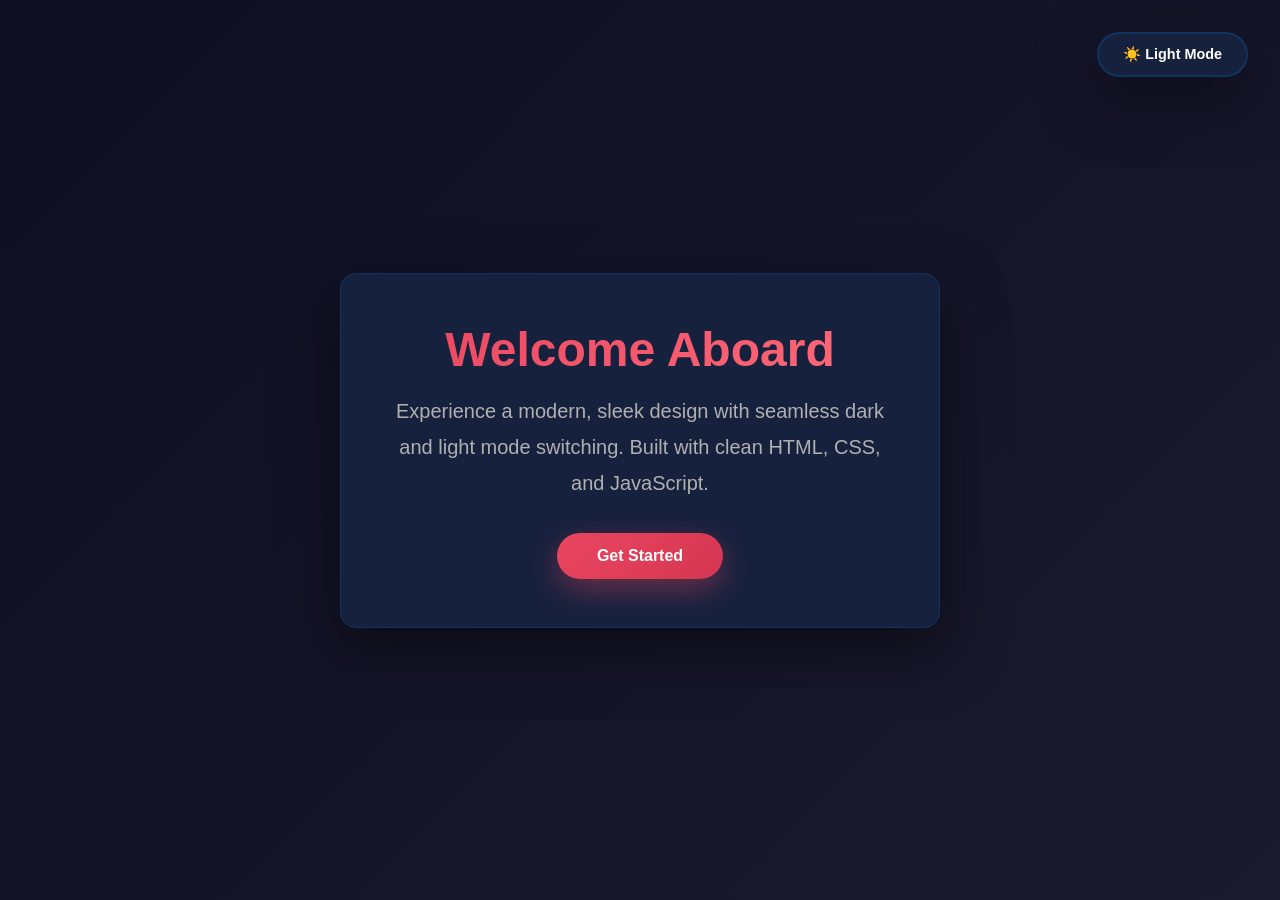
<file: project-01-html-darkmode/index.html>
<!DOCTYPE html>
<html lang="en">
<head>
    <meta charset="UTF-8">
    <meta name="viewport" content="width=device-width, initial-scale=1.0">
    <title>Welcome - Modern Dark Mode</title>
    <link rel="stylesheet" href="styles/style.css">
</head>
<body>
    <button class="theme-toggle" id="themeToggle" aria-label="Toggle theme">☀️ Light Mode</button>
    
    <div class="container">
        <div class="card">
            <h1 class="hero-text">Welcome Aboard</h1>
            <p class="subtitle">Experience a modern, sleek design with seamless dark and light mode switching. Built with clean HTML, CSS, and JavaScript.</p>
            <button class="cta-button" id="ctaButton">Get Started</button>
        </div>
    </div>
    
    <script src="js/main.js"></script>
</body>
</html>
</file>
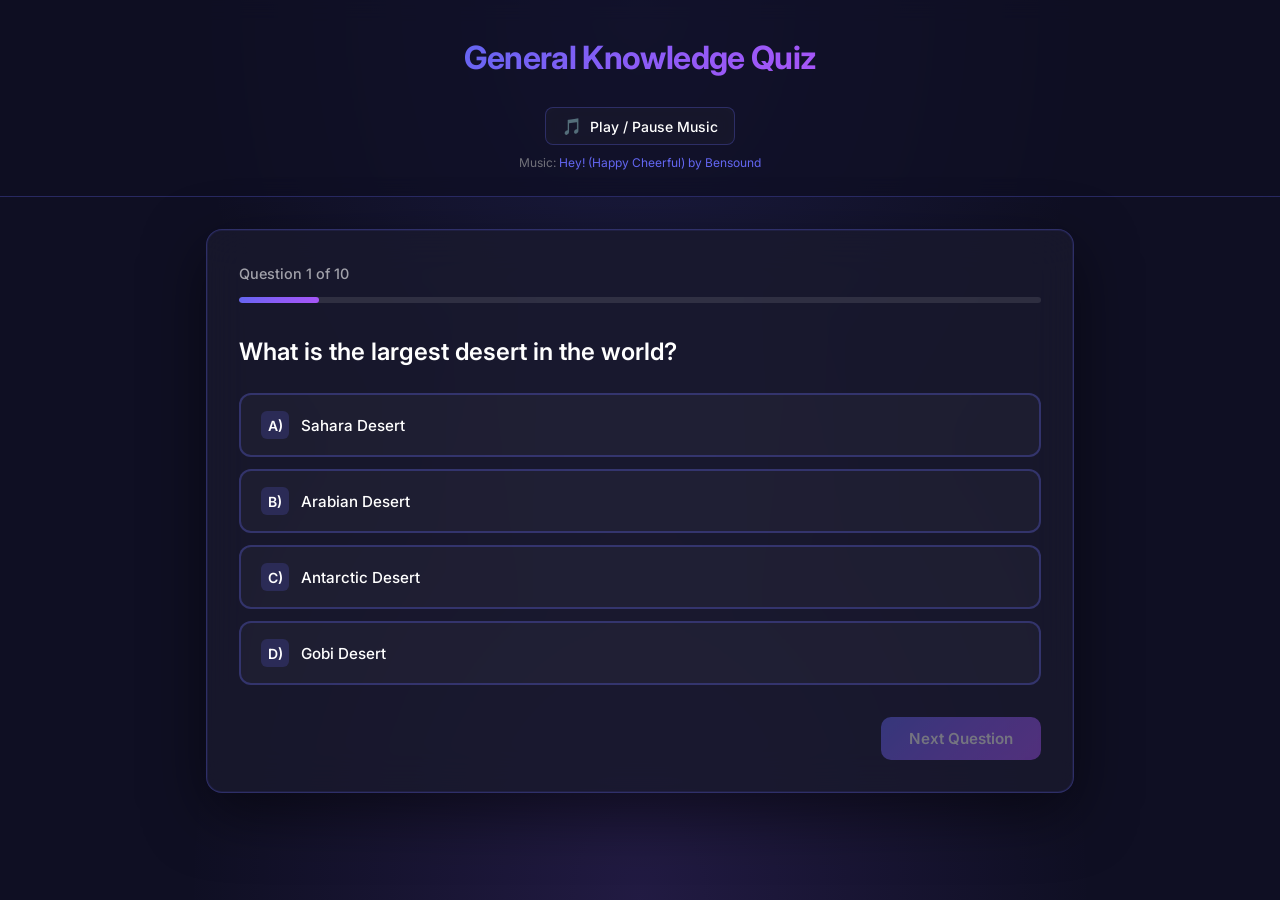
<file: project-02-quiz-app/index.html>
<!DOCTYPE html>
<html lang="en">
<head>
    <meta charset="UTF-8">
    <meta name="viewport" content="width=device-width, initial-scale=1.0">
    <title>Interactive General Knowledge Quiz</title>
    <link rel="preconnect" href="https://fonts.googleapis.com">
    <link rel="preconnect" href="https://fonts.gstatic.com" crossorigin>
    <link href="https://fonts.googleapis.com/css2?family=Inter:wght@400;500;600;700&display=swap" rel="stylesheet">
    <link rel="stylesheet" href="styles/style.css">
</head>
<body>
    <div class="background-gradient"></div>
    
    <header class="app-header">
        <div class="header-content">
            <h1 class="app-title">General Knowledge Quiz</h1>
            <div class="audio-player">
                <button id="audioToggleBtn" class="audio-btn" aria-label="Toggle background music">
                    <span class="audio-icon">🎵</span>
                    <span id="audioStatus">Play / Pause Music</span>
                </button>
                <audio id="backgroundMusic" loop>
                    <source src="assets/bensound-hey.mp3" type="audio/mpeg">
                    Your browser does not support the audio element.
                </audio>
                <p class="audio-credit">Music: <a href="https://www.bensound.com/royalty-free-music/track/hey-happy-cheerful" target="_blank" rel="noopener noreferrer">Hey! (Happy Cheerful) by Bensound</a></p>
            </div>
        </div>
    </header>

    <main class="main-container">
        <!-- Quiz View -->
        <section id="quizView" class="view">
            <div class="quiz-card card">
                <div class="quiz-header">
                    <div class="progress-info">
                        <span class="question-counter">
                            Question <span id="currentQuestionNum">1</span> of <span id="totalQuestions">10</span>
                        </span>
                        <div class="progress-bar-container">
                            <div id="progressBar" class="progress-bar"></div>
                        </div>
                    </div>
                </div>
                
                <div class="quiz-content">
                    <h2 id="questionText" class="question-text"></h2>
                    <div id="optionsContainer" class="options-container">
                        <!-- Options will be dynamically inserted -->
                    </div>
                </div>
                
                <div class="quiz-footer">
                    <button id="nextBtn" class="next-btn" disabled>Next Question</button>
                </div>
            </div>
        </section>

        <!-- Results Dashboard View -->
        <section id="dashboardView" class="view" style="display: none;">
            <div class="dashboard-card card">
                <div class="dashboard-header">
                    <h2 class="dashboard-title">Quiz Results</h2>
                    <div class="accuracy-display">
                        <div class="accuracy-circle">
                            <span id="accuracyPercentage" class="accuracy-percentage">0%</span>
                        </div>
                        <p class="accuracy-label">Accuracy</p>
                    </div>
                </div>
                
                <div class="dashboard-stats">
                    <div class="stat-card correct-stat">
                        <div class="stat-icon">✓</div>
                        <div class="stat-info">
                            <span id="correctCount" class="stat-number">0</span>
                            <span class="stat-label">Correct Answers</span>
                        </div>
                    </div>
                    <div class="stat-card wrong-stat">
                        <div class="stat-icon">✗</div>
                        <div class="stat-info">
                            <span id="wrongCount" class="stat-number">0</span>
                            <span class="stat-label">Wrong Answers</span>
                        </div>
                    </div>
                </div>
                
                <div class="breakdown-section">
                    <h3 class="breakdown-title">Detailed Breakdown</h3>
                    <div id="breakdownContainer" class="breakdown-container">
                        <!-- Breakdown items will be dynamically inserted -->
                    </div>
                </div>
                
                <div class="dashboard-footer">
                    <button id="restartBtn" class="restart-btn">Restart Quiz</button>
                </div>
            </div>
        </section>
    </main>
    
    <script src="js/main.js"></script>
</body>
</html>
</file>
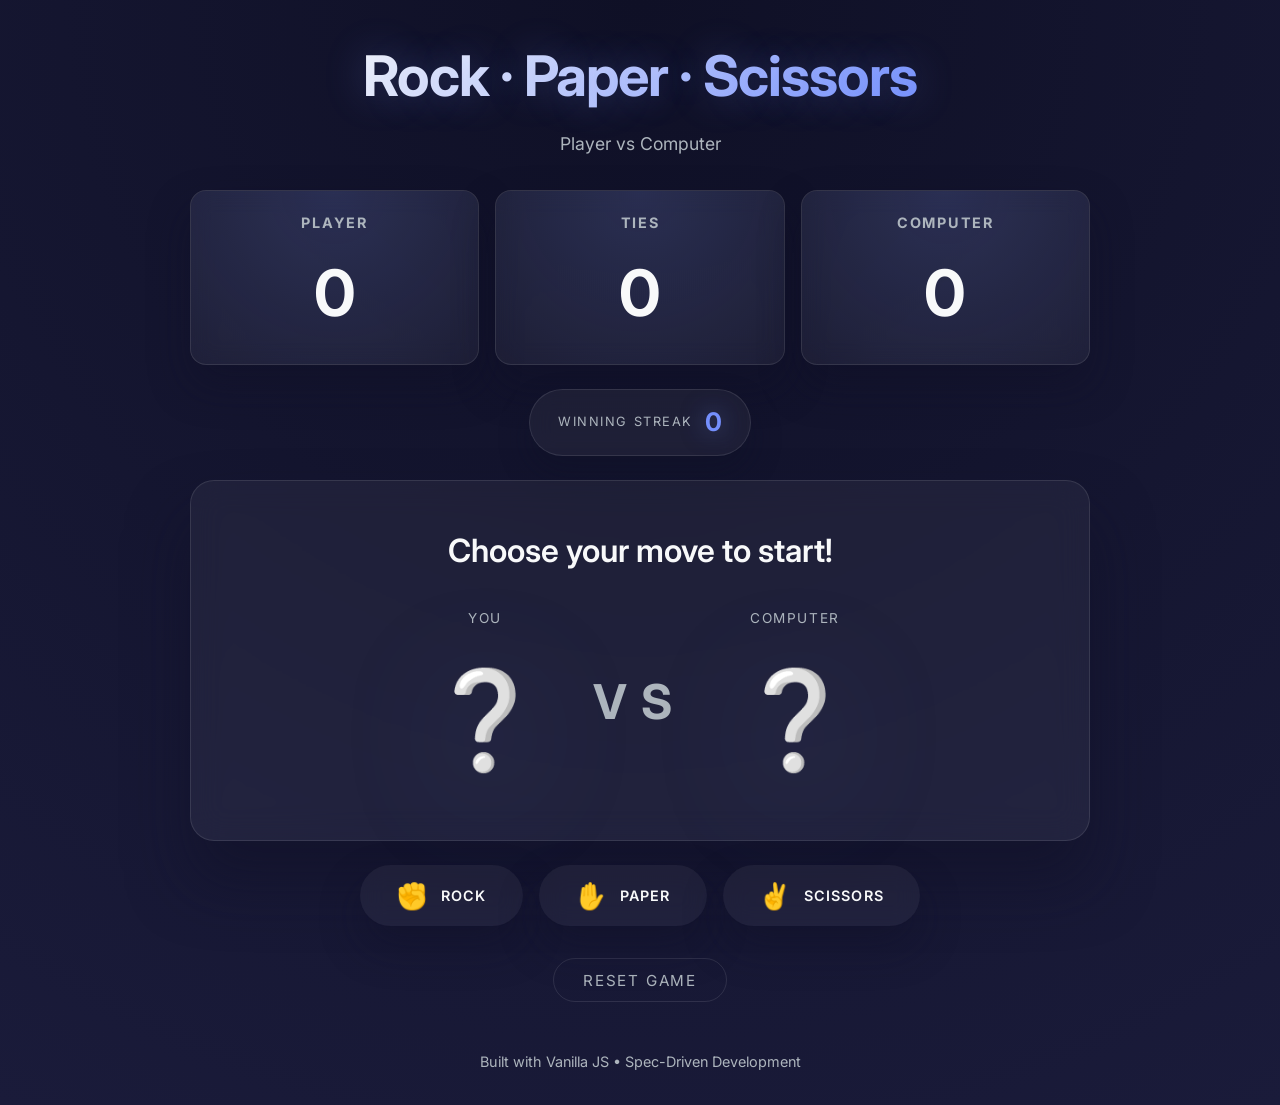
<file: project-03-rock-paper-scissors/index.html>
<!DOCTYPE html>
<html lang="en">
<head>
    <meta charset="UTF-8">
    <meta name="viewport" content="width=device-width, initial-scale=1.0">
    <title>Rock, Paper, Scissors</title>
    <link rel="preconnect" href="https://fonts.googleapis.com">
    <link rel="preconnect" href="https://fonts.gstatic.com" crossorigin>
    <link href="https://fonts.googleapis.com/css2?family=Inter:wght@400;600;700&display=swap" rel="stylesheet">
    <link rel="stylesheet" href="styles/style.css">
</head>
<body>
    <header class="header">
        <h1 class="title">Rock · Paper · Scissors</h1>
        <p class="subtitle">Player vs Computer</p>
    </header>

    <main class="main">
        <section class="scoreboard" aria-label="Scoreboard">
            <article class="score-card">
                <h2 class="score-label">Player</h2>
                <p class="score-value" id="player-score">0</p>
            </article>
            <article class="score-card">
                <h2 class="score-label">Ties</h2>
                <p class="score-value" id="tie-score">0</p>
            </article>
            <article class="score-card">
                <h2 class="score-label">Computer</h2>
                <p class="score-value" id="computer-score">0</p>
            </article>
        </section>

        <section class="streak" aria-label="Winning streak">
            <span class="streak-label">Winning Streak</span>
            <span class="streak-value" id="streak">0</span>
        </section>

        <section class="game-arena" aria-live="polite" aria-label="Game arena">
            <div class="result-display">
                <p class="result-text" id="result-text">Choose your move to start!</p>
            </div>
            <div class="move-display">
                <div class="move-card">
                    <p class="move-label">You</p>
                    <div class="move-emoji" id="player-move">❔</div>
                </div>
                <div class="vs">VS</div>
                <div class="move-card">
                    <p class="move-label">Computer</p>
                    <div class="move-emoji" id="computer-move">❔</div>
                </div>
            </div>
        </section>

        <section class="choices" aria-label="Choose your move">
            <button class="choice-btn" data-choice="rock" aria-label="Rock">
                <span class="choice-emoji">✊</span>
                <span class="choice-label">Rock</span>
            </button>
            <button class="choice-btn" data-choice="paper" aria-label="Paper">
                <span class="choice-emoji">✋</span>
                <span class="choice-label">Paper</span>
            </button>
            <button class="choice-btn" data-choice="scissors" aria-label="Scissors">
                <span class="choice-emoji">✌️</span>
                <span class="choice-label">Scissors</span>
            </button>
        </section>

        <div class="actions">
            <button class="reset-btn" id="reset-btn">Reset Game</button>
        </div>
    </main>

    <footer class="footer">
        <p>Built with Vanilla JS • Spec-Driven Development</p>
    </footer>

    <script src="js/main.js"></script>
</body>
</html>
</file>
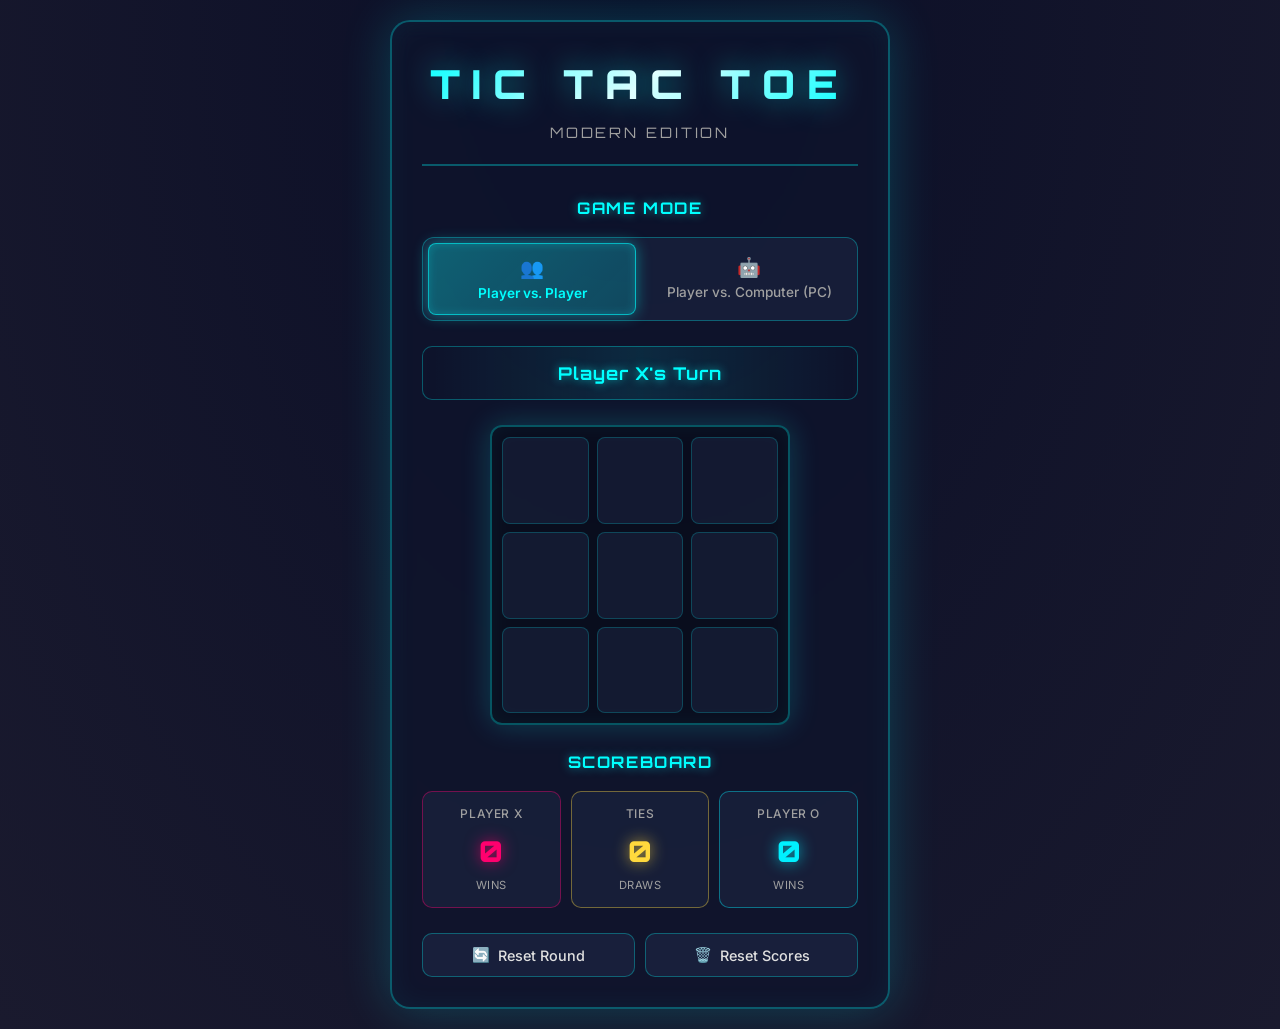
<file: project-04-tic-tac-toe/index.html>
<!DOCTYPE html>
<html lang="en">
<head>
    <meta charset="UTF-8">
    <meta name="viewport" content="width=device-width, initial-scale=1.0">
    <title>Modern Tic Tac Toe - PvP & PvC</title>
    <link rel="preconnect" href="https://fonts.googleapis.com">
    <link rel="preconnect" href="https://fonts.gstatic.com" crossorigin>
    <link href="https://fonts.googleapis.com/css2?family=Orbitron:wght@400;700;900&family=Inter:wght@300;400;500;600&display=swap" rel="stylesheet">
    <link rel="stylesheet" href="styles/style.css">
</head>
<body>
    <div class="container">
        <header class="game-header">
            <h1 class="game-title">TIC TAC TOE</h1>
            <p class="game-subtitle">Modern Edition</p>
        </header>

        <section class="mode-section">
            <h2 class="section-title">Game Mode</h2>
            <div class="mode-switcher">
                <button class="mode-btn active" data-mode="pvp" id="modePvp">
                    <span class="mode-icon">👥</span>
                    <span class="mode-text">Player vs. Player</span>
                </button>
                <button class="mode-btn" data-mode="pvc" id="modePvc">
                    <span class="mode-icon">🤖</span>
                    <span class="mode-text">Player vs. Computer (PC)</span>
                </button>
            </div>
        </section>

        <section class="status-section">
            <div class="status-banner" id="statusBanner">
                <span id="statusText">Player X's Turn</span>
            </div>
        </section>

        <section class="game-board-section">
            <div class="game-board" id="gameBoard">
                <button class="cell" data-cell-index="0" aria-label="Cell 0"></button>
                <button class="cell" data-cell-index="1" aria-label="Cell 1"></button>
                <button class="cell" data-cell-index="2" aria-label="Cell 2"></button>
                <button class="cell" data-cell-index="3" aria-label="Cell 3"></button>
                <button class="cell" data-cell-index="4" aria-label="Cell 4"></button>
                <button class="cell" data-cell-index="5" aria-label="Cell 5"></button>
                <button class="cell" data-cell-index="6" aria-label="Cell 6"></button>
                <button class="cell" data-cell-index="7" aria-label="Cell 7"></button>
                <button class="cell" data-cell-index="8" aria-label="Cell 8"></button>
            </div>
        </section>

        <section class="scoreboard-section">
            <h2 class="section-title">Scoreboard</h2>
            <div class="scoreboard">
                <div class="score-card score-x">
                    <div class="score-label">Player X</div>
                    <div class="score-value" id="scoreX">0</div>
                    <div class="score-type">Wins</div>
                </div>
                <div class="score-card score-tie">
                    <div class="score-label">Ties</div>
                    <div class="score-value" id="scoreTie">0</div>
                    <div class="score-type">Draws</div>
                </div>
                <div class="score-card score-o">
                    <div class="score-label" id="scoreOLabel">Player O</div>
                    <div class="score-value" id="scoreO">0</div>
                    <div class="score-type">Wins</div>
                </div>
            </div>
        </section>

        <section class="controls-section">
            <button class="control-btn reset-round" id="resetRoundBtn">
                <span>🔄</span>
                <span>Reset Round</span>
            </button>
            <button class="control-btn reset-scores" id="resetScoresBtn">
                <span>🗑️</span>
                <span>Reset Scores</span>
            </button>
        </section>
    </div>

    <script src="js/main.js"></script>
</body>
</html>
</file>
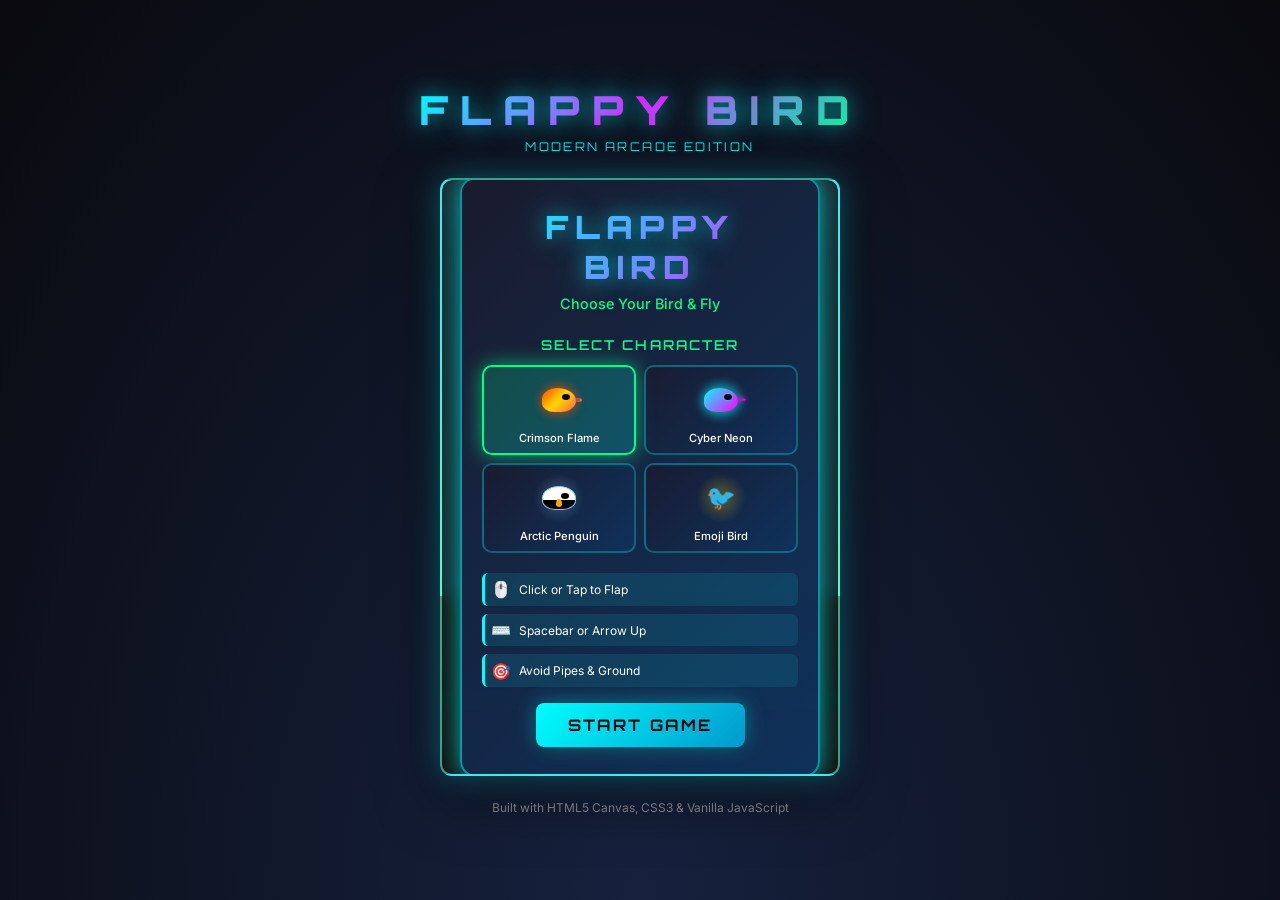
<file: project-05-flappy-bird/index.html>
<!DOCTYPE html>
<html lang="en">
<head>
    <meta charset="UTF-8">
    <meta name="viewport" content="width=device-width, initial-scale=1.0">
    <title>Modern Flappy Bird - Arcade Edition</title>
    <link rel="preconnect" href="https://fonts.googleapis.com">
    <link rel="preconnect" href="https://fonts.gstatic.com" crossorigin>
    <link href="https://fonts.googleapis.com/css2?family=Orbitron:wght@400;700;900&family=Inter:wght@300;400;500;600&display=swap" rel="stylesheet">
    <link rel="stylesheet" href="styles/style.css">
</head>
<body>
    <div class="container">
        <header class="game-header">
            <h1 class="game-title">FLAPPY BIRD</h1>
            <p class="game-subtitle">Modern Arcade Edition</p>
        </header>

        <main class="game-main">
            <div class="canvas-wrapper">
                <canvas id="gameCanvas" width="400" height="600" aria-label="Flappy Bird Game Canvas"></canvas>
                
                <!-- Score Display -->
                <div class="score-hud" id="scoreHud">
                    <div class="score-value" id="currentScore">0</div>
                </div>
                
                <!-- Start Screen Overlay -->
                <div class="overlay start-overlay" id="startOverlay">
                    <div class="overlay-card start-card">
                        <h2 class="overlay-title">FLAPPY BIRD</h2>
                        <p class="overlay-subtitle">Choose Your Bird & Fly</p>
                        
                        <div class="character-selection">
                            <h3 class="selection-title">Select Character</h3>
                            <div class="character-grid">
                                <button class="character-option active" data-character="flame" id="charFlame" aria-label="Crimson Flame Bird">
                                    <div class="character-preview flame-preview">
                                        <div class="bird-sprite flame-sprite"></div>
                                    </div>
                                    <div class="character-name">Crimson Flame</div>
                                </button>
                                <button class="character-option" data-character="cyber" id="charCyber" aria-label="Cyber Neon Bluejay">
                                    <div class="character-preview cyber-preview">
                                        <div class="bird-sprite cyber-sprite"></div>
                                    </div>
                                    <div class="character-name">Cyber Neon</div>
                                </button>
                                <button class="character-option" data-character="penguin" id="charPenguin" aria-label="Arctic Penguin">
                                    <div class="character-preview penguin-preview">
                                        <div class="bird-sprite penguin-sprite"></div>
                                    </div>
                                    <div class="character-name">Arctic Penguin</div>
                                </button>
                                <button class="character-option" data-character="emoji" id="charEmoji" aria-label="Emoji Sprite Bird">
                                    <div class="character-preview emoji-preview">
                                        <div class="bird-sprite emoji-sprite">🐦</div>
                                    </div>
                                    <div class="character-name">Emoji Bird</div>
                                </button>
                            </div>
                        </div>
                        
                        <div class="instructions">
                            <div class="instruction-item">
                                <span class="instruction-icon">🖱️</span>
                                <span>Click or Tap to Flap</span>
                            </div>
                            <div class="instruction-item">
                                <span class="instruction-icon">⌨️</span>
                                <span>Spacebar or Arrow Up</span>
                            </div>
                            <div class="instruction-item">
                                <span class="instruction-icon">🎯</span>
                                <span>Avoid Pipes & Ground</span>
                            </div>
                        </div>
                        <button class="start-btn" id="startBtn">START GAME</button>
                    </div>
                </div>
                
                <!-- Game Over Screen Overlay -->
                <div class="overlay gameover-overlay" id="gameOverOverlay">
                    <div class="overlay-card">
                        <h2 class="overlay-title gameover-title">GAME OVER</h2>
                        <div class="score-summary">
                            <div class="score-row">
                                <span class="score-label">Score</span>
                                <span class="score-number" id="finalScore">0</span>
                            </div>
                            <div class="score-row">
                                <span class="score-label">Best</span>
                                <span class="score-number best-score" id="bestScore">0</span>
                            </div>
                        </div>
                        <button class="restart-btn" id="restartBtn">PLAY AGAIN</button>
                    </div>
                </div>
            </div>
        </main>

        <footer class="game-footer">
            <p class="footer-text">Built with HTML5 Canvas, CSS3 & Vanilla JavaScript</p>
        </footer>
    </div>

    <script src="js/main.js"></script>
</body>
</html>
</file>
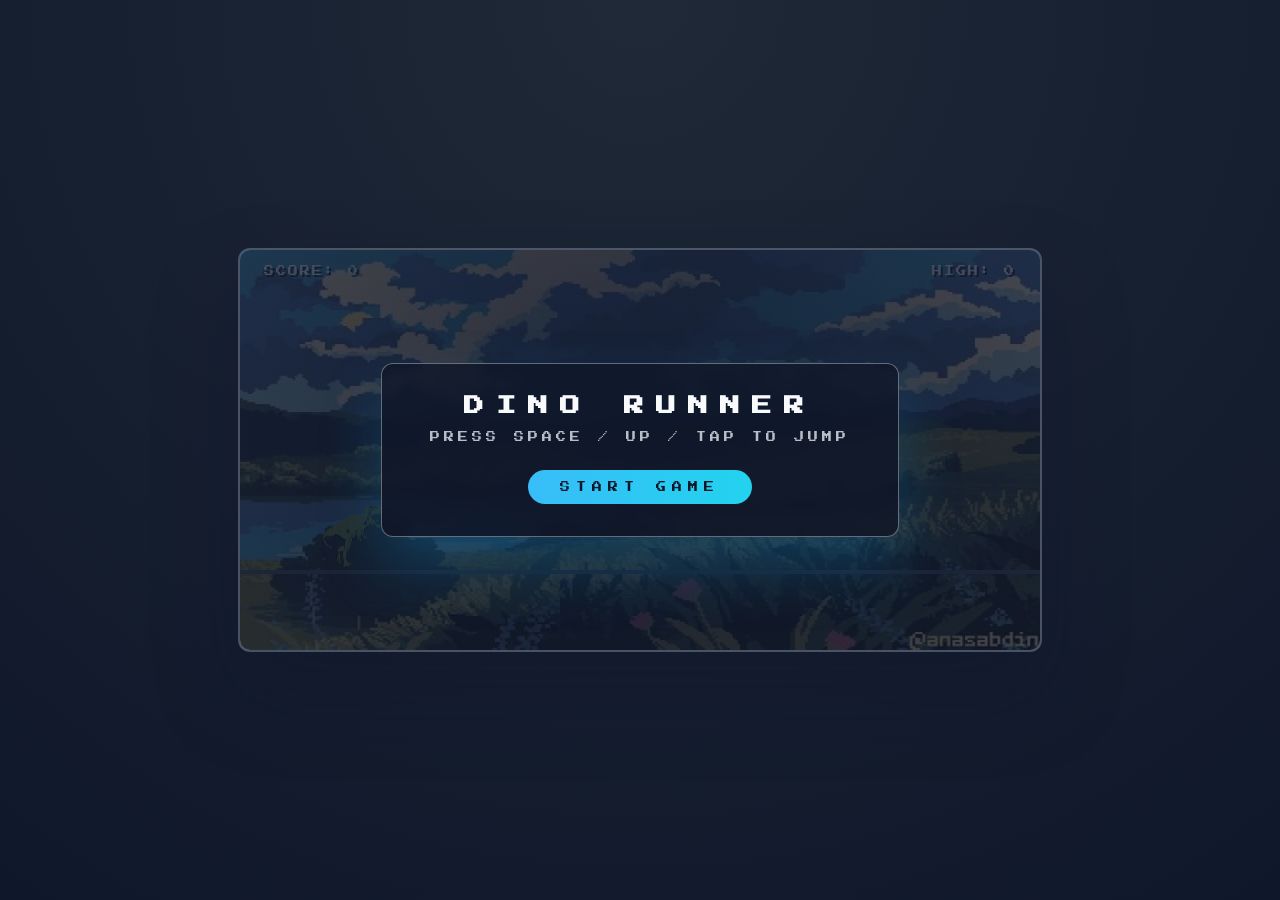
<file: project-06-dino-runner/index.html>
<!DOCTYPE html>
<html lang="en">
<head>
    <meta charset="UTF-8">
    <meta name="viewport" content="width=device-width, initial-scale=1.0">
    <title>Custom Pixel Art Dino Runner</title>
    <link rel="preconnect" href="https://fonts.googleapis.com">
    <link rel="preconnect" href="https://fonts.gstatic.com" crossorigin>
    <link href="https://fonts.googleapis.com/css2?family=Press+Start+2P&display=swap" rel="stylesheet">
    <link rel="stylesheet" href="styles/style.css">
</head>
<body>
    <div class="game-wrapper">
        <div class="hud">
            <div class="score">SCORE: <span id="score">0</span></div>
            <div class="high-score">HIGH: <span id="highScore">0</span></div>
        </div>

        <canvas id="gameCanvas" width="800" height="400" aria-label="Dino Runner Game"></canvas>

        <div id="startScreen" class="overlay">
            <div class="overlay-card">
                <h1>DINO RUNNER</h1>
                <p>Press SPACE / UP / TAP to jump</p>
                <button id="startBtn">START GAME</button>
            </div>
        </div>

        <div id="gameOverScreen" class="overlay hidden">
            <div class="overlay-card">
                <h1>GAME OVER</h1>
                <p>Your Score: <span id="finalScore">0</span></p>
                <p>High Score: <span id="finalHighScore">0</span></p>
                <button id="restartBtn">RESTART</button>
            </div>
        </div>
    </div>

    <script src="js/main.js"></script>
</body>
</html>
</file>
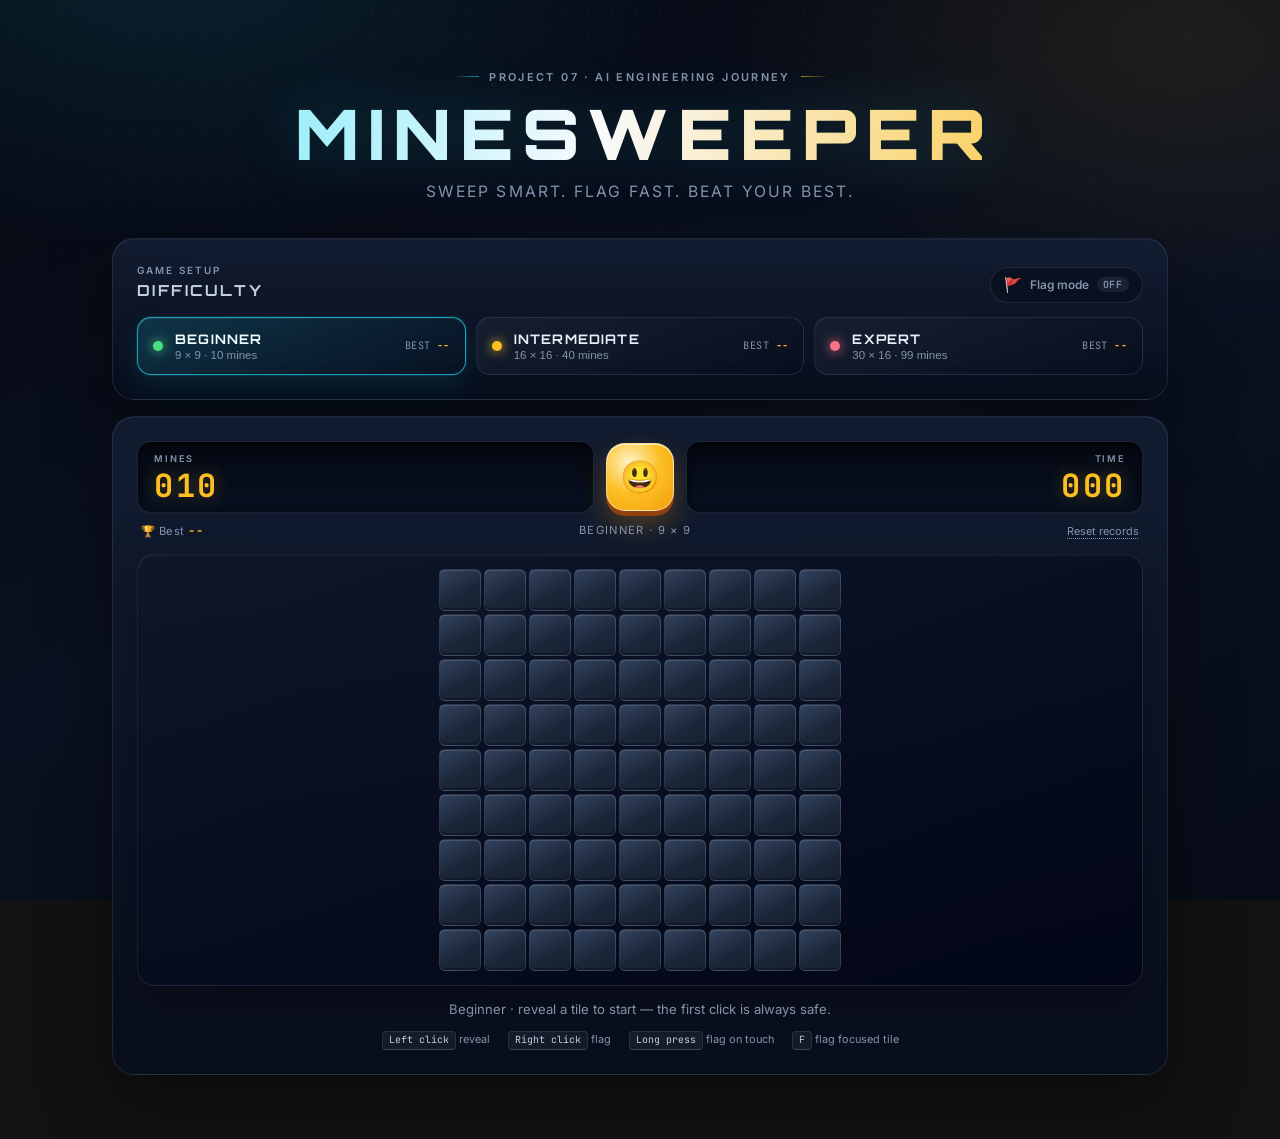
<file: project-07-minesweeper/index.html>
<!DOCTYPE html>
<html lang="en">
<head>
    <meta charset="UTF-8">
    <meta name="viewport" content="width=device-width, initial-scale=1.0">
    <meta name="description" content="A modern, multi-difficulty Minesweeper game built with pure HTML, CSS, and Vanilla JavaScript.">
    <title>Minesweeper — Modern Arcade Edition</title>
    <link rel="preconnect" href="https://fonts.googleapis.com">
    <link rel="preconnect" href="https://fonts.gstatic.com" crossorigin>
    <link href="https://fonts.googleapis.com/css2?family=Inter:wght@400;500;600;700&family=JetBrains+Mono:wght@500;700&family=Orbitron:wght@500;700;900&display=swap" rel="stylesheet">
    <link rel="stylesheet" href="styles/style.css">
</head>
<body>
    <main class="app">
        <header class="hero">
            <p class="eyebrow">Project 07 · AI Engineering Journey</p>
            <h1 class="game-title">MINESWEEPER</h1>
            <p class="game-subtitle">Sweep smart. Flag fast. Beat your best.</p>
        </header>

        <section class="control-panel" aria-labelledby="difficultyHeading">
            <div class="panel-heading">
                <div class="panel-heading-copy">
                    <p class="panel-kicker">Game setup</p>
                    <h2 id="difficultyHeading">Difficulty</h2>
                </div>
                <button id="flagModeBtn" class="flag-toggle" type="button" aria-pressed="false">
                    <span class="flag-toggle-icon" aria-hidden="true">🚩</span>
                    <span>Flag mode</span>
                    <span id="flagModeState" class="toggle-state">Off</span>
                </button>
            </div>

            <div class="difficulty-switcher" role="group" aria-label="Choose a difficulty">
                <button type="button" class="difficulty-btn is-active" data-difficulty="beginner" aria-pressed="true">
                    <span class="difficulty-dot" aria-hidden="true"></span>
                    <span class="difficulty-copy">
                        <span class="difficulty-name">Beginner</span>
                        <span class="difficulty-meta">9 × 9 · 10 mines</span>
                    </span>
                    <span class="difficulty-best">Best <b data-best="beginner">--</b></span>
                </button>

                <button type="button" class="difficulty-btn" data-difficulty="intermediate" aria-pressed="false">
                    <span class="difficulty-dot" aria-hidden="true"></span>
                    <span class="difficulty-copy">
                        <span class="difficulty-name">Intermediate</span>
                        <span class="difficulty-meta">16 × 16 · 40 mines</span>
                    </span>
                    <span class="difficulty-best">Best <b data-best="intermediate">--</b></span>
                </button>

                <button type="button" class="difficulty-btn" data-difficulty="expert" aria-pressed="false">
                    <span class="difficulty-dot" aria-hidden="true"></span>
                    <span class="difficulty-copy">
                        <span class="difficulty-name">Expert</span>
                        <span class="difficulty-meta">30 × 16 · 99 mines</span>
                    </span>
                    <span class="difficulty-best">Best <b data-best="expert">--</b></span>
                </button>
            </div>
        </section>

        <section class="game-panel" aria-labelledby="boardHeading">
            <h2 id="boardHeading" class="sr-only">Minesweeper board</h2>

            <div class="hud">
                <div class="hud-card">
                    <span class="hud-label">Mines</span>
                    <span id="mineCounter" class="hud-value" aria-label="10 mines remaining">010</span>
                </div>

                <button id="faceButton" class="face-button" type="button" aria-label="Start a new game">😃</button>

                <div class="hud-card hud-card--right">
                    <span class="hud-label">Time</span>
                    <span id="timer" class="hud-value" aria-label="Elapsed time in seconds">000</span>
                </div>
            </div>

            <div class="hud-meta">
                <span class="best-time">🏆 Best <strong id="bestTime">--</strong></span>
                <span id="difficultyReadout" class="difficulty-readout">Beginner · 9 × 9</span>
                <button id="resetRecordsBtn" class="text-button" type="button">Reset records</button>
            </div>

            <div class="board-shell">
                <div class="board-scroller" id="boardScroller">
                    <div id="board" class="board" role="group" aria-label="Minesweeper board"></div>
                </div>
            </div>

            <p id="statusMessage" class="status-message" role="status" aria-live="polite">
                Beginner · reveal a tile to start.
            </p>

            <div class="legend" aria-label="Controls">
                <span><kbd>Left click</kbd> reveal</span>
                <span><kbd>Right click</kbd> flag</span>
                <span><kbd>Long press</kbd> flag on touch</span>
                <span><kbd>F</kbd> flag focused tile</span>
            </div>
        </section>
    </main>

    <script src="js/main.js"></script>
</body>
</html>
</file>
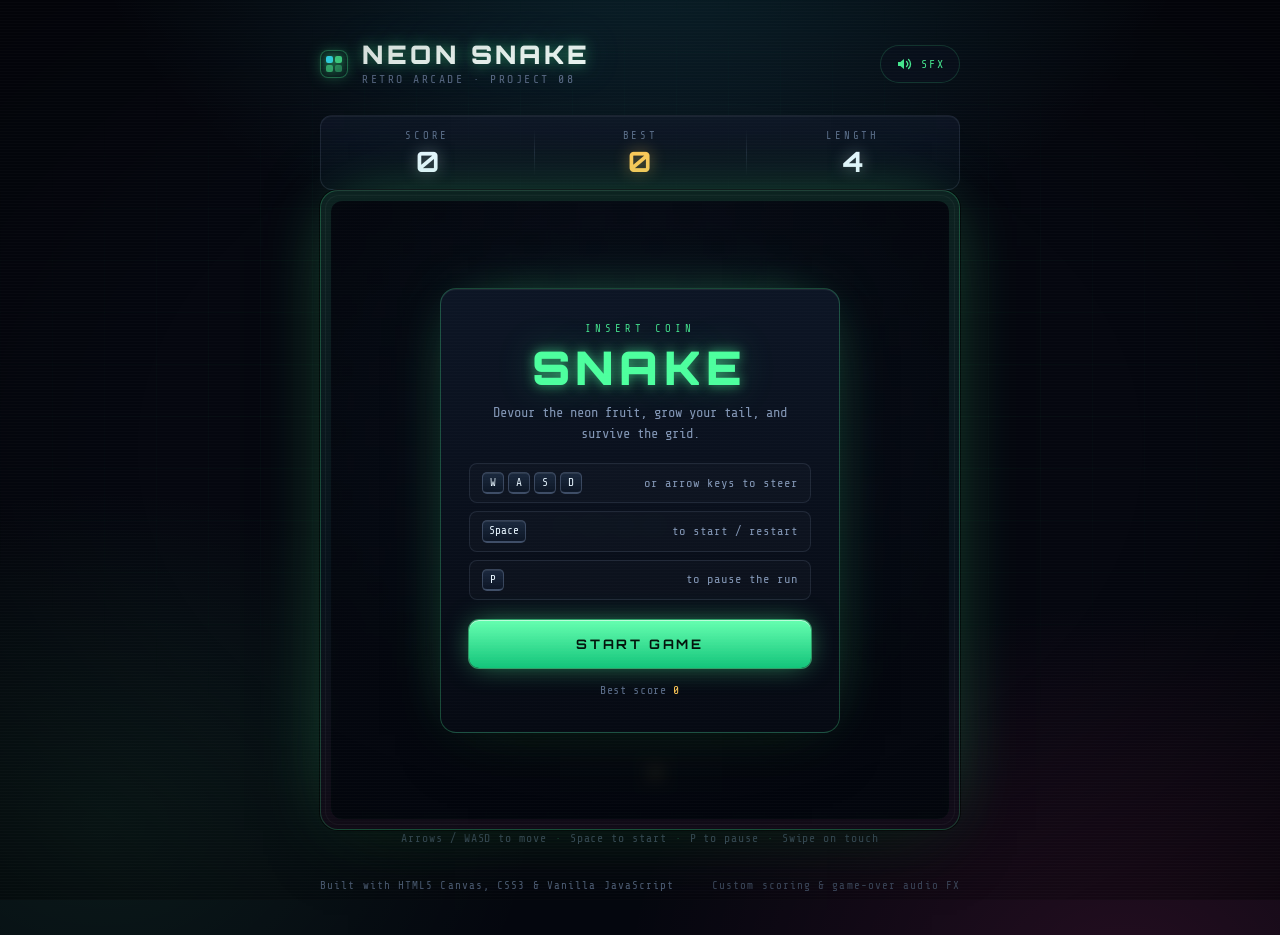
<file: project-08-snake-game/index.html>
<!DOCTYPE html>
<html lang="en">
<head>
    <meta charset="UTF-8">
    <meta name="viewport" content="width=device-width, initial-scale=1.0">
    <meta name="description" content="Neon Snake — a retro arcade Snake game built with HTML5 Canvas, CSS3 and Vanilla JavaScript.">
    <meta name="theme-color" content="#05070f">
    <link rel="icon" href="data:image/svg+xml,%3Csvg xmlns='http://www.w3.org/2000/svg' viewBox='0 0 32 32'%3E%3Crect width='32' height='32' rx='7' fill='%2305070f'/%3E%3Crect x='6' y='6' width='9' height='9' rx='2' fill='%234dff9e'/%3E%3Crect x='15' y='6' width='9' height='9' rx='2' fill='%2335e6ff'/%3E%3Crect x='15' y='15' width='9' height='9' rx='2' fill='%234dff9e'/%3E%3Crect x='24' y='15' width='6' height='6' rx='2' fill='%23ffc857'/%3E%3C/svg%3E">
    <title>Neon Snake — Retro Arcade</title>

    <link rel="preconnect" href="https://fonts.googleapis.com">
    <link rel="preconnect" href="https://fonts.gstatic.com" crossorigin>
    <link href="https://fonts.googleapis.com/css2?family=Orbitron:wght@500;700;900&family=Share+Tech+Mono&display=swap" rel="stylesheet">
    <link rel="stylesheet" href="styles/style.css">
</head>
<body>
    <div class="app">
        <header class="topbar">
            <div class="brand">
                <span class="brand-mark" aria-hidden="true">
                    <span></span><span></span><span></span><span></span>
                </span>
                <div class="brand-text">
                    <h1 class="brand-title">NEON SNAKE</h1>
                    <p class="brand-sub">Retro Arcade &middot; Project 08</p>
                </div>
            </div>

            <button class="sound-btn" id="soundToggle" type="button"
                    aria-pressed="false" aria-label="Mute sound effects" title="Toggle sound effects">
                <svg class="sound-icon" viewBox="0 0 24 24" aria-hidden="true" focusable="false">
                    <path d="M4 9.4h3.1L12 5.4v13.2l-4.9-4H4z" fill="currentColor"></path>
                    <path class="sound-wave" d="M15.4 8.7a4.7 4.7 0 0 1 0 6.6M18.1 6a8.2 8.2 0 0 1 0 12"
                          fill="none" stroke="currentColor" stroke-width="1.8" stroke-linecap="round"></path>
                    <path class="sound-off" d="M15.8 9.4l5.1 5.2m0-5.2l-5.1 5.2"
                          fill="none" stroke="currentColor" stroke-width="1.8" stroke-linecap="round"></path>
                </svg>
                <span class="sound-label" id="soundLabel">SFX</span>
            </button>
        </header>

        <main class="game">
            <section class="hud" aria-label="Game statistics">
                <div class="stat">
                    <span class="stat-label">Score</span>
                    <span class="stat-value" id="scoreValue">0</span>
                </div>
                <div class="stat stat--best">
                    <span class="stat-label">Best</span>
                    <span class="stat-value" id="bestValue">0</span>
                </div>
                <div class="stat">
                    <span class="stat-label">Length</span>
                    <span class="stat-value" id="lengthValue">4</span>
                </div>
            </section>

            <div class="stage" id="stage">
                <canvas id="gameCanvas" width="480" height="480" role="img"
                        aria-label="Snake game board. Use arrow keys or W A S D to steer."></canvas>

                <!-- Start screen -->
                <div class="overlay overlay--start is-active" id="startOverlay">
                    <div class="overlay-card">
                        <p class="eyebrow">Insert coin</p>
                        <h2 class="overlay-title neon-green">SNAKE</h2>
                        <p class="overlay-text">Devour the neon fruit, grow your tail, and survive the grid.</p>

                        <ul class="keys">
                            <li>
                                <span class="key-group">
                                    <kbd>W</kbd><kbd>A</kbd><kbd>S</kbd><kbd>D</kbd>
                                </span>
                                <span class="key-desc">or arrow keys to steer</span>
                            </li>
                            <li>
                                <span class="key-group"><kbd>Space</kbd></span>
                                <span class="key-desc">to start / restart</span>
                            </li>
                            <li>
                                <span class="key-group"><kbd>P</kbd></span>
                                <span class="key-desc">to pause the run</span>
                            </li>
                        </ul>

                        <p class="touch-hint">Swipe on the board to steer</p>

                        <button class="btn btn--primary" id="startBtn" type="button">Start Game</button>
                        <p class="overlay-note">Best score <strong id="startBest">0</strong></p>
                    </div>
                </div>

                <!-- Pause screen -->
                <div class="overlay overlay--pause" id="pauseOverlay" aria-hidden="true">
                    <div class="overlay-card">
                        <p class="eyebrow">System halted</p>
                        <h2 class="overlay-title neon-cyan">PAUSED</h2>
                        <p class="overlay-text">Catch your breath. The grid will wait.</p>
                        <button class="btn btn--primary" id="resumeBtn" type="button">Resume</button>
                        <p class="overlay-note">Press <kbd>P</kbd> or <kbd>Space</kbd> to continue</p>
                    </div>
                </div>

                <!-- Game over screen -->
                <div class="overlay overlay--over" id="gameOverOverlay" aria-hidden="true">
                    <div class="overlay-card">
                        <p class="eyebrow eyebrow--danger">Signal lost</p>
                        <h2 class="overlay-title neon-magenta">GAME OVER</h2>
                        <p class="record-badge" id="newRecordBadge" hidden>&#9733; New high score &#9733;</p>

                        <dl class="summary">
                            <div class="summary-item">
                                <dt>Score</dt>
                                <dd id="finalScore">0</dd>
                            </div>
                            <div class="summary-item">
                                <dt>Best</dt>
                                <dd id="finalBest">0</dd>
                            </div>
                            <div class="summary-item">
                                <dt>Length</dt>
                                <dd id="finalLength">4</dd>
                            </div>
                        </dl>

                        <button class="btn btn--primary" id="restartBtn" type="button">Play Again</button>
                        <p class="overlay-note">Press <kbd>Space</kbd> to retry</p>
                    </div>
                </div>
            </div>

            <p class="stage-hint">
                <span>Arrows / WASD to move</span>
                <span class="dot" aria-hidden="true">&middot;</span>
                <span>Space to start</span>
                <span class="dot" aria-hidden="true">&middot;</span>
                <span>P to pause</span>
                <span class="dot" aria-hidden="true">&middot;</span>
                <span>Swipe on touch</span>
            </p>
        </main>

        <footer class="footer">
            <p>Built with HTML5 Canvas, CSS3 &amp; Vanilla JavaScript</p>
            <p class="footer-muted">Custom scoring &amp; game-over audio FX</p>
        </footer>
    </div>

    <p class="sr-only" id="liveStatus" role="status" aria-live="polite"></p>
    <script src="js/main.js"></script>
</body>
</html>
</file>
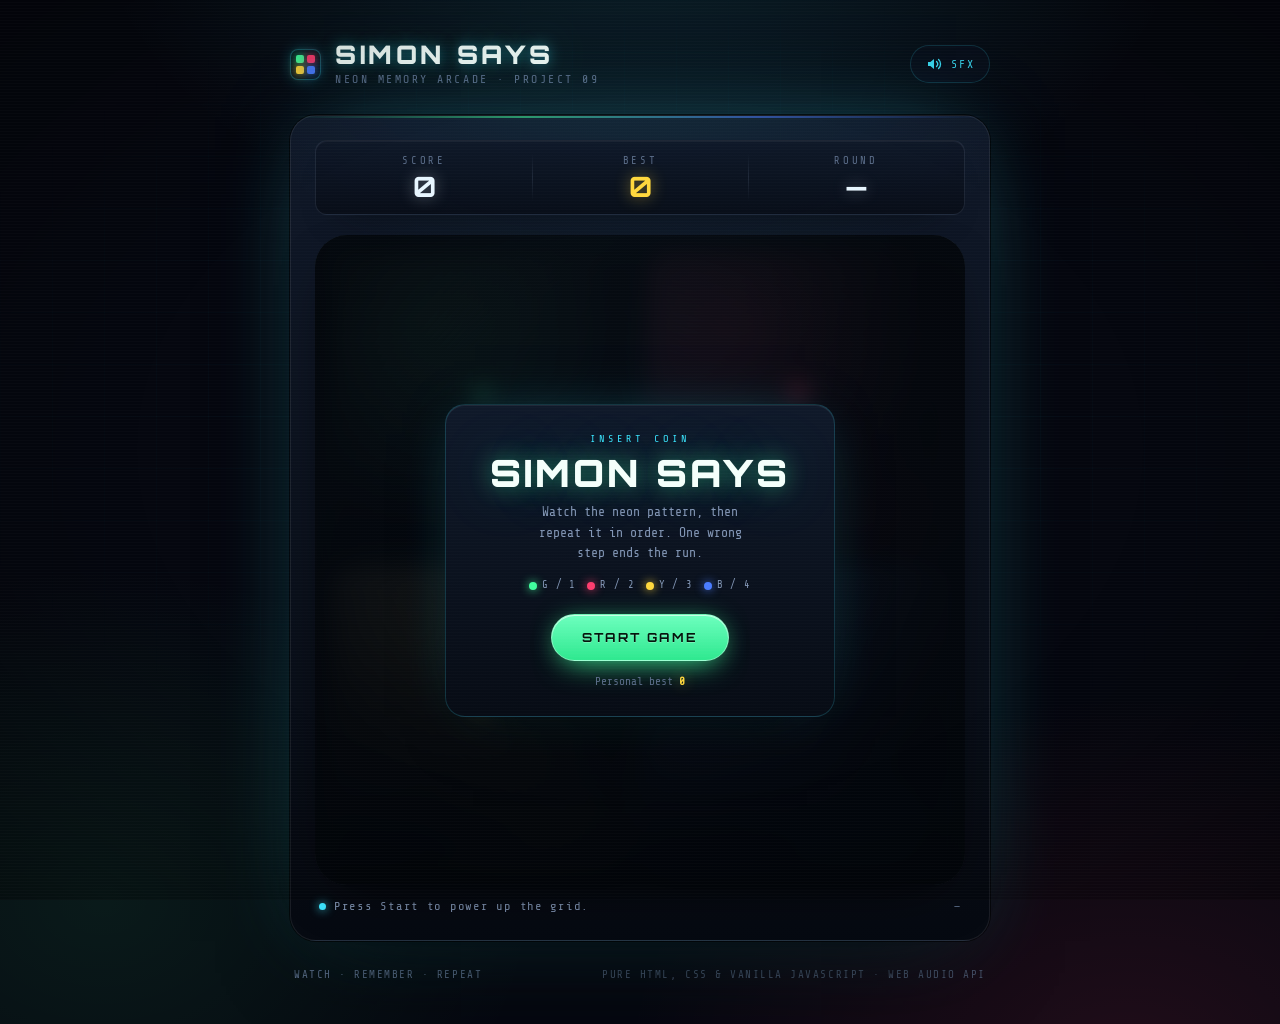
<file: project-09-simon-says/index.html>
<!DOCTYPE html>
<html lang="en">
<head>
    <meta charset="UTF-8">
    <meta name="viewport" content="width=device-width, initial-scale=1.0">
    <meta name="description" content="Simon Says — a neon memory arcade game built with HTML, CSS and Vanilla JavaScript.">
    <meta name="theme-color" content="#05070f">
    <link rel="icon" href="data:image/svg+xml,%3Csvg xmlns='http://www.w3.org/2000/svg' viewBox='0 0 32 32'%3E%3Crect width='32' height='32' rx='7' fill='%2305070f'/%3E%3Crect x='6' y='6' width='9' height='9' rx='2' fill='%2340ff9e'/%3E%3Crect x='17' y='6' width='9' height='9' rx='2' fill='%23ff3d6e'/%3E%3Crect x='6' y='17' width='9' height='9' rx='2' fill='%23ffd83d'/%3E%3Crect x='17' y='17' width='9' height='9' rx='2' fill='%234a7cff'/%3E%3C/svg%3E">
    <title>Simon Says — Neon Memory Arcade</title>

    <link rel="preconnect" href="https://fonts.googleapis.com">
    <link rel="preconnect" href="https://fonts.gstatic.com" crossorigin>
    <link href="https://fonts.googleapis.com/css2?family=Orbitron:wght@500;700;900&family=Share+Tech+Mono&display=swap" rel="stylesheet">
    <link rel="stylesheet" href="styles/style.css">
</head>
<body>
    <div class="app">
        <header class="topbar">
            <div class="brand">
                <span class="brand-mark" aria-hidden="true">
                    <span class="brand-dot brand-dot--green"></span>
                    <span class="brand-dot brand-dot--red"></span>
                    <span class="brand-dot brand-dot--yellow"></span>
                    <span class="brand-dot brand-dot--blue"></span>
                </span>
                <div class="brand-text">
                    <h1 class="brand-title">SIMON SAYS</h1>
                    <p class="brand-sub">Neon Memory Arcade &middot; Project 09</p>
                </div>
            </div>

            <button class="sound-btn" id="soundToggle" type="button"
                    aria-pressed="false" aria-label="Mute sound effects" title="Toggle sound effects">
                <svg class="sound-icon" viewBox="0 0 24 24" aria-hidden="true" focusable="false">
                    <path d="M4 9.4h3.1L12 5.4v13.2l-4.9-4H4z" fill="currentColor"></path>
                    <path class="sound-wave" d="M15.4 8.7a4.7 4.7 0 0 1 0 6.6M18.1 6a8.2 8.2 0 0 1 0 12"
                          fill="none" stroke="currentColor" stroke-width="1.8" stroke-linecap="round"></path>
                    <path class="sound-off" d="M15.8 9.4l5.1 5.2m0-5.2l-5.1 5.2"
                          fill="none" stroke="currentColor" stroke-width="1.8" stroke-linecap="round"></path>
                </svg>
                <span class="sound-label" id="soundLabel">SFX</span>
            </button>
        </header>

        <main class="cabinet">
            <section class="hud" aria-label="Game statistics">
                <div class="stat">
                    <span class="stat-label">Score</span>
                    <span class="stat-value" id="scoreValue">0</span>
                </div>
                <div class="stat stat--best">
                    <span class="stat-label">Best</span>
                    <span class="stat-value" id="bestValue">0</span>
                </div>
                <div class="stat">
                    <span class="stat-label">Round</span>
                    <span class="stat-value" id="roundValue">&mdash;</span>
                </div>
            </section>

            <section class="stage" aria-label="Simon Says play area">
                <div class="board-shell">
                    <div class="board" id="board" data-state="idle" role="group"
                         aria-label="Four colored pads. Green, red, yellow and blue.">
                        <button class="pad pad--green" type="button" data-color="green"
                                aria-label="Green pad" aria-keyshortcuts="G 1">
                            <span class="pad-glyph" aria-hidden="true">&#9650;</span>
                            <span class="pad-name">Green</span>
                        </button>
                        <button class="pad pad--red" type="button" data-color="red"
                                aria-label="Red pad" aria-keyshortcuts="R 2">
                            <span class="pad-glyph" aria-hidden="true">&#9670;</span>
                            <span class="pad-name">Red</span>
                        </button>
                        <button class="pad pad--yellow" type="button" data-color="yellow"
                                aria-label="Yellow pad" aria-keyshortcuts="Y 3">
                            <span class="pad-glyph" aria-hidden="true">&#9632;</span>
                            <span class="pad-name">Yellow</span>
                        </button>
                        <button class="pad pad--blue" type="button" data-color="blue"
                                aria-label="Blue pad" aria-keyshortcuts="B 4">
                            <span class="pad-glyph" aria-hidden="true">&#9679;</span>
                            <span class="pad-name">Blue</span>
                        </button>

                        <!-- Playing overlay: non-blocking central status hub -->
                        <div class="hub" id="playOverlay" data-phase="idle" aria-hidden="true">
                            <span class="hub-brand">SIMON</span>
                            <span class="hub-phase" id="phaseText">READY</span>
                        </div>
                    </div>

                    <!-- Start overlay -->
                    <div class="overlay overlay--start is-active" id="startOverlay">
                        <div class="overlay-card">
                            <p class="eyebrow">Insert coin</p>
                            <h2 class="overlay-title">SIMON SAYS</h2>
                            <p class="overlay-text">Watch the neon pattern, then repeat it in order. One wrong step ends the run.</p>

                            <ul class="legend" aria-label="Keyboard shortcuts">
                                <li><span class="legend-dot legend-dot--green"></span>G / 1</li>
                                <li><span class="legend-dot legend-dot--red"></span>R / 2</li>
                                <li><span class="legend-dot legend-dot--yellow"></span>Y / 3</li>
                                <li><span class="legend-dot legend-dot--blue"></span>B / 4</li>
                            </ul>

                            <button class="btn btn--primary" id="startBtn" type="button">Start Game</button>
                            <p class="overlay-note">Personal best <strong id="startBest">0</strong></p>
                        </div>
                    </div>

                    <!-- Game over overlay -->
                    <div class="overlay overlay--over" id="gameOverOverlay" aria-hidden="true">
                        <div class="overlay-card">
                            <p class="eyebrow eyebrow--danger">Signal lost</p>
                            <h2 class="overlay-title overlay-title--danger">GAME OVER</h2>
                            <p class="record-badge" id="newRecordBadge" hidden>&#9733; New personal best &#9733;</p>

                            <dl class="summary">
                                <div class="summary-item">
                                    <dt>Score</dt>
                                    <dd id="finalScore">0</dd>
                                </div>
                                <div class="summary-item">
                                    <dt>Best</dt>
                                    <dd id="finalBest">0</dd>
                                </div>
                                <div class="summary-item">
                                    <dt>Round</dt>
                                    <dd id="finalRound">1</dd>
                                </div>
                            </dl>

                            <p class="overlay-text overlay-reason" id="gameOverReason">You pressed Blue where Red was next.</p>

                            <button class="btn btn--primary" id="restartBtn" type="button">Play Again</button>
                            <p class="overlay-note">Press <kbd>Space</kbd> to retry</p>
                        </div>
                    </div>
                </div>

                <div class="statusbar">
                    <p class="status-text" id="statusText">Press Start to power up the grid.</p>
                    <span class="status-count" id="statusCount">&mdash;</span>
                </div>

                <ol class="progress" id="progressDots" aria-hidden="true"></ol>
            </section>
        </main>

        <footer class="footer">
            <p>Watch &middot; Remember &middot; Repeat</p>
            <p class="footer-muted">Pure HTML, CSS &amp; Vanilla JavaScript &middot; Web Audio API</p>
        </footer>
    </div>

    <p class="sr-only" id="liveStatus" role="status" aria-live="polite"></p>
    <script src="js/main.js"></script>
</body>
</html>
</file>
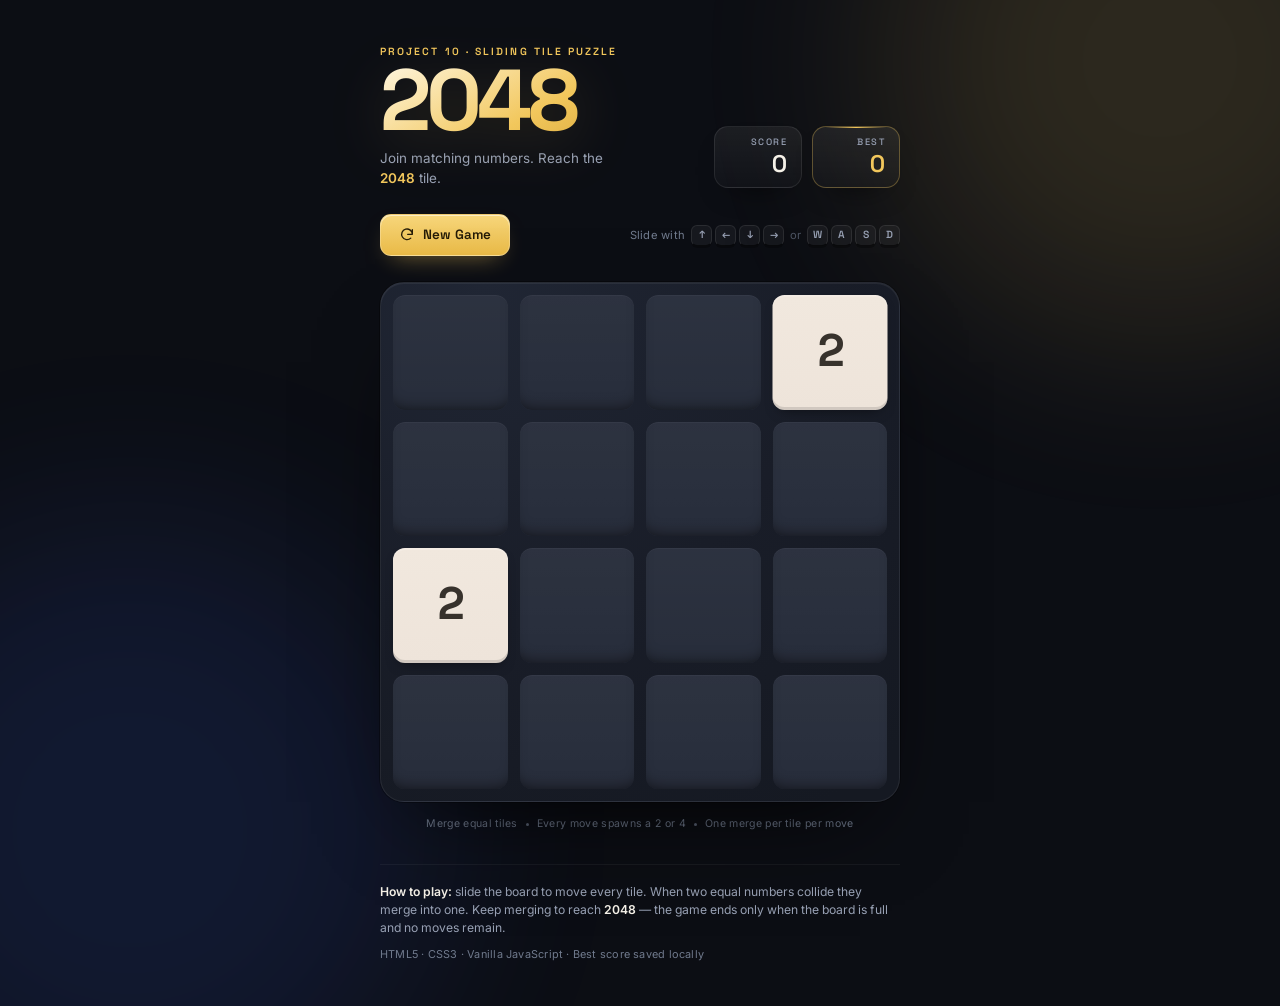
<file: project-10-2048/index.html>
<!DOCTYPE html>
<html lang="en">
<head>
    <meta charset="UTF-8">
    <meta name="viewport" content="width=device-width, initial-scale=1.0">
    <meta name="description" content="2048 — a sleek sliding tile puzzle built with HTML, CSS and Vanilla JavaScript. Merge matching tiles, chase the 2048 tile, and save your best score locally.">
    <meta name="theme-color" content="#0c0e14">
    <link rel="icon" href="data:image/svg+xml,%3Csvg xmlns='http://www.w3.org/2000/svg' viewBox='0 0 32 32'%3E%3Crect width='32' height='32' rx='7' fill='%230c0e14'/%3E%3Crect x='6' y='6' width='9' height='9' rx='2' fill='%23eee4da'/%3E%3Crect x='17' y='6' width='9' height='9' rx='2' fill='%23f2b179'/%3E%3Crect x='6' y='17' width='9' height='9' rx='2' fill='%23f67c5f'/%3E%3Crect x='17' y='17' width='9' height='9' rx='2' fill='%23edc22e'/%3E%3C/svg%3E">
    <title>2048 — Sliding Tile Puzzle</title>

    <link rel="preconnect" href="https://fonts.googleapis.com">
    <link rel="preconnect" href="https://fonts.gstatic.com" crossorigin>
    <link href="https://fonts.googleapis.com/css2?family=Inter:wght@400;500;600&family=Space+Grotesk:wght@500;600;700&display=swap" rel="stylesheet">
    <link rel="stylesheet" href="styles/style.css">
    <script src="js/main.js" defer></script>
</head>
<body>
    <div class="app">
        <header class="hero">
            <div class="hero__row">
                <div class="brand">
                    <p class="brand__eyebrow">Project 10 &middot; Sliding Tile Puzzle</p>
                    <h1 class="brand__title">2048</h1>
                    <p class="brand__tagline">Join matching numbers. Reach the <strong>2048</strong> tile.</p>
                </div>

                <div class="scores" aria-label="Game scores">
                    <div class="score-card" id="scoreCard">
                        <span class="score-card__label">Score</span>
                        <strong class="score-card__value" id="scoreValue">0</strong>
                    </div>
                    <div class="score-card score-card--best" id="bestCard">
                        <span class="score-card__label">Best</span>
                        <strong class="score-card__value" id="bestValue">0</strong>
                    </div>
                </div>
            </div>

            <div class="toolbar">
                <button class="btn btn--primary" id="newGameButton" type="button">
                    <svg viewBox="0 0 24 24" aria-hidden="true" focusable="false">
                        <path d="M20 11a8 8 0 1 0-2.34 5.66M20 4v7h-7" fill="none" stroke="currentColor" stroke-width="2" stroke-linecap="round" stroke-linejoin="round"></path>
                    </svg>
                    <span>New Game</span>
                </button>

                <p class="toolbar__hint">
                    <span class="toolbar__hint-label">Slide with</span>
                    <span class="keys" aria-hidden="true"><kbd>&uarr;</kbd><kbd>&larr;</kbd><kbd>&darr;</kbd><kbd>&rarr;</kbd></span>
                    <span class="toolbar__hint-or">or</span>
                    <span class="keys" aria-hidden="true"><kbd>W</kbd><kbd>A</kbd><kbd>S</kbd><kbd>D</kbd></span>
                </p>
            </div>
        </header>

        <main class="game">
            <div class="board-shell">
                <div class="board" id="board" tabindex="0" role="group"
                     aria-label="2048 game board" aria-describedby="boardHelp boardSummary">
                    <div class="grid" aria-hidden="true">
                        <div class="grid__cell"></div>
                        <div class="grid__cell"></div>
                        <div class="grid__cell"></div>
                        <div class="grid__cell"></div>
                        <div class="grid__cell"></div>
                        <div class="grid__cell"></div>
                        <div class="grid__cell"></div>
                        <div class="grid__cell"></div>
                        <div class="grid__cell"></div>
                        <div class="grid__cell"></div>
                        <div class="grid__cell"></div>
                        <div class="grid__cell"></div>
                        <div class="grid__cell"></div>
                        <div class="grid__cell"></div>
                        <div class="grid__cell"></div>
                        <div class="grid__cell"></div>
                    </div>
                    <div class="tile-layer" id="tileLayer" aria-hidden="true"></div>
                </div>
            </div>

            <p class="game__meta" aria-hidden="true">
                <span>Merge equal tiles</span>
                <span class="dot"></span>
                <span>Every move spawns a 2 or 4</span>
                <span class="dot"></span>
                <span>One merge per tile per move</span>
            </p>

            <p class="sr-only" id="boardHelp">Use the arrow keys or W, A, S, D to slide tiles. On a touch screen, swipe across the board. Merge equal numbers to create larger tiles and reach 2048.</p>
            <p class="sr-only" id="boardSummary">The game board is loading.</p>
            <div class="sr-only" id="announcer" aria-live="polite" aria-atomic="true"></div>
        </main>

        <footer class="footer">
            <p><strong>How to play:</strong> slide the board to move every tile. When two equal numbers collide they merge into one. Keep merging to reach <strong>2048</strong> — the game ends only when the board is full and no moves remain.</p>
            <p class="footer__meta">HTML5 &middot; CSS3 &middot; Vanilla JavaScript &middot; Best score saved locally</p>
        </footer>
    </div>

    <div class="overlay" id="winOverlay" hidden>
        <div class="modal" role="dialog" aria-modal="true" aria-labelledby="winTitle" aria-describedby="winDescription">
            <span class="modal__badge modal__badge--win" aria-hidden="true">2048</span>
            <p class="modal__eyebrow">Milestone unlocked</p>
            <h2 class="modal__title" id="winTitle">You made 2048!</h2>
            <p class="modal__description" id="winDescription">You beat the board. Keep sliding to chase even bigger tiles, or start a fresh run.</p>
            <div class="modal__score"><span>Score</span><strong id="winScore">0</strong></div>
            <div class="modal__actions">
                <button class="btn btn--primary" id="keepPlayingButton" type="button">Keep Playing</button>
                <button class="btn btn--ghost" id="winRestartButton" type="button">New Game</button>
            </div>
        </div>
    </div>

    <div class="overlay" id="gameOverOverlay" hidden>
        <div class="modal" role="dialog" aria-modal="true" aria-labelledby="gameOverTitle" aria-describedby="gameOverDescription">
            <span class="modal__badge modal__badge--over" aria-hidden="true">
                <svg viewBox="0 0 24 24" focusable="false">
                    <rect x="3" y="3" width="7" height="7" rx="1.6" fill="none" stroke="currentColor" stroke-width="1.7"></rect>
                    <rect x="14" y="3" width="7" height="7" rx="1.6" fill="none" stroke="currentColor" stroke-width="1.7"></rect>
                    <rect x="3" y="14" width="7" height="7" rx="1.6" fill="none" stroke="currentColor" stroke-width="1.7"></rect>
                    <path d="M18.5 14.5l4 4m0-4l-4 4" fill="none" stroke="currentColor" stroke-width="1.7" stroke-linecap="round"></path>
                </svg>
            </span>
            <p class="modal__eyebrow">No moves left</p>
            <h2 class="modal__title" id="gameOverTitle">Game over</h2>
            <p class="modal__description" id="gameOverDescription">The board is full and no tiles can merge. Try another run and push for a higher score.</p>
            <div class="modal__stats">
                <div><span>Final score</span><strong id="finalScore">0</strong></div>
                <div><span>Best</span><strong id="finalBest">0</strong></div>
            </div>
            <p class="modal__badge-new" id="newBestBadge" hidden>New personal best</p>
            <div class="modal__actions">
                <button class="btn btn--primary" id="restartButton" type="button">Play Again</button>
            </div>
        </div>
    </div>
</body>
</html>
</file>
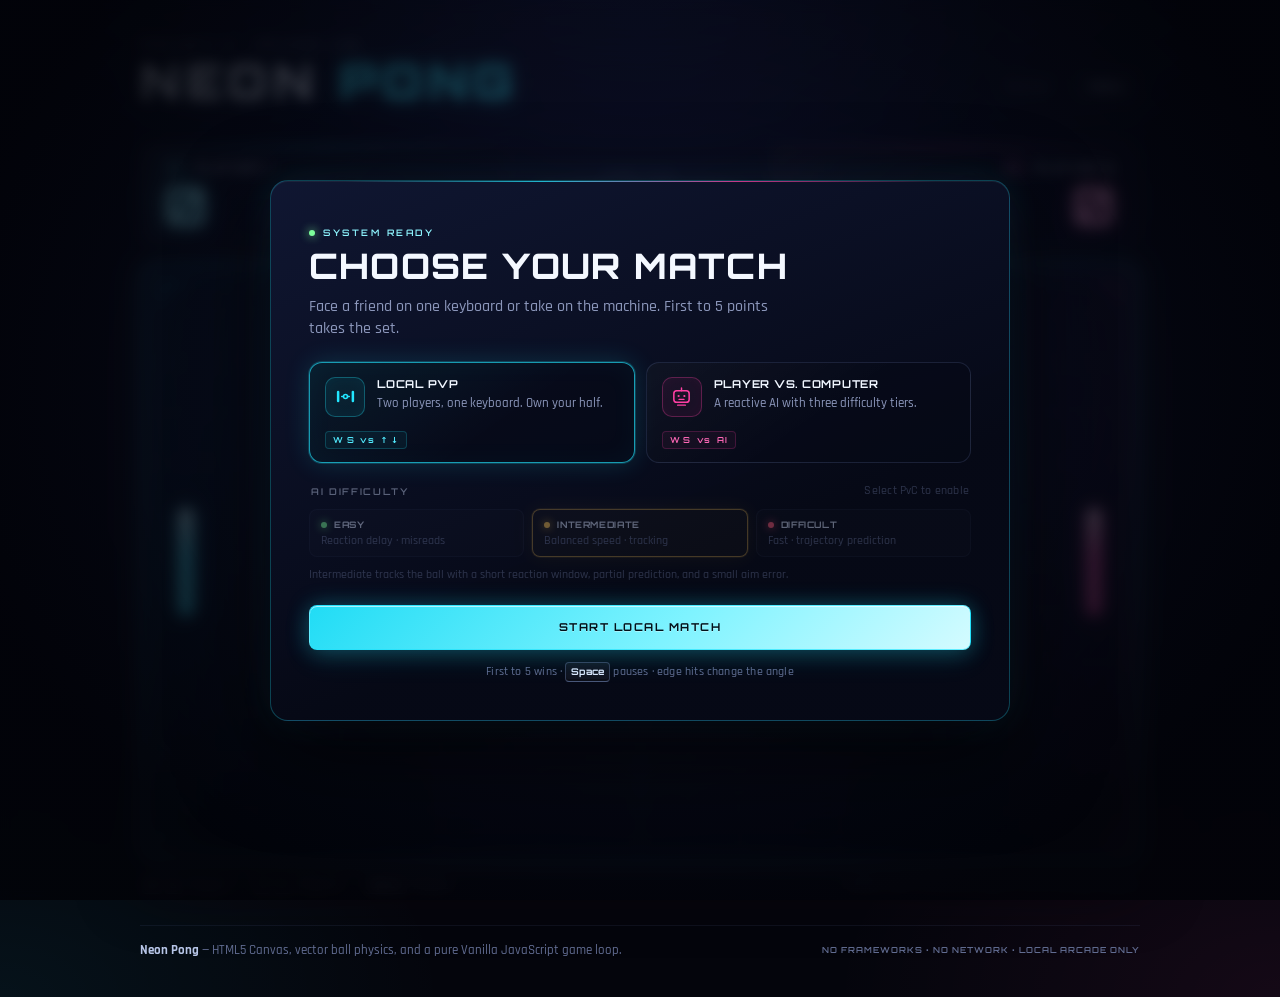
<file: project-11-pong/index.html>
<!DOCTYPE html>
<html lang="en">
<head>
    <meta charset="UTF-8">
    <meta name="viewport" content="width=device-width, initial-scale=1.0">
    <meta name="description" content="Neon Pong — a retro-neon arcade Pong game with local two-player PvP, a three-tier computer opponent, flexible keyboard controls, mobile touch buttons and drag steering, angle-based ball physics, and first-to-5 scoring. Built with HTML5 Canvas and Vanilla JavaScript.">
    <meta name="theme-color" content="#04050c">
    <link rel="icon" href="data:image/svg+xml,%3Csvg xmlns='http://www.w3.org/2000/svg' viewBox='0 0 32 32'%3E%3Crect width='32' height='32' rx='7' fill='%2304050c'/%3E%3Crect x='4' y='9' width='4' height='14' rx='2' fill='%2322e6ff'/%3E%3Crect x='24' y='9' width='4' height='14' rx='2' fill='%23ff3fa4'/%3E%3Ccircle cx='16' cy='16' r='3' fill='%23ffffff'/%3E%3C/svg%3E">
    <title>Neon Pong — Retro Arcade PvP &amp; PvC</title>

    <link rel="preconnect" href="https://fonts.googleapis.com">
    <link rel="preconnect" href="https://fonts.gstatic.com" crossorigin>
    <link href="https://fonts.googleapis.com/css2?family=Orbitron:wght@500;600;700;800;900&family=Rajdhani:wght@400;500;600;700&display=swap" rel="stylesheet">
    <link rel="stylesheet" href="styles/style.css">
    <script src="js/main.js" defer></script>
</head>
<body>
    <div class="app">
        <header class="topbar">
            <div class="brand">
                <p class="brand__eyebrow">Project 11 &middot; Arcade Lab</p>
                <h1 class="brand__title">NEON <span>PONG</span></h1>
            </div>

            <div class="topbar__side">
                <p class="mode-chip" id="modeChip" hidden>
                    <span class="mode-chip__dot" aria-hidden="true"></span>
                    <span id="modeChipText">Local PvP</span>
                </p>
                <div class="topbar__actions">
                    <button class="btn btn--ghost btn--sm" id="pauseButton" type="button" disabled>Pause</button>
                    <button class="btn btn--ghost btn--sm" id="menuButton" type="button" aria-label="Return to the main menu">Menu</button>
                </div>
            </div>
        </header>

        <main class="arena" id="arena">
            <section class="scoreboard" aria-label="Match score">
                <section class="score-panel score-panel--left" id="leftScorePanel" aria-labelledby="leftPlayerName">
                    <div class="score-panel__head">
                        <span class="score-panel__tag" aria-hidden="true">P1</span>
                        <h2 class="score-panel__name" id="leftPlayerName">Player 1</h2>
                    </div>
                    <div class="score-panel__body">
                        <strong class="score-panel__value" id="leftScore">0</strong>
                        <span class="score-panel__meta" id="leftMeta">W / S</span>
                    </div>
                </section>

                <div class="match-hud">
                    <span class="match-hud__eyebrow">First to 5</span>
                    <strong class="match-hud__status" id="matchStatus">Choose your match</strong>
                    <span class="match-hud__detail" id="matchDetail">Local duel or vs. computer</span>
                </div>

                <section class="score-panel score-panel--right" id="rightScorePanel" aria-labelledby="rightPlayerName">
                    <div class="score-panel__head">
                        <h2 class="score-panel__name" id="rightPlayerName">Player 2</h2>
                        <span class="score-panel__tag" aria-hidden="true">P2</span>
                    </div>
                    <div class="score-panel__body">
                        <strong class="score-panel__value" id="rightScore">0</strong>
                        <span class="score-panel__meta" id="rightMeta">&uarr; / &darr;</span>
                    </div>
                </section>
            </section>

            <div class="stage" id="stage">
                <canvas id="gameCanvas" width="1000" height="600" tabindex="0" role="img"
                        aria-labelledby="canvasTitle" aria-describedby="canvasDescription"></canvas>
                <p class="sr-only" id="canvasTitle">Neon Pong arena</p>
                <p class="sr-only" id="canvasDescription">A neon Pong court. Player 1 controls the left paddle with W and S, or with the up and down arrow keys in PvC mode. In local PvP, Player 2 controls the right paddle with the up and down arrow keys. In PvC, the computer controls the right paddle. On touch devices, drag on your half of the court or use the on-screen up and down buttons. First to 5 points wins. Press Space or Escape to pause.</p>

                <div class="scanlines" aria-hidden="true"></div>

                <div class="point-banner" id="pointBanner" aria-hidden="true">
                    <span id="pointBannerText">Point</span>
                </div>

            </div>

            <div class="touch-controls" id="touchControls" role="group" aria-label="Touch paddle controls" hidden>
                <p class="touch-controls__hint">
                    <span class="touch-controls__hint-icon" aria-hidden="true">
                        <svg viewBox="0 0 24 24" focusable="false">
                            <path d="M9 11V6.5a1.5 1.5 0 0 1 3 0V10m0-2.5a1.5 1.5 0 0 1 3 0V10m0-1.5a1.5 1.5 0 0 1 3 0v4.2c0 4.1-2.1 6.8-6 6.8-2.6 0-4.1-1.2-5.4-3.3l-2.2-3.6a1.6 1.6 0 0 1 2.7-1.7L9 13" fill="none" stroke="currentColor" stroke-width="1.6" stroke-linecap="round" stroke-linejoin="round"></path>
                        </svg>
                    </span>
                    Drag the court or hold a button
                </p>

                <div class="touch-controls__pads">
                    <section class="touch-pad touch-pad--left" aria-labelledby="touchLeftLabel">
                        <p class="touch-pad__label" id="touchLeftLabel"><span aria-hidden="true">P1</span> Player 1</p>
                        <div class="touch-pad__buttons">
                            <button class="touch-btn" type="button" data-paddle="left" data-direction="up" aria-label="Move Player 1 up">
                                <svg viewBox="0 0 24 24" aria-hidden="true" focusable="false">
                                    <path d="M12 19V5m0 0l-6 6m6-6l6 6" fill="none" stroke="currentColor" stroke-width="2.2" stroke-linecap="round" stroke-linejoin="round"></path>
                                </svg>
                                <span>Up</span>
                            </button>
                            <button class="touch-btn" type="button" data-paddle="left" data-direction="down" aria-label="Move Player 1 down">
                                <svg viewBox="0 0 24 24" aria-hidden="true" focusable="false">
                                    <path d="M12 5v14m0 0l6-6m-6 6l-6-6" fill="none" stroke="currentColor" stroke-width="2.2" stroke-linecap="round" stroke-linejoin="round"></path>
                                </svg>
                                <span>Down</span>
                            </button>
                        </div>
                    </section>

                    <section class="touch-pad touch-pad--right" id="touchPadRight" aria-labelledby="touchRightLabel">
                        <p class="touch-pad__label" id="touchRightLabel"><span aria-hidden="true">P2</span> Player 2</p>
                        <div class="touch-pad__buttons">
                            <button class="touch-btn" type="button" data-paddle="right" data-direction="up" aria-label="Move Player 2 up">
                                <svg viewBox="0 0 24 24" aria-hidden="true" focusable="false">
                                    <path d="M12 19V5m0 0l-6 6m6-6l6 6" fill="none" stroke="currentColor" stroke-width="2.2" stroke-linecap="round" stroke-linejoin="round"></path>
                                </svg>
                                <span>Up</span>
                            </button>
                            <button class="touch-btn" type="button" data-paddle="right" data-direction="down" aria-label="Move Player 2 down">
                                <svg viewBox="0 0 24 24" aria-hidden="true" focusable="false">
                                    <path d="M12 5v14m0 0l6-6m-6 6l-6-6" fill="none" stroke="currentColor" stroke-width="2.2" stroke-linecap="round" stroke-linejoin="round"></path>
                                </svg>
                                <span>Down</span>
                            </button>
                        </div>
                    </section>
                </div>
            </div>

            <div class="arena__footer">
                <p class="controls" aria-label="Controls">
                    <span class="controls__group" id="controlsLeftGroup">
                        <span class="keys"><kbd>W</kbd><kbd>S</kbd><span class="keys__alt" id="controlsLeftAltKeys" hidden><kbd>&uarr;</kbd><kbd>&darr;</kbd></span></span>
                        <span id="controlsLeftLabel">Player 1</span>
                    </span>
                    <span class="controls__divider" id="controlsDivider" aria-hidden="true"></span>
                    <span class="controls__group" id="controlsRightGroup">
                        <span class="keys"><kbd>&uarr;</kbd><kbd>&darr;</kbd></span>
                        <span id="controlsRightLabel">Player 2</span>
                    </span>
                    <span class="controls__divider" aria-hidden="true"></span>
                    <span class="controls__group"><span class="keys"><kbd>Space</kbd></span><span>Pause</span></span>
                </p>
                <p class="arena__hint">Deflect near the paddle edge to fire a sharper return.</p>
            </div>
        </main>

        <footer class="footer">
            <p><strong>Neon Pong</strong> &mdash; HTML5 Canvas, vector ball physics, and a pure Vanilla JavaScript game loop.</p>
            <p class="footer__meta">No frameworks <span aria-hidden="true">&middot;</span> No network <span aria-hidden="true">&middot;</span> Local arcade only</p>
        </footer>
    </div>

    <!-- Start menu -------------------------------------------------- -->
    <div class="overlay overlay--menu is-open" id="menuOverlay" aria-hidden="false">
        <div class="panel panel--menu" role="dialog" aria-modal="true" aria-labelledby="menuTitle" aria-describedby="menuDescription">
            <div class="panel__header">
                <p class="eyebrow"><span class="status-dot" aria-hidden="true"></span>System ready</p>
                <h2 class="panel__title" id="menuTitle">Choose your match</h2>
                <p class="panel__text" id="menuDescription">Face a friend on one keyboard or take on the machine. First to 5 points takes the set.</p>
            </div>

            <div class="mode-grid" role="group" aria-label="Game mode">
                <button class="mode-card" type="button" data-mode="pvp" aria-pressed="true">
                    <span class="mode-card__icon" aria-hidden="true">
                        <svg viewBox="0 0 24 24" focusable="false">
                            <rect x="3" y="6" width="2.6" height="12" rx="1.3" fill="currentColor"></rect>
                            <rect x="18.4" y="6" width="2.6" height="12" rx="1.3" fill="currentColor"></rect>
                            <circle cx="12" cy="12" r="2.1" fill="none" stroke="currentColor" stroke-width="1.6"></circle>
                            <path d="M8 12h2M14 12h2" fill="none" stroke="currentColor" stroke-width="1.4" stroke-linecap="round"></path>
                        </svg>
                    </span>
                    <span class="mode-card__copy">
                        <span class="mode-card__name">Local PvP</span>
                        <span class="mode-card__desc">Two players, one keyboard. Own your half.</span>
                    </span>
                    <span class="mode-card__key">W&nbsp;S&nbsp;&nbsp;vs&nbsp;&nbsp;&uarr;&nbsp;&darr;</span>
                </button>

                <button class="mode-card" type="button" data-mode="pvc" aria-pressed="false">
                    <span class="mode-card__icon" aria-hidden="true">
                        <svg viewBox="0 0 24 24" focusable="false">
                            <rect x="4" y="6" width="16" height="12" rx="3" fill="none" stroke="currentColor" stroke-width="1.6"></rect>
                            <circle cx="9" cy="11.5" r="1.15" fill="currentColor"></circle>
                            <circle cx="15" cy="11.5" r="1.15" fill="currentColor"></circle>
                            <path d="M9.5 15h5M12 3v3M8 21h8" fill="none" stroke="currentColor" stroke-width="1.5" stroke-linecap="round"></path>
                        </svg>
                    </span>
                    <span class="mode-card__copy">
                        <span class="mode-card__name">Player vs. Computer</span>
                        <span class="mode-card__desc">A reactive AI with three difficulty tiers.</span>
                    </span>
                    <span class="mode-card__key">W&nbsp;S&nbsp;&nbsp;vs&nbsp;&nbsp;AI</span>
                </button>
            </div>

            <fieldset class="difficulty" id="difficultyFieldset" disabled>
                <legend>
                    <span>AI difficulty</span>
                    <span class="difficulty__notice">Select PvC to enable</span>
                </legend>
                <div class="difficulty__options">
                    <button class="difficulty__option" type="button" data-difficulty="easy" aria-pressed="false">
                        <span class="difficulty__top"><span class="difficulty__dot difficulty__dot--easy" aria-hidden="true"></span>Easy</span>
                        <span class="difficulty__desc">Reaction delay &middot; misreads</span>
                    </button>
                    <button class="difficulty__option" type="button" data-difficulty="intermediate" aria-pressed="true">
                        <span class="difficulty__top"><span class="difficulty__dot difficulty__dot--intermediate" aria-hidden="true"></span>Intermediate</span>
                        <span class="difficulty__desc">Balanced speed &middot; tracking</span>
                    </button>
                    <button class="difficulty__option" type="button" data-difficulty="hard" aria-pressed="false">
                        <span class="difficulty__top"><span class="difficulty__dot difficulty__dot--hard" aria-hidden="true"></span>Difficult</span>
                        <span class="difficulty__desc">Fast &middot; trajectory prediction</span>
                    </button>
                </div>
                <p class="difficulty__help" id="difficultyHelp">Intermediate tracks the ball with a short reaction window and a small aim error.</p>
            </fieldset>

            <button class="btn btn--primary btn--block" id="startButton" type="button">Start Local Match</button>
            <p class="menu-note">First to 5 wins <span aria-hidden="true">&middot;</span> <kbd>Space</kbd> pauses <span aria-hidden="true">&middot;</span> edge hits change the angle</p>
        </div>
    </div>

    <!-- Pause overlay ---------------------------------------------- -->
    <div class="overlay" id="pauseOverlay" aria-hidden="true" inert>
        <div class="panel panel--compact" role="dialog" aria-modal="true" aria-labelledby="pauseTitle" aria-describedby="pauseDescription">
            <div class="panel__header">
                <p class="eyebrow">Match paused</p>
                <h2 class="panel__title" id="pauseTitle">Take a breath</h2>
                <p class="panel__text" id="pauseDescription">The rally is frozen in place. Resume when you are ready.</p>
            </div>

            <div class="mini-score" aria-label="Current score">
                <div class="mini-score__side">
                    <span id="pauseLeftName">Player 1</span>
                    <strong id="pauseLeftScore">0</strong>
                </div>
                <span class="mini-score__sep" aria-hidden="true">:</span>
                <div class="mini-score__side mini-score__side--right">
                    <span id="pauseRightName">Player 2</span>
                    <strong id="pauseRightScore">0</strong>
                </div>
            </div>

            <div class="panel__actions">
                <button class="btn btn--primary" id="resumeButton" type="button">Resume</button>
                <button class="btn btn--ghost" id="restartButton" type="button">Restart</button>
                <button class="btn btn--ghost" id="pauseMenuButton" type="button">Main Menu</button>
            </div>
            <p class="panel__hint"><kbd>Space</kbd> or <kbd>Esc</kbd> to resume</p>
        </div>
    </div>

    <!-- Game over overlay ------------------------------------------ -->
    <div class="overlay" id="gameOverOverlay" aria-hidden="true" inert>
        <div class="panel panel--win" role="dialog" aria-modal="true" aria-labelledby="winnerTitle" aria-describedby="winnerDescription">
            <div class="win-badge" aria-hidden="true">
                <svg viewBox="0 0 24 24" focusable="false">
                    <path d="M12 3l2.5 5.3 5.8.8-4.2 4.1 1 5.8L12 16.3 6.9 19l1-5.8-4.2-4.1 5.8-.8L12 3z" fill="currentColor"></path>
                </svg>
            </div>
            <p class="eyebrow" id="winnerEyebrow">Match complete</p>
            <h2 class="panel__title panel__title--win" id="winnerTitle">Player 1 wins!</h2>
            <p class="panel__text" id="winnerDescription">A clean set. Ready for another?</p>

            <div class="final-score" aria-label="Final score">
                <div class="final-score__side final-score__side--left" id="finalLeftSide">
                    <span id="finalLeftName">Player 1</span>
                    <strong id="finalLeftScore">0</strong>
                </div>
                <span class="final-score__sep" aria-hidden="true">:</span>
                <div class="final-score__side final-score__side--right" id="finalRightSide">
                    <span id="finalRightName">Player 2</span>
                    <strong id="finalRightScore">0</strong>
                </div>
            </div>

            <div class="panel__actions">
                <button class="btn btn--primary" id="rematchButton" type="button">Rematch</button>
                <button class="btn btn--ghost" id="gameOverMenuButton" type="button">Change Mode</button>
            </div>
            <p class="panel__hint">Same mode &middot; scores reset &middot; first to 5</p>
        </div>
    </div>

    <div class="sr-only" id="announcer" aria-live="polite" aria-atomic="true"></div>

    <noscript>
        <div class="noscript">Neon Pong needs JavaScript enabled to run. Please turn it on and reload the page.</div>
    </noscript>
</body>
</html>
</file>
<file: project-01-html-darkmode/styles/style.css>
/* CSS Variables for Theme */
:root {
    --bg-gradient-start: #0f0f23;
    --bg-gradient-end: #1a1a2e;
    --card-bg: #16213e;
    --card-border: #0f3460;
    --text-primary: #ffffff;
    --text-secondary: #b0b0b0;
    --button-bg: #e94560;
    --button-bg-hover: #ff6b7a;
    --button-text: #ffffff;
    --shadow: 0 20px 60px rgba(0, 0, 0, 0.5);
}

[data-theme="light"] {
    --bg-gradient-start: #f5f7fa;
    --bg-gradient-end: #c3cfe2;
    --card-bg: #ffffff;
    --card-border: #e0e0e0;
    --text-primary: #1a1a2e;
    --text-secondary: #4a4a4a;
    --button-bg: #e94560;
    --button-bg-hover: #d63651;
    --button-text: #ffffff;
    --shadow: 0 20px 60px rgba(0, 0, 0, 0.15);
}

* {
    margin: 0;
    padding: 0;
    box-sizing: border-box;
}

body {
    background: linear-gradient(135deg, var(--bg-gradient-start) 0%, var(--bg-gradient-end) 100%);
    color: var(--text-primary);
    font-family: -apple-system, BlinkMacSystemFont, 'Segoe UI', Roboto, Oxygen, Ubuntu, Cantarell, sans-serif;
    min-height: 100vh;
    display: flex;
    align-items: center;
    justify-content: center;
    padding: 2rem;
    transition: background 0.3s ease, color 0.3s ease;
    position: relative;
}

.theme-toggle {
    position: absolute;
    top: 2rem;
    right: 2rem;
    background: var(--card-bg);
    border: 2px solid var(--card-border);
    color: var(--text-primary);
    padding: 0.75rem 1.5rem;
    border-radius: 50px;
    cursor: pointer;
    font-size: 0.9rem;
    font-weight: 600;
    transition: all 0.3s ease;
    box-shadow: var(--shadow);
}

.theme-toggle:hover {
    transform: translateY(-2px);
    box-shadow: 0 25px 70px rgba(0, 0, 0, 0.6);
}

.container {
    width: 100%;
    max-width: 600px;
    display: flex;
    justify-content: center;
    align-items: center;
}

.card {
    background: var(--card-bg);
    border: 1px solid var(--card-border);
    border-radius: 16px;
    padding: 3rem 2.5rem;
    text-align: center;
    box-shadow: var(--shadow);
    width: 100%;
    transition: background 0.3s ease, border-color 0.3s ease, box-shadow 0.3s ease;
}

.hero-text {
    font-size: 3rem;
    margin-bottom: 1rem;
    color: var(--text-primary);
    font-weight: 700;
    background: linear-gradient(135deg, #e94560 0%, #ff6b7a 100%);
    -webkit-background-clip: text;
    -webkit-text-fill-color: transparent;
    background-clip: text;
    transition: all 0.3s ease;
}

.subtitle {
    font-size: 1.25rem;
    line-height: 1.8;
    color: var(--text-secondary);
    margin-bottom: 2rem;
    transition: color 0.3s ease;
}

.cta-button {
    background: linear-gradient(135deg, var(--button-bg) 0%, #d63651 100%);
    color: var(--button-text);
    border: none;
    padding: 0.875rem 2.5rem;
    font-size: 1rem;
    font-weight: 600;
    border-radius: 50px;
    cursor: pointer;
    transition: all 0.3s ease;
    box-shadow: 0 10px 30px rgba(233, 69, 96, 0.4);
}

.cta-button:hover {
    background: linear-gradient(135deg, var(--button-bg-hover) 0%, #e94560 100%);
    transform: translateY(-2px);
    box-shadow: 0 15px 40px rgba(233, 69, 96, 0.6);
}

.cta-button:active {
    transform: translateY(0);
}

@media (max-width: 640px) {
    .theme-toggle {
        top: 1rem;
        right: 1rem;
        padding: 0.5rem 1rem;
        font-size: 0.8rem;
    }

    .card {
        padding: 2rem 1.5rem;
    }

    .hero-text {
        font-size: 2.25rem;
    }

    .subtitle {
        font-size: 1.1rem;
    }
}
</file>
<file: project-02-quiz-app/styles/style.css>
/* Reset and Base Styles */
* {
    margin: 0;
    padding: 0;
    box-sizing: border-box;
}

:root {
    --bg-primary: #0f0f23;
    --bg-secondary: #1a1a2e;
    --bg-card: rgba(26, 26, 46, 0.8);
    --bg-card-hover: rgba(40, 40, 70, 0.9);
    --accent-primary: #6366f1;
    --accent-secondary: #8b5cf6;
    --accent-gradient: linear-gradient(135deg, #6366f1 0%, #8b5cf6 50%, #a855f7 100%);
    --text-primary: #ffffff;
    --text-secondary: #a1a1aa;
    --text-muted: #71717a;
    --border-color: rgba(99, 102, 241, 0.3);
    --border-hover: rgba(139, 92, 246, 0.5);
    --success: #10b981;
    --success-bg: rgba(16, 185, 129, 0.1);
    --error: #ef4444;
    --error-bg: rgba(239, 68, 68, 0.1);
    --warning: #f59e0b;
}

body {
    font-family: 'Inter', -apple-system, BlinkMacSystemFont, 'Segoe UI', 'Roboto', 'Oxygen',
        'Ubuntu', 'Cantarell', 'Fira Sans', 'Droid Sans', 'Helvetica Neue',
        sans-serif;
    background: var(--bg-primary);
    color: var(--text-primary);
    min-height: 100vh;
    position: relative;
    overflow-x: hidden;
    line-height: 1.6;
}

/* Background Gradient */
.background-gradient {
    position: fixed;
    top: 0;
    left: 0;
    right: 0;
    bottom: 0;
    background: radial-gradient(ellipse at top, rgba(99, 102, 241, 0.15) 0%, transparent 50%),
                radial-gradient(ellipse at bottom, rgba(139, 92, 246, 0.15) 0%, transparent 50%),
                var(--bg-primary);
    z-index: -1;
    pointer-events: none;
}

/* Header */
.app-header {
    padding: 2rem 1rem 1.5rem;
    border-bottom: 1px solid var(--border-color);
    backdrop-filter: blur(10px);
    background: rgba(15, 15, 35, 0.7);
}

.header-content {
    max-width: 900px;
    margin: 0 auto;
    display: flex;
    flex-direction: column;
    align-items: center;
    gap: 1.5rem;
}

.app-title {
    font-size: 2rem;
    font-weight: 700;
    background: var(--accent-gradient);
    -webkit-background-clip: text;
    -webkit-text-fill-color: transparent;
    background-clip: text;
    text-align: center;
    letter-spacing: -0.02em;
}

/* Audio Player */
.audio-player {
    display: flex;
    flex-direction: column;
    align-items: center;
    gap: 0.5rem;
}

.audio-btn {
    display: flex;
    align-items: center;
    gap: 0.5rem;
    padding: 0.5rem 1rem;
    background: var(--bg-card);
    border: 1px solid var(--border-color);
    border-radius: 8px;
    color: var(--text-primary);
    font-family: 'Inter', sans-serif;
    font-size: 0.875rem;
    font-weight: 500;
    cursor: pointer;
    transition: all 0.2s ease;
    backdrop-filter: blur(10px);
}

.audio-btn:hover {
    background: var(--bg-card-hover);
    border-color: var(--border-hover);
    transform: translateY(-1px);
}

.audio-icon {
    font-size: 1rem;
}

.audio-credit {
    font-size: 0.75rem;
    color: var(--text-muted);
    text-align: center;
}

.audio-credit a {
    color: var(--accent-primary);
    text-decoration: none;
    transition: color 0.2s ease;
}

.audio-credit a:hover {
    color: var(--accent-secondary);
    text-decoration: underline;
}

/* Main Container */
.main-container {
    max-width: 900px;
    margin: 0 auto;
    padding: 2rem 1rem 3rem;
}

/* Card Base */
.card {
    background: var(--bg-card);
    backdrop-filter: blur(20px);
    border: 1px solid var(--border-color);
    border-radius: 16px;
    padding: 2rem;
    box-shadow: 0 20px 60px rgba(0, 0, 0, 0.5),
                0 0 0 1px rgba(99, 102, 241, 0.1) inset;
    transition: box-shadow 0.3s ease;
}

.card:hover {
    box-shadow: 0 25px 70px rgba(0, 0, 0, 0.6),
                0 0 0 1px rgba(139, 92, 246, 0.2) inset;
}

/* Quiz View */
.quiz-header {
    margin-bottom: 2rem;
}

.progress-info {
    display: flex;
    flex-direction: column;
    gap: 0.75rem;
}

.question-counter {
    font-size: 0.9rem;
    color: var(--text-secondary);
    font-weight: 500;
}

.progress-bar-container {
    width: 100%;
    height: 6px;
    background: rgba(255, 255, 255, 0.1);
    border-radius: 3px;
    overflow: hidden;
}

.progress-bar {
    height: 100%;
    background: var(--accent-gradient);
    border-radius: 3px;
    transition: width 0.3s ease;
    width: 10%;
}

.quiz-content {
    margin-bottom: 2rem;
}

.question-text {
    font-size: 1.5rem;
    font-weight: 600;
    margin-bottom: 1.5rem;
    line-height: 1.4;
    color: var(--text-primary);
}

.options-container {
    display: flex;
    flex-direction: column;
    gap: 0.75rem;
}

.option-btn {
    width: 100%;
    text-align: left;
    padding: 1rem 1.25rem;
    background: rgba(255, 255, 255, 0.03);
    border: 2px solid var(--border-color);
    border-radius: 12px;
    color: var(--text-primary);
    font-family: 'Inter', sans-serif;
    font-size: 0.95rem;
    font-weight: 500;
    cursor: pointer;
    transition: all 0.2s ease;
    display: flex;
    align-items: center;
    gap: 0.75rem;
}

.option-btn:hover:not(:disabled) {
    background: rgba(99, 102, 241, 0.1);
    border-color: var(--border-hover);
    transform: translateX(4px);
}

.option-btn:disabled {
    cursor: not-allowed;
    opacity: 0.7;
}

.option-letter {
    display: flex;
    align-items: center;
    justify-content: center;
    width: 28px;
    height: 28px;
    background: rgba(99, 102, 241, 0.2);
    border-radius: 6px;
    font-weight: 600;
    flex-shrink: 0;
    font-size: 0.875rem;
}

.option-btn.selected {
    background: rgba(99, 102, 241, 0.2);
    border-color: var(--accent-primary);
}

.option-btn.correct {
    background: var(--success-bg);
    border-color: var(--success);
    color: var(--text-primary);
}

.option-btn.correct .option-letter {
    background: rgba(16, 185, 129, 0.3);
    color: var(--success);
}

.option-btn.incorrect {
    background: var(--error-bg);
    border-color: var(--error);
    color: var(--text-primary);
}

.option-btn.incorrect .option-letter {
    background: rgba(239, 68, 68, 0.3);
    color: var(--error);
}

.quiz-footer {
    display: flex;
    justify-content: flex-end;
}

.next-btn {
    padding: 0.75rem 1.75rem;
    background: var(--accent-gradient);
    border: none;
    border-radius: 10px;
    color: white;
    font-family: 'Inter', sans-serif;
    font-size: 0.95rem;
    font-weight: 600;
    cursor: pointer;
    transition: all 0.2s ease;
    box-shadow: 0 4px 15px rgba(99, 102, 241, 0.4);
}

.next-btn:hover:not(:disabled) {
    transform: translateY(-2px);
    box-shadow: 0 6px 20px rgba(99, 102, 241, 0.5);
}

.next-btn:active:not(:disabled) {
    transform: translateY(0);
}

.next-btn:disabled {
    opacity: 0.4;
    cursor: not-allowed;
    transform: none;
    box-shadow: none;
}

/* Dashboard View */
.dashboard-header {
    text-align: center;
    margin-bottom: 2rem;
}

.dashboard-title {
    font-size: 1.75rem;
    font-weight: 700;
    margin-bottom: 1.5rem;
    background: var(--accent-gradient);
    -webkit-background-clip: text;
    -webkit-text-fill-color: transparent;
    background-clip: text;
}

.accuracy-display {
    display: flex;
    flex-direction: column;
    align-items: center;
    gap: 0.75rem;
}

.accuracy-circle {
    width: 120px;
    height: 120px;
    border-radius: 50%;
    background: conic-gradient(var(--accent-primary) 0deg, var(--accent-secondary) var(--percentage, 0deg), rgba(255, 255, 255, 0.1) var(--percentage, 0deg));
    display: flex;
    align-items: center;
    justify-content: center;
    position: relative;
    box-shadow: 0 10px 40px rgba(99, 102, 241, 0.3);
}

.accuracy-circle::before {
    content: '';
    position: absolute;
    width: 90px;
    height: 90px;
    border-radius: 50%;
    background: var(--bg-card);
}

.accuracy-percentage {
    position: relative;
    z-index: 1;
    font-size: 1.75rem;
    font-weight: 700;
    background: var(--accent-gradient);
    -webkit-background-clip: text;
    -webkit-text-fill-color: transparent;
    background-clip: text;
}

.accuracy-label {
    font-size: 0.9rem;
    color: var(--text-secondary);
    font-weight: 500;
}

.dashboard-stats {
    display: grid;
    grid-template-columns: 1fr 1fr;
    gap: 1rem;
    margin-bottom: 2rem;
}

.stat-card {
    display: flex;
    align-items: center;
    gap: 1rem;
    padding: 1rem 1.25rem;
    border-radius: 12px;
    border: 1px solid;
}

.correct-stat {
    background: var(--success-bg);
    border-color: rgba(16, 185, 129, 0.3);
}

.wrong-stat {
    background: var(--error-bg);
    border-color: rgba(239, 68, 68, 0.3);
}

.stat-icon {
    font-size: 1.5rem;
    font-weight: bold;
}

.correct-stat .stat-icon {
    color: var(--success);
}

.wrong-stat .stat-icon {
    color: var(--error);
}

.stat-info {
    display: flex;
    flex-direction: column;
}

.stat-number {
    font-size: 1.75rem;
    font-weight: 700;
    line-height: 1;
}

.correct-stat .stat-number {
    color: var(--success);
}

.wrong-stat .stat-number {
    color: var(--error);
}

.stat-label {
    font-size: 0.8rem;
    color: var(--text-secondary);
    margin-top: 0.25rem;
}

.breakdown-section {
    margin-bottom: 2rem;
}

.breakdown-title {
    font-size: 1.25rem;
    font-weight: 600;
    margin-bottom: 1rem;
    color: var(--text-primary);
}

.breakdown-container {
    display: flex;
    flex-direction: column;
    gap: 0.75rem;
    max-height: 400px;
    overflow-y: auto;
    padding-right: 0.5rem;
}

/* Custom Scrollbar */
.breakdown-container::-webkit-scrollbar {
    width: 6px;
}

.breakdown-container::-webkit-scrollbar-track {
    background: rgba(255, 255, 255, 0.05);
    border-radius: 3px;
}

.breakdown-container::-webkit-scrollbar-thumb {
    background: var(--border-color);
    border-radius: 3px;
}

.breakdown-container::-webkit-scrollbar-thumb:hover {
    background: var(--border-hover);
}

.breakdown-item {
    padding: 1rem;
    background: rgba(255, 255, 255, 0.03);
    border-radius: 10px;
    border: 1px solid var(--border-color);
}

.breakdown-item.correct {
    border-left: 3px solid var(--success);
}

.breakdown-item.incorrect {
    border-left: 3px solid var(--error);
}

.breakdown-question {
    font-size: 0.9rem;
    font-weight: 600;
    margin-bottom: 0.5rem;
    color: var(--text-primary);
}

.breakdown-details {
    display: flex;
    flex-direction: column;
    gap: 0.375rem;
    font-size: 0.8rem;
}

.breakdown-detail {
    color: var(--text-secondary);
}

.breakdown-detail strong {
    color: var(--text-primary);
    font-weight: 500;
}

.breakdown-correct {
    color: var(--success) !important;
}

.breakdown-wrong {
    color: var(--error) !important;
}

.dashboard-footer {
    display: flex;
    justify-content: center;
}

.restart-btn {
    padding: 0.875rem 2rem;
    background: var(--accent-gradient);
    border: none;
    border-radius: 10px;
    color: white;
    font-family: 'Inter', sans-serif;
    font-size: 0.95rem;
    font-weight: 600;
    cursor: pointer;
    transition: all 0.2s ease;
    box-shadow: 0 4px 15px rgba(99, 102, 241, 0.4);
}

.restart-btn:hover {
    transform: translateY(-2px);
    box-shadow: 0 6px 20px rgba(99, 102, 241, 0.5);
}

.restart-btn:active {
    transform: translateY(0);
}

/* Responsive Design */
@media (max-width: 640px) {
    .app-title {
        font-size: 1.75rem;
    }
    
    .card {
        padding: 1.5rem;
    }
    
    .question-text {
        font-size: 1.25rem;
    }
    
    .dashboard-stats {
        grid-template-columns: 1fr;
    }
    
    .option-btn {
        padding: 0.875rem 1rem;
        font-size: 0.9rem;
    }
    
    .accuracy-circle {
        width: 100px;
        height: 100px;
    }
    
    .accuracy-circle::before {
        width: 75px;
        height: 75px;
    }
    
    .accuracy-percentage {
        font-size: 1.5rem;
    }
}

/* Animations */
@keyframes fadeIn {
    from {
        opacity: 0;
        transform: translateY(10px);
    }
    to {
        opacity: 1;
        transform: translateY(0);
    }
}

.view {
    animation: fadeIn 0.4s ease-out;
}
</file>
<file: project-03-rock-paper-scissors/styles/style.css>
:root {
    --bg-gradient-start: #0f1026;
    --bg-gradient-end: #1a1b3a;
    --card-bg: rgba(255, 255, 255, 0.05);
    --card-border: rgba(255, 255, 255, 0.1);
    --text-primary: #f8f9fa;
    --text-secondary: #adb5bd;
    --accent-rock: #ff6b6b;
    --accent-paper: #4dabf7;
    --accent-scissors: #51cf66;
    --accent-glow: #748ffc;
    --win: #51cf66;
    --lose: #ff6b6b;
    --tie: #fcc419;
}

* {
    margin: 0;
    padding: 0;
    box-sizing: border-box;
}

body {
    font-family: 'Inter', -apple-system, BlinkMacSystemFont, 'Segoe UI', Roboto, Oxygen, Ubuntu, Cantarell, sans-serif;
    background: radial-gradient(circle at top, var(--bg-gradient-start), var(--bg-gradient-end));
    color: var(--text-primary);
    min-height: 100vh;
    display: flex;
    flex-direction: column;
    align-items: center;
    padding: 2rem 1rem;
    line-height: 1.6;
}

.header {
    text-align: center;
    margin-bottom: 2rem;
}

.title {
    font-size: clamp(2rem, 5vw, 3.5rem);
    font-weight: 700;
    letter-spacing: -0.02em;
    background: linear-gradient(135deg, #f8f9fa 0%, #748ffc 100%);
    -webkit-background-clip: text;
    background-clip: text;
    color: transparent;
    text-shadow: 0 0 40px rgba(116, 143, 252, 0.3);
}

.subtitle {
    margin-top: 0.5rem;
    color: var(--text-secondary);
    font-size: clamp(0.9rem, 2vw, 1.1rem);
}

.main {
    width: min(900px, 100%);
    display: flex;
    flex-direction: column;
    gap: 1.5rem;
    align-items: center;
}

.scoreboard {
    display: grid;
    grid-template-columns: repeat(3, 1fr);
    gap: 1rem;
    width: 100%;
}

.score-card {
    background: var(--card-bg);
    border: 1px solid var(--card-border);
    border-radius: 16px;
    padding: 1.25rem 1rem;
    text-align: center;
    backdrop-filter: blur(12px);
    -webkit-backdrop-filter: blur(12px);
    box-shadow: 0 20px 40px rgba(15, 16, 38, 0.4);
    position: relative;
    overflow: hidden;
}

.score-card::before {
    content: '';
    position: absolute;
    inset: 0;
    background: radial-gradient(circle at top, rgba(116, 143, 252, 0.15), transparent);
    pointer-events: none;
}

.score-label {
    position: relative;
    font-size: 0.9rem;
    text-transform: uppercase;
    letter-spacing: 0.12em;
    color: var(--text-secondary);
    margin-bottom: 0.5rem;
}

.score-value {
    position: relative;
    font-size: clamp(2.5rem, 8vw, 4rem);
    font-weight: 700;
}

.streak {
    display: flex;
    align-items: center;
    gap: 0.75rem;
    padding: 0.75rem 1.75rem;
    background: var(--card-bg);
    border: 1px solid var(--card-border);
    border-radius: 999px;
    backdrop-filter: blur(12px);
    -webkit-backdrop-filter: blur(12px);
    box-shadow: 0 15px 30px rgba(15, 16, 38, 0.35);
}

.streak-label {
    text-transform: uppercase;
    letter-spacing: 0.12em;
    font-size: 0.8rem;
    color: var(--text-secondary);
}

.streak-value {
    font-size: 1.6rem;
    font-weight: 700;
    color: var(--accent-glow);
    text-shadow: 0 0 25px rgba(116, 143, 252, 0.5);
}

.game-arena {
    width: 100%;
    background: var(--card-bg);
    border: 1px solid var(--card-border);
    border-radius: 24px;
    padding: clamp(1.5rem, 4vw, 2.75rem);
    display: flex;
    flex-direction: column;
    gap: 2rem;
    align-items: center;
    backdrop-filter: blur(16px);
    -webkit-backdrop-filter: blur(16px);
    box-shadow: 0 40px 60px rgba(15, 16, 38, 0.5);
    text-align: center;
}

.result-text {
    font-size: clamp(1.2rem, 4vw, 2rem);
    font-weight: 600;
}

.result-text.win {
    color: var(--win);
    text-shadow: 0 0 30px rgba(81, 207, 102, 0.4);
}

.result-text.lose {
    color: var(--lose);
    text-shadow: 0 0 30px rgba(255, 107, 107, 0.4);
}

.result-text.tie {
    color: var(--tie);
    text-shadow: 0 0 30px rgba(252, 196, 25, 0.4);
}

.move-display {
    display: flex;
    align-items: center;
    justify-content: center;
    gap: clamp(1rem, 6vw, 3rem);
    flex-wrap: wrap;
}

.move-card {
    display: flex;
    flex-direction: column;
    align-items: center;
    gap: 0.75rem;
}

.move-label {
    text-transform: uppercase;
    letter-spacing: 0.12em;
    color: var(--text-secondary);
    font-size: 0.85rem;
}

.move-emoji {
    font-size: clamp(4rem, 12vw, 6rem);
    filter: drop-shadow(0 30px 60px rgba(116, 143, 252, 0.25));
    transition: transform 0.3s ease, filter 0.3s ease;
}

.move-emoji.played {
    transform: scale(1.08);
    filter: drop-shadow(0 40px 70px rgba(116, 143, 252, 0.4));
}

.vs {
    font-size: clamp(1.8rem, 6vw, 3rem);
    font-weight: 700;
    color: var(--text-secondary);
    letter-spacing: 0.3em;
}

.choices {
    display: flex;
    flex-wrap: wrap;
    justify-content: center;
    gap: 1rem;
    width: 100%;
}

.choice-btn {
    border: 1px solid transparent;
    background: var(--card-bg);
    color: var(--text-primary);
    border-radius: 999px;
    padding: 0.9rem 2.2rem;
    display: flex;
    align-items: center;
    gap: 0.8rem;
    font-family: inherit;
    font-size: 1rem;
    font-weight: 600;
    cursor: pointer;
    backdrop-filter: blur(12px);
    -webkit-backdrop-filter: blur(12px);
    box-shadow: 0 20px 40px rgba(15, 16, 38, 0.4);
    transition: transform 0.25s ease, box-shadow 0.25s ease, border-color 0.25s ease;
    position: relative;
    overflow: hidden;
}

.choice-btn::after {
    content: '';
    position: absolute;
    inset: 0;
    background: radial-gradient(circle, rgba(255, 255, 255, 0.08), transparent 70%);
    opacity: 0;
    transition: opacity 0.25s ease;
}

.choice-btn:hover {
    transform: translateY(-6px) scale(1.02);
    box-shadow: 0 30px 50px rgba(15, 16, 38, 0.5);
}

.choice-btn:hover::after {
    opacity: 1;
}

.choice-btn:active {
    transform: translateY(-2px) scale(0.99);
}

.choice-btn[data-choice="rock"]:hover {
    border-color: rgba(255, 107, 107, 0.8);
    box-shadow: 0 30px 60px rgba(255, 107, 107, 0.25);
}

.choice-btn[data-choice="paper"]:hover {
    border-color: rgba(77, 171, 247, 0.8);
    box-shadow: 0 30px 60px rgba(77, 171, 247, 0.25);
}

.choice-btn[data-choice="scissors"]:hover {
    border-color: rgba(81, 207, 102, 0.8);
    box-shadow: 0 30px 60px rgba(81, 207, 102, 0.25);
}

.choice-emoji {
    font-size: 1.6rem;
    position: relative;
    z-index: 1;
}

.choice-label {
    position: relative;
    z-index: 1;
    letter-spacing: 0.08em;
    text-transform: uppercase;
    font-size: 0.9rem;
}

.actions {
    margin-top: 0.5rem;
}

.reset-btn {
    border: 1px solid var(--card-border);
    background: transparent;
    color: var(--text-secondary);
    font-family: inherit;
    font-size: 0.95rem;
    padding: 0.7rem 1.8rem;
    border-radius: 999px;
    cursor: pointer;
    text-transform: uppercase;
    letter-spacing: 0.12em;
    transition: color 0.25s ease, border-color 0.25s ease, box-shadow 0.25s ease;
}

.reset-btn:hover {
    color: var(--text-primary);
    border-color: rgba(116, 143, 252, 0.9);
    box-shadow: 0 20px 40px rgba(116, 143, 252, 0.2);
}

.footer {
    margin-top: 3rem;
    text-align: center;
    color: var(--text-secondary);
    font-size: 0.9rem;
}

@media (max-width: 640px) {
    .scoreboard {
        grid-template-columns: 1fr;
    }

    .move-display {
        flex-direction: column;
    }

    .vs {
        letter-spacing: 0.2em;
    }

    .choices {
        flex-direction: column;
        align-items: stretch;
    }

    .choice-btn {
        justify-content: center;
    }
}
</file>
<file: project-04-tic-tac-toe/styles/style.css>
/* Modern Dark Gradient Theme for Tic Tac Toe */
:root {
    --bg-gradient-start: #0a0e27;
    --bg-gradient-end: #1a1a2e;
    --container-bg: rgba(15, 20, 45, 0.7);
    --border-color: rgba(0, 255, 255, 0.3);
    --border-glow: rgba(0, 255, 255, 0.6);
    --text-primary: #e0e0e0;
    --text-secondary: #a0a0a0;
    --text-glow: #00ffff;
    
    /* Player Colors */
    --x-color: #ff006e;
    --x-glow: rgba(255, 0, 110, 0.7);
    --x-bg: rgba(255, 0, 110, 0.1);
    
    --o-color: #00f0ff;
    --o-glow: rgba(0, 240, 255, 0.7);
    --o-bg: rgba(0, 240, 255, 0.1);
    
    --tie-color: #ffd93d;
    --tie-glow: rgba(255, 217, 61, 0.7);
    --tie-bg: rgba(255, 217, 61, 0.1);
    
    /* UI Elements */
    --cell-bg: rgba(30, 40, 70, 0.5);
    --cell-hover-bg: rgba(0, 255, 255, 0.1);
    --btn-bg: rgba(30, 40, 70, 0.6);
    --btn-hover-bg: rgba(0, 255, 255, 0.2);
    --active-btn-bg: linear-gradient(135deg, rgba(0, 255, 255, 0.3), rgba(0, 240, 255, 0.2));
}

* {
    margin: 0;
    padding: 0;
    box-sizing: border-box;
}

body {
    font-family: 'Inter', -apple-system, BlinkMacSystemFont, 'Segoe UI', 'Roboto', 'Oxygen',
        'Ubuntu', 'Cantarell', 'Fira Sans', 'Droid Sans', 'Helvetica Neue',
        sans-serif;
    background: radial-gradient(ellipse at top, var(--bg-gradient-start) 0%, var(--bg-gradient-end) 100%);
    min-height: 100vh;
    padding: 20px;
    display: flex;
    justify-content: center;
    align-items: center;
    color: var(--text-primary);
    line-height: 1.6;
}

.container {
    max-width: 500px;
    width: 100%;
    background: var(--container-bg);
    backdrop-filter: blur(10px);
    border-radius: 20px;
    border: 2px solid var(--border-color);
    box-shadow: 
        0 0 50px rgba(0, 255, 255, 0.2),
        inset 0 0 30px rgba(0, 255, 255, 0.05);
    padding: 30px;
    animation: containerGlow 3s ease-in-out infinite;
}

@keyframes containerGlow {
    0%, 100% {
        box-shadow: 
            0 0 50px rgba(0, 255, 255, 0.2),
            inset 0 0 30px rgba(0, 255, 255, 0.05);
    }
    50% {
        box-shadow: 
            0 0 70px rgba(0, 255, 255, 0.3),
            inset 0 0 40px rgba(0, 255, 255, 0.08);
    }
}

/* Header */
.game-header {
    text-align: center;
    margin-bottom: 30px;
    padding-bottom: 20px;
    border-bottom: 2px solid var(--border-color);
}

.game-title {
    font-family: 'Orbitron', monospace;
    font-size: 2.5rem;
    font-weight: 900;
    letter-spacing: 0.3em;
    background: linear-gradient(135deg, var(--text-glow) 0%, #ffffff 50%, var(--text-glow) 100%);
    -webkit-background-clip: text;
    -webkit-text-fill-color: transparent;
    background-clip: text;
    text-shadow: 0 0 30px rgba(0, 255, 255, 0.5);
    margin-bottom: 5px;
    animation: titlePulse 2s ease-in-out infinite;
}

@keyframes titlePulse {
    0%, 100% {
        filter: brightness(1);
    }
    50% {
        filter: brightness(1.2);
    }
}

.game-subtitle {
    font-family: 'Orbitron', monospace;
    font-size: 0.9rem;
    color: var(--text-secondary);
    letter-spacing: 0.2em;
    text-transform: uppercase;
}

/* Sections */
.section-title {
    font-family: 'Orbitron', monospace;
    font-size: 1rem;
    font-weight: 700;
    color: var(--text-glow);
    text-align: center;
    margin-bottom: 15px;
    letter-spacing: 0.1em;
    text-transform: uppercase;
    text-shadow: 0 0 10px rgba(0, 255, 255, 0.5);
}

/* Mode Section */
.mode-section {
    margin-bottom: 25px;
}

.mode-switcher {
    display: flex;
    gap: 10px;
    background: var(--cell-bg);
    padding: 5px;
    border-radius: 12px;
    border: 1px solid var(--border-color);
}

.mode-btn {
    flex: 1;
    background: transparent;
    border: none;
    color: var(--text-secondary);
    padding: 12px 10px;
    border-radius: 8px;
    cursor: pointer;
    font-family: 'Inter', sans-serif;
    font-size: 0.85rem;
    font-weight: 500;
    display: flex;
    flex-direction: column;
    align-items: center;
    gap: 5px;
    transition: all 0.3s ease;
    outline: none;
}

.mode-btn:hover:not(.active) {
    background: var(--btn-hover-bg);
    color: var(--text-primary);
    box-shadow: 0 0 10px rgba(0, 255, 255, 0.3);
}

.mode-btn.active {
    background: var(--active-btn-bg);
    color: var(--text-glow);
    font-weight: 600;
    box-shadow: 
        0 0 15px rgba(0, 255, 255, 0.4),
        inset 0 0 10px rgba(0, 255, 255, 0.2);
    border: 1px solid var(--border-glow);
}

.mode-icon {
    font-size: 1.2rem;
}

.mode-text {
    text-align: center;
    line-height: 1.3;
}

/* Status Section */
.status-section {
    margin-bottom: 25px;
}

.status-banner {
    background: linear-gradient(90deg, transparent, rgba(0, 255, 255, 0.1), transparent);
    border: 1px solid var(--border-color);
    border-radius: 10px;
    padding: 12px 20px;
    text-align: center;
    font-family: 'Orbitron', monospace;
    font-size: 1.1rem;
    font-weight: 700;
    color: var(--text-glow);
    text-shadow: 0 0 10px rgba(0, 255, 255, 0.6);
    letter-spacing: 0.05em;
    min-height: 50px;
    display: flex;
    align-items: center;
    justify-content: center;
    transition: all 0.3s ease;
}

.status-banner.winner-x {
    color: var(--x-color);
    text-shadow: 0 0 15px var(--x-glow);
    border-color: var(--x-color);
    background: linear-gradient(90deg, transparent, var(--x-bg), transparent);
}

.status-banner.winner-o {
    color: var(--o-color);
    text-shadow: 0 0 15px var(--o-glow);
    border-color: var(--o-color);
    background: linear-gradient(90deg, transparent, var(--o-bg), transparent);
}

.status-banner.tie {
    color: var(--tie-color);
    text-shadow: 0 0 15px var(--tie-glow);
    border-color: var(--tie-color);
    background: linear-gradient(90deg, transparent, var(--tie-bg), transparent);
}

/* Game Board */
.game-board-section {
    margin-bottom: 25px;
    display: flex;
    justify-content: center;
}

.game-board {
    display: grid;
    grid-template-columns: repeat(3, 1fr);
    grid-template-rows: repeat(3, 1fr);
    gap: 8px;
    width: 300px;
    height: 300px;
    padding: 10px;
    background: rgba(0, 0, 0, 0.3);
    border-radius: 12px;
    border: 2px solid var(--border-color);
    box-shadow: 
        0 0 30px rgba(0, 255, 255, 0.2),
        inset 0 0 20px rgba(0, 255, 255, 0.05);
}

.cell {
    background: var(--cell-bg);
    border: 1px solid rgba(0, 255, 255, 0.2);
    border-radius: 8px;
    cursor: pointer;
    font-family: 'Orbitron', monospace;
    font-size: 2.5rem;
    font-weight: 900;
    display: flex;
    align-items: center;
    justify-content: center;
    transition: all 0.2s ease;
    position: relative;
    overflow: hidden;
    outline: none;
}

.cell:hover:not(:disabled):not(.x):not(.o) {
    background: var(--cell-hover-bg);
    border-color: var(--border-glow);
    box-shadow: 
        0 0 15px rgba(0, 255, 255, 0.4),
        inset 0 0 10px rgba(0, 255, 255, 0.1);
    transform: scale(1.05);
}

.cell:active:not(:disabled):not(.x):not(.o) {
    transform: scale(0.98);
}

.cell:disabled {
    cursor: not-allowed;
}

.cell.x {
    color: var(--x-color);
    text-shadow: 
        0 0 20px var(--x-glow),
        0 0 40px var(--x-glow);
    background: var(--x-bg);
    border-color: var(--x-color);
    animation: cellPop 0.3s ease;
}

.cell.o {
    color: var(--o-color);
    text-shadow: 
        0 0 20px var(--o-glow),
        0 0 40px var(--o-glow);
    background: var(--o-bg);
    border-color: var(--o-color);
    animation: cellPop 0.3s ease;
}

@keyframes cellPop {
    0% {
        transform: scale(0.8);
        opacity: 0;
    }
    50% {
        transform: scale(1.1);
    }
    100% {
        transform: scale(1);
        opacity: 1;
    }
}

.cell.winning {
    animation: winningGlow 1s ease-in-out infinite;
}

.cell.winning.x {
    background: linear-gradient(135deg, var(--x-bg), rgba(255, 0, 110, 0.3));
    box-shadow: 0 0 30px var(--x-glow);
}

.cell.winning.o {
    background: linear-gradient(135deg, var(--o-bg), rgba(0, 240, 255, 0.3));
    box-shadow: 0 0 30px var(--o-glow);
}

@keyframes winningGlow {
    0%, 100% {
        box-shadow: 0 0 20px currentColor;
    }
    50% {
        box-shadow: 0 0 40px currentColor;
    }
}

/* Scoreboard */
.scoreboard-section {
    margin-bottom: 25px;
}

.scoreboard {
    display: flex;
    gap: 10px;
    justify-content: space-between;
}

.score-card {
    flex: 1;
    background: var(--cell-bg);
    border: 1px solid var(--border-color);
    border-radius: 10px;
    padding: 12px 8px;
    text-align: center;
    transition: all 0.3s ease;
}

.score-card.score-x {
    border-color: rgba(255, 0, 110, 0.4);
}

.score-card.score-x:hover {
    box-shadow: 0 0 15px rgba(255, 0, 110, 0.3);
}

.score-card.score-o {
    border-color: rgba(0, 240, 255, 0.4);
}

.score-card.score-o:hover {
    box-shadow: 0 0 15px rgba(0, 240, 255, 0.3);
}

.score-card.score-tie {
    border-color: rgba(255, 217, 61, 0.4);
}

.score-card.score-tie:hover {
    box-shadow: 0 0 15px rgba(255, 217, 61, 0.3);
}

.score-label {
    font-size: 0.75rem;
    color: var(--text-secondary);
    margin-bottom: 5px;
    text-transform: uppercase;
    letter-spacing: 0.05em;
    font-weight: 500;
}

.score-value {
    font-family: 'Orbitron', monospace;
    font-size: 1.8rem;
    font-weight: 900;
    margin-bottom: 3px;
}

.score-card.score-x .score-value {
    color: var(--x-color);
    text-shadow: 0 0 15px var(--x-glow);
}

.score-card.score-o .score-value {
    color: var(--o-color);
    text-shadow: 0 0 15px var(--o-glow);
}

.score-card.score-tie .score-value {
    color: var(--tie-color);
    text-shadow: 0 0 15px var(--tie-glow);
}

.score-type {
    font-size: 0.7rem;
    color: var(--text-secondary);
    text-transform: uppercase;
    letter-spacing: 0.05em;
}

/* Controls */
.controls-section {
    display: flex;
    gap: 10px;
}

.control-btn {
    flex: 1;
    background: var(--btn-bg);
    border: 1px solid var(--border-color);
    color: var(--text-primary);
    padding: 12px 15px;
    border-radius: 10px;
    cursor: pointer;
    font-family: 'Inter', sans-serif;
    font-size: 0.9rem;
    font-weight: 500;
    display: flex;
    align-items: center;
    justify-content: center;
    gap: 8px;
    transition: all 0.3s ease;
    outline: none;
}

.control-btn:hover {
    background: var(--btn-hover-bg);
    border-color: var(--border-glow);
    color: var(--text-glow);
    box-shadow: 0 0 15px rgba(0, 255, 255, 0.3);
    transform: translateY(-2px);
}

.control-btn:active {
    transform: translateY(0);
}

.reset-round:hover {
    border-color: rgba(0, 240, 255, 0.6);
}

.reset-scores:hover {
    border-color: rgba(255, 0, 110, 0.6);
}

/* Responsive Design */
@media (max-width: 480px) {
    body {
        padding: 10px;
    }
    
    .container {
        padding: 20px 15px;
        border-radius: 15px;
    }
    
    .game-title {
        font-size: 2rem;
        letter-spacing: 0.2em;
    }
    
    .game-subtitle {
        font-size: 0.8rem;
    }
    
    .mode-switcher {
        flex-direction: column;
    }
    
    .mode-btn {
        flex-direction: row;
        justify-content: center;
    }
    
    .game-board {
        width: 260px;
        height: 260px;
    }
    
    .cell {
        font-size: 2rem;
    }
    
    .scoreboard {
        flex-direction: column;
        gap: 8px;
    }
    
    .controls-section {
        flex-direction: column;
    }
}
</file>
<file: project-05-flappy-bird/styles/style.css>
/* Reset and Base Styles */
* {
    margin: 0;
    padding: 0;
    box-sizing: border-box;
}

:root {
    --bg-primary: #0a0a0f;
    --bg-secondary: #1a1a2e;
    --bg-gradient-start: #16213e;
    --bg-gradient-end: #0f3460;
    --neon-cyan: #00ffff;
    --neon-pink: #ff00ff;
    --neon-green: #00ff88;
    --neon-orange: #ff6b35;
    --neon-yellow: #ffff00;
    --text-primary: #ffffff;
    --text-secondary: #a0a0a0;
    --border-color: rgba(0, 255, 255, 0.5);
    --shadow-neon-cyan: 0 0 20px rgba(0, 255, 255, 0.5), 0 0 40px rgba(0, 255, 255, 0.3);
    --shadow-neon-pink: 0 0 20px rgba(255, 0, 255, 0.5), 0 0 40px rgba(255, 0, 255, 0.3);
    --shadow-neon-green: 0 0 20px rgba(0, 255, 136, 0.5), 0 0 40px rgba(0, 255, 136, 0.3);
}

html {
    font-size: 16px;
}

body {
    font-family: 'Inter', -apple-system, BlinkMacSystemFont, 'Segoe UI', 'Roboto', 'Oxygen',
        'Ubuntu', 'Cantarell', 'Fira Sans', 'Droid Sans', 'Helvetica Neue',
        sans-serif;
    background: radial-gradient(ellipse at bottom, var(--bg-gradient-start) 0%, var(--bg-primary) 100%);
    min-height: 100vh;
    display: flex;
    align-items: center;
    justify-content: center;
    padding: 1rem;
    color: var(--text-primary);
    overflow-x: hidden;
}

.container {
    width: 100%;
    max-width: 500px;
    display: flex;
    flex-direction: column;
    gap: 1.5rem;
    align-items: center;
}

/* Header */
.game-header {
    text-align: center;
    animation: fadeInDown 0.8s ease-out;
}

.game-title {
    font-family: 'Orbitron', monospace;
    font-size: 2.5rem;
    font-weight: 900;
    letter-spacing: 0.3em;
    background: linear-gradient(135deg, var(--neon-cyan) 0%, var(--neon-pink) 50%, var(--neon-green) 100%);
    -webkit-background-clip: text;
    -webkit-text-fill-color: transparent;
    background-clip: text;
    text-shadow: var(--shadow-neon-cyan);
    margin-bottom: 0.25rem;
}

.game-subtitle {
    font-family: 'Orbitron', monospace;
    font-size: 0.75rem;
    color: var(--neon-cyan);
    letter-spacing: 0.2em;
    text-transform: uppercase;
    opacity: 0.9;
}

/* Game Main */
.game-main {
    width: 100%;
    animation: fadeInUp 0.8s ease-out 0.2s backwards;
}

.canvas-wrapper {
    position: relative;
    width: 100%;
    max-width: 400px;
    margin: 0 auto;
    border-radius: 12px;
    overflow: hidden;
    box-shadow: 
        0 0 30px rgba(0, 255, 255, 0.3),
        0 20px 60px rgba(0, 0, 0, 0.5),
        inset 0 0 20px rgba(0, 255, 255, 0.1);
    border: 2px solid var(--border-color);
    background: linear-gradient(180deg, #87CEEB 0%, #98FB98 70%, #8B4513 70%, #654321 100%);
}

#gameCanvas {
    display: block;
    width: 100%;
    height: auto;
    max-height: 600px;
    background: transparent;
    cursor: pointer;
}

/* Score HUD */
.score-hud {
    position: absolute;
    top: 1rem;
    left: 50%;
    transform: translateX(-50%);
    z-index: 5;
    pointer-events: none;
    animation: fadeIn 0.5s ease-out;
}

.score-value {
    font-family: 'Orbitron', monospace;
    font-size: 3rem;
    font-weight: 900;
    color: white;
    text-shadow: 
        2px 2px 4px rgba(0, 0, 0, 0.8),
        0 0 10px rgba(255, 255, 255, 0.5),
        0 0 20px var(--neon-cyan);
    letter-spacing: 0.1em;
}

/* Overlays */
.overlay {
    position: absolute;
    top: 0;
    left: 0;
    width: 100%;
    height: 100%;
    background: rgba(10, 10, 15, 0.85);
    backdrop-filter: blur(8px);
    display: flex;
    align-items: center;
    justify-content: center;
    z-index: 10;
    transition: opacity 0.5s ease, visibility 0.5s ease;
    animation: fadeIn 0.5s ease-out;
}

.overlay.hidden {
    opacity: 0;
    visibility: hidden;
    pointer-events: none;
}

.overlay-card {
    background: linear-gradient(135deg, rgba(26, 26, 46, 0.95) 0%, rgba(15, 52, 96, 0.95) 100%);
    border: 2px solid var(--border-color);
    border-radius: 16px;
    padding: 2rem 1.5rem;
    max-width: 340px;
    width: 92%;
    text-align: center;
    box-shadow: 
        var(--shadow-neon-cyan),
        0 20px 60px rgba(0, 0, 0, 0.7);
    animation: scaleIn 0.4s ease-out;
    max-height: 95vh;
    overflow-y: auto;
}

.start-card {
    max-width: 360px;
    padding: 1.75rem 1.25rem;
}

.overlay-title {
    font-family: 'Orbitron', monospace;
    font-size: 2rem;
    font-weight: 900;
    letter-spacing: 0.2em;
    background: linear-gradient(135deg, var(--neon-cyan) 0%, var(--neon-pink) 100%);
    -webkit-background-clip: text;
    -webkit-text-fill-color: transparent;
    background-clip: text;
    margin-bottom: 0.5rem;
    text-shadow: var(--shadow-neon-cyan);
}

.overlay-subtitle {
    color: var(--neon-green);
    font-size: 0.9rem;
    margin-bottom: 1.5rem;
    font-weight: 500;
}

.gameover-title {
    background: linear-gradient(135deg, var(--neon-orange) 0%, var(--neon-pink) 100%);
    -webkit-background-clip: text;
    -webkit-text-fill-color: transparent;
    background-clip: text;
    text-shadow: 0 0 20px rgba(255, 107, 53, 0.5);
}

/* Character Selection */
.character-selection {
    margin-bottom: 1.25rem;
}

.selection-title {
    font-family: 'Orbitron', monospace;
    font-size: 0.85rem;
    color: var(--neon-green);
    letter-spacing: 0.15em;
    text-transform: uppercase;
    margin-bottom: 0.75rem;
    font-weight: 600;
}

.character-grid {
    display: grid;
    grid-template-columns: 1fr 1fr;
    gap: 0.5rem;
}

.character-option {
    background: linear-gradient(135deg, rgba(26, 26, 46, 0.8) 0%, rgba(15, 52, 96, 0.8) 100%);
    border: 2px solid rgba(0, 255, 255, 0.3);
    border-radius: 10px;
    padding: 0.5rem;
    cursor: pointer;
    transition: all 0.3s ease;
    color: var(--text-primary);
    font-family: 'Inter', sans-serif;
}

.character-option:hover {
    border-color: var(--neon-cyan);
    box-shadow: 0 0 15px rgba(0, 255, 255, 0.4);
    transform: scale(1.05);
}

.character-option.active {
    border-color: var(--neon-green);
    box-shadow: 0 0 20px rgba(0, 255, 136, 0.6);
    background: linear-gradient(135deg, rgba(0, 255, 136, 0.2) 0%, rgba(0, 255, 255, 0.2) 100%);
}

.character-preview {
    width: 50px;
    height: 50px;
    margin: 0 auto 0.375rem;
    display: flex;
    align-items: center;
    justify-content: center;
    border-radius: 50%;
    background: radial-gradient(circle, rgba(255, 255, 255, 0.1) 0%, transparent 70%);
}

.bird-sprite {
    width: 34px;
    height: 24px;
    position: relative;
}

/* Crimson Flame Bird */
.flame-preview {
    background: radial-gradient(circle, rgba(255, 69, 0, 0.3) 0%, transparent 70%);
}

.flame-sprite {
    background: linear-gradient(135deg, #FF4500 0%, #FFD700 50%, #FF6347 100%);
    border-radius: 50% 60% 50% 40%;
    position: relative;
    box-shadow: 0 0 10px rgba(255, 69, 0, 0.6);
}

.flame-sprite::before {
    content: '';
    position: absolute;
    width: 8px;
    height: 6px;
    background: #000;
    border-radius: 50%;
    top: 6px;
    right: 6px;
}

.flame-sprite::after {
    content: '';
    position: absolute;
    width: 10px;
    height: 4px;
    background: linear-gradient(90deg, transparent 0%, #FF6347 100%);
    top: 10px;
    right: -6px;
    border-radius: 0 50% 50% 0;
}

/* Cyber Neon Bluejay */
.cyber-preview {
    background: radial-gradient(circle, rgba(0, 255, 255, 0.3) 0%, transparent 70%);
}

.cyber-sprite {
    background: linear-gradient(135deg, #00FFFF 0%, #FF00FF 100%);
    border-radius: 50% 60% 50% 40%;
    position: relative;
    box-shadow: 0 0 12px rgba(0, 255, 255, 0.7);
}

.cyber-sprite::before {
    content: '';
    position: absolute;
    width: 8px;
    height: 6px;
    background: #000;
    border-radius: 50%;
    top: 6px;
    right: 6px;
    box-shadow: 0 0 3px #00FFFF;
}

.cyber-sprite::after {
    content: '';
    position: absolute;
    width: 12px;
    height: 3px;
    background: linear-gradient(90deg, transparent 0%, #FF00FF 100%);
    top: 10px;
    right: -8px;
    border-radius: 0 50% 50% 0;
    box-shadow: 0 0 5px #FF00FF;
}

/* Arctic Penguin */
.penguin-preview {
    background: radial-gradient(circle, rgba(135, 206, 250, 0.3) 0%, transparent 70%);
}

.penguin-sprite {
    background: linear-gradient(180deg, #FFFFFF 0%, #FFFFFF 60%, #000000 60%, #000000 100%);
    border-radius: 50% 50% 40% 40%;
    position: relative;
    border: 1px solid #87CEEB;
}

.penguin-sprite::before {
    content: '';
    position: absolute;
    width: 8px;
    height: 6px;
    background: #000;
    border-radius: 50%;
    top: 6px;
    right: 6px;
}

.penguin-sprite::after {
    content: '';
    position: absolute;
    width: 6px;
    height: 8px;
    background: #FFA500;
    top: 12px;
    left: 50%;
    transform: translateX(-50%);
    border-radius: 50% 50% 50% 50% / 60% 60% 40% 40%;
}

/* Emoji Sprite Bird */
.emoji-preview {
    background: radial-gradient(circle, rgba(255, 215, 0, 0.3) 0%, transparent 70%);
}

.emoji-sprite {
    font-size: 24px;
    width: auto;
    height: auto;
    background: none;
    box-shadow: none;
    line-height: 1;
}

.emoji-sprite::before,
.emoji-sprite::after {
    display: none;
}

.character-name {
    font-size: 0.7rem;
    color: var(--text-primary);
    font-weight: 500;
}

/* Instructions */
.instructions {
    display: flex;
    flex-direction: column;
    gap: 0.5rem;
    margin-bottom: 1rem;
    text-align: left;
}

.instruction-item {
    display: flex;
    align-items: center;
    gap: 0.5rem;
    padding: 0.4rem;
    background: rgba(0, 255, 255, 0.1);
    border-radius: 6px;
    border-left: 3px solid var(--neon-cyan);
    font-size: 0.75rem;
    color: var(--text-primary);
}

.instruction-icon {
    font-size: 1rem;
    flex-shrink: 0;
}

/* Score Summary */
.score-summary {
    display: flex;
    flex-direction: column;
    gap: 0.75rem;
    margin-bottom: 1.5rem;
}

.score-row {
    display: flex;
    justify-content: space-between;
    align-items: center;
    padding: 0.75rem 1rem;
    background: rgba(0, 255, 255, 0.1);
    border-radius: 8px;
    border: 1px solid rgba(0, 255, 255, 0.3);
}

.score-label {
    color: var(--text-secondary);
    font-size: 0.9rem;
    font-weight: 500;
}

.score-number {
    font-family: 'Orbitron', monospace;
    font-size: 1.5rem;
    font-weight: 700;
    color: var(--neon-cyan);
    text-shadow: 0 0 10px rgba(0, 255, 255, 0.5);
}

.best-score {
    color: var(--neon-yellow);
    text-shadow: 0 0 10px rgba(255, 255, 0, 0.5);
}

/* Buttons */
.start-btn,
.restart-btn {
    font-family: 'Orbitron', monospace;
    font-size: 1rem;
    font-weight: 700;
    letter-spacing: 0.15em;
    padding: 0.75rem 2rem;
    background: linear-gradient(135deg, var(--neon-cyan) 0%, #0099cc 100%);
    color: var(--bg-primary);
    border: none;
    border-radius: 8px;
    cursor: pointer;
    transition: all 0.3s ease;
    box-shadow: 
        0 0 20px rgba(0, 255, 255, 0.4),
        0 4px 15px rgba(0, 0, 0, 0.3);
    text-transform: uppercase;
}

.start-btn:hover,
.restart-btn:hover {
    transform: translateY(-2px) scale(1.05);
    box-shadow: 
        0 0 30px rgba(0, 255, 255, 0.6),
        0 6px 20px rgba(0, 0, 0, 0.4);
    background: linear-gradient(135deg, var(--neon-green) 0%, var(--neon-cyan) 100%);
}

.start-btn:active,
.restart-btn:active {
    transform: translateY(0) scale(0.98);
}

.restart-btn {
    background: linear-gradient(135deg, var(--neon-orange) 0%, #cc5500 100%);
    box-shadow: 
        0 0 20px rgba(255, 107, 53, 0.4),
        0 4px 15px rgba(0, 0, 0, 0.3);
}

.restart-btn:hover {
    background: linear-gradient(135deg, var(--neon-pink) 0%, var(--neon-orange) 100%);
    box-shadow: 
        0 0 30px rgba(255, 0, 255, 0.6),
        0 6px 20px rgba(0, 0, 0, 0.4);
}

/* Footer */
.game-footer {
    text-align: center;
    animation: fadeInUp 0.8s ease-out 0.4s backwards;
}

.footer-text {
    color: var(--text-secondary);
    font-size: 0.75rem;
    opacity: 0.7;
}

/* Animations */
@keyframes fadeIn {
    from {
        opacity: 0;
    }
    to {
        opacity: 1;
    }
}

@keyframes fadeInDown {
    from {
        opacity: 0;
        transform: translateY(-30px);
    }
    to {
        opacity: 1;
        transform: translateY(0);
    }
}

@keyframes fadeInUp {
    from {
        opacity: 0;
        transform: translateY(30px);
    }
    to {
        opacity: 1;
        transform: translateY(0);
    }
}

@keyframes scaleIn {
    from {
        opacity: 0;
        transform: scale(0.8);
    }
    to {
        opacity: 1;
        transform: scale(1);
    }
}

/* Responsive Design */
@media (max-width: 480px) {
    body {
        padding: 0.5rem;
    }
    
    .container {
        gap: 1rem;
    }
    
    .game-title {
        font-size: 2rem;
        letter-spacing: 0.2em;
    }
    
    .game-subtitle {
        font-size: 0.65rem;
    }
    
    .overlay-card {
        padding: 1.5rem 1rem;
    }
    
    .overlay-title {
        font-size: 1.75rem;
    }
    
    .score-value {
        font-size: 2.5rem;
    }
    
    .instruction-item {
        font-size: 0.8rem;
    }
}
</file>
<file: project-06-dino-runner/styles/style.css>
* {
    margin: 0;
    padding: 0;
    box-sizing: border-box;
    font-family: 'Press Start 2P', system-ui, -apple-system, BlinkMacSystemFont, sans-serif;
}

body {
    background: radial-gradient(circle at top, #1f2937, #0f172a);
    color: #f8fafc;
    display: flex;
    align-items: center;
    justify-content: center;
    min-height: 100vh;
    padding: 16px;
}

.game-wrapper {
    position: relative;
    box-shadow: 0 40px 80px rgba(15, 23, 42, 0.45);
    border-radius: 12px;
    overflow: hidden;
    border: 2px solid rgba(148, 163, 184, 0.4);
}

.hud {
    position: absolute;
    top: 0;
    left: 0;
    width: 100%;
    display: flex;
    justify-content: space-between;
    padding: 16px 24px;
    text-transform: uppercase;
    font-size: 10px;
    letter-spacing: 2px;
    pointer-events: none;
    z-index: 2;
    text-shadow: 2px 2px 0 rgba(15, 23, 42, 0.8);
}

#gameCanvas {
    display: block;
    background: linear-gradient(#38bdf8 0%, #e2e8f0 100%);
    width: 800px;
    height: 400px;
    image-rendering: pixelated;
    image-rendering: crisp-edges;
}

.overlay {
    position: absolute;
    inset: 0;
    display: flex;
    align-items: center;
    justify-content: center;
    background: radial-gradient(circle, rgba(15, 23, 42, 0.9) 0%, rgba(15, 23, 42, 0.75) 100%);
    transition: opacity 0.4s ease, visibility 0.4s ease;
    z-index: 3;
}

.overlay.hidden {
    opacity: 0;
    visibility: hidden;
    pointer-events: none;
}

.overlay-card {
    text-align: center;
    display: flex;
    flex-direction: column;
    gap: 16px;
    padding: 32px 48px;
    background: rgba(15, 23, 42, 0.8);
    border: 1px solid rgba(226, 232, 240, 0.4);
    border-radius: 12px;
    box-shadow: 0 30px 60px rgba(14, 165, 233, 0.25);
    backdrop-filter: blur(4px);
}

.overlay-card h1 {
    font-size: 20px;
    letter-spacing: 12px;
    text-transform: uppercase;
}

.overlay-card p {
    font-size: 10px;
    letter-spacing: 4px;
    text-transform: uppercase;
    color: rgba(226, 232, 240, 0.8);
}

.overlay-card button {
    margin-top: 12px;
    align-self: center;
    background: linear-gradient(90deg, #38bdf8, #22d3ee);
    color: #0f172a;
    border: none;
    padding: 12px 32px;
    font-size: 10px;
    letter-spacing: 6px;
    text-transform: uppercase;
    cursor: pointer;
    border-radius: 999px;
    transition: transform 0.2s ease, box-shadow 0.2s ease;
}

.overlay-card button:hover {
    transform: translateY(-4px);
    box-shadow: 0 20px 40px rgba(34, 211, 238, 0.35);
}

.overlay-card button:active {
    transform: translateY(-1px);
}

@media (max-width: 840px) {
    #gameCanvas {
        width: 640px;
        height: 320px;
    }

    .overlay-card h1 {
        letter-spacing: 8px;
    }
}

@media (max-width: 680px) {
    #gameCanvas {
        width: 480px;
        height: 240px;
    }

    .overlay-card {
        padding: 24px 32px;
    }

    .overlay-card h1 {
        font-size: 16px;
        letter-spacing: 6px;
    }
}
</file>
<file: project-07-minesweeper/styles/style.css>
/* ==========================================================================
   Minesweeper — Modern Arcade Edition
   Project 07 · AI Engineering Journey
   ========================================================================== */

:root {
    /* Palette */
    --bg-0: #050811;
    --bg-1: #0a1120;
    --bg-2: #0e1830;
    --surface: rgba(15, 23, 42, 0.84);
    --surface-soft: rgba(30, 41, 59, 0.55);
    --line: rgba(148, 163, 184, 0.16);
    --line-strong: rgba(148, 163, 184, 0.3);
    --text: #e8eef9;
    --text-soft: #c3cfe2;
    --muted: #8494ad;
    --cyan: #22d3ee;
    --cyan-soft: rgba(34, 211, 238, 0.16);
    --amber: #fbbf24;
    --amber-soft: rgba(251, 191, 36, 0.15);
    --danger: #fb7185;
    --danger-soft: rgba(251, 113, 133, 0.14);
    --success: #4ade80;

    /* Type */
    --font-display: 'Orbitron', 'Segoe UI', monospace;
    --font-body: 'Inter', -apple-system, BlinkMacSystemFont, 'Segoe UI', sans-serif;
    --font-mono: 'JetBrains Mono', 'Consolas', monospace;

    /* Board */
    --cell-size: 36px;
    --cell-gap: 3px;

    /* Shape */
    --radius-lg: 22px;
    --radius-md: 14px;
    --radius-sm: 6px;
}

* {
    margin: 0;
    padding: 0;
    box-sizing: border-box;
}

html {
    color-scheme: dark;
}

body {
    min-height: 100vh;
    font-family: var(--font-body);
    color: var(--text);
    line-height: 1.5;
    background:
        radial-gradient(900px 520px at 12% -8%, rgba(34, 211, 238, 0.13), transparent 62%),
        radial-gradient(760px 460px at 92% 4%, rgba(251, 191, 36, 0.09), transparent 60%),
        radial-gradient(700px 500px at 50% 110%, rgba(59, 130, 246, 0.08), transparent 65%),
        linear-gradient(160deg, var(--bg-0) 0%, var(--bg-1) 52%, #070c18 100%);
    background-attachment: fixed;
    overflow-x: hidden;
}

body::before {
    content: '';
    position: fixed;
    inset: 0;
    z-index: 0;
    pointer-events: none;
    background-image: radial-gradient(rgba(148, 163, 184, 0.13) 1px, transparent 1px);
    background-size: 24px 24px;
    opacity: 0.5;
    mask-image: linear-gradient(to bottom, #000 0%, transparent 78%);
    -webkit-mask-image: linear-gradient(to bottom, #000 0%, transparent 78%);
}

.sr-only {
    position: absolute;
    width: 1px;
    height: 1px;
    padding: 0;
    margin: -1px;
    overflow: hidden;
    clip: rect(0, 0, 0, 0);
    white-space: nowrap;
    border: 0;
}

/* ==========================================================================
   Layout
   ========================================================================== */

.app {
    position: relative;
    z-index: 1;
    width: min(1120px, 100%);
    margin: 0 auto;
    padding: clamp(24px, 4vw, 52px) clamp(14px, 3vw, 32px) 64px;
}

.hero {
    text-align: center;
    padding: 8px 0 clamp(22px, 3vw, 34px);
}

.eyebrow {
    display: inline-flex;
    align-items: center;
    gap: 10px;
    margin-bottom: 14px;
    font-size: 0.68rem;
    font-weight: 600;
    letter-spacing: 0.22em;
    text-transform: uppercase;
    color: var(--muted);
}

.eyebrow::before,
.eyebrow::after {
    content: '';
    width: 28px;
    height: 1px;
    background: linear-gradient(90deg, transparent, rgba(34, 211, 238, 0.65));
}

.eyebrow::after {
    background: linear-gradient(90deg, rgba(251, 191, 36, 0.65), transparent);
}

.game-title {
    font-family: var(--font-display);
    font-size: clamp(2.35rem, 7.4vw, 4.35rem);
    font-weight: 900;
    line-height: 1;
    letter-spacing: 0.13em;
    padding-left: 0.13em;
    background: linear-gradient(100deg, #67e8f9 0%, #f8fafc 46%, #fbbf24 100%);
    -webkit-background-clip: text;
    background-clip: text;
    color: transparent;
    filter: drop-shadow(0 0 28px rgba(34, 211, 238, 0.18));
}

.game-subtitle {
    margin-top: 12px;
    font-size: clamp(0.82rem, 2vw, 0.98rem);
    letter-spacing: 0.14em;
    text-transform: uppercase;
    color: var(--muted);
}

/* ==========================================================================
   Shared panels
   ========================================================================== */

.control-panel,
.game-panel {
    background:
        linear-gradient(180deg, rgba(20, 31, 53, 0.82), rgba(8, 14, 28, 0.92));
    border: 1px solid var(--line);
    border-radius: var(--radius-lg);
    box-shadow:
        0 26px 70px rgba(0, 0, 0, 0.38),
        inset 0 1px 0 rgba(255, 255, 255, 0.045);
    backdrop-filter: blur(18px);
    -webkit-backdrop-filter: blur(18px);
}

.control-panel {
    padding: clamp(16px, 2.4vw, 24px);
}

.game-panel {
    margin-top: 16px;
    padding: clamp(14px, 2.4vw, 24px);
}

.panel-heading {
    display: flex;
    align-items: flex-end;
    justify-content: space-between;
    gap: 14px;
    flex-wrap: wrap;
    margin-bottom: 14px;
}

.panel-kicker {
    font-size: 0.62rem;
    font-weight: 600;
    letter-spacing: 0.2em;
    text-transform: uppercase;
    color: var(--muted);
}

.panel-heading h2 {
    margin-top: 2px;
    font-family: var(--font-display);
    font-size: 0.95rem;
    font-weight: 700;
    letter-spacing: 0.16em;
    text-transform: uppercase;
    color: var(--text-soft);
}

/* ==========================================================================
   Flag mode toggle
   ========================================================================== */

.flag-toggle {
    display: inline-flex;
    align-items: center;
    gap: 8px;
    padding: 8px 13px;
    border: 1px solid var(--line);
    border-radius: 999px;
    background: rgba(8, 14, 28, 0.65);
    color: var(--muted);
    font-family: var(--font-body);
    font-size: 0.74rem;
    font-weight: 600;
    cursor: pointer;
    transition: color 0.18s ease, border-color 0.18s ease, background 0.18s ease,
        box-shadow 0.18s ease, transform 0.18s ease;
}

.flag-toggle:hover {
    color: var(--text);
    border-color: rgba(34, 211, 238, 0.4);
    transform: translateY(-1px);
}

.flag-toggle.is-active {
    color: var(--amber);
    border-color: rgba(251, 191, 36, 0.52);
    background: var(--amber-soft);
    box-shadow: 0 0 20px rgba(251, 191, 36, 0.14);
}

.flag-toggle-icon {
    font-size: 0.9rem;
    filter: saturate(0.75);
    transition: filter 0.18s ease;
}

.flag-toggle.is-active .flag-toggle-icon {
    filter: saturate(1.2) drop-shadow(0 0 6px rgba(251, 191, 36, 0.45));
}

.toggle-state {
    padding: 1px 6px;
    border-radius: 999px;
    background: rgba(148, 163, 184, 0.12);
    font-family: var(--font-mono);
    font-size: 0.62rem;
    letter-spacing: 0.08em;
    text-transform: uppercase;
}

.flag-toggle.is-active .toggle-state {
    background: rgba(251, 191, 36, 0.18);
}

/* ==========================================================================
   Difficulty selector
   ========================================================================== */

.difficulty-switcher {
    display: grid;
    grid-template-columns: repeat(auto-fit, minmax(220px, 1fr));
    gap: 10px;
}

.difficulty-btn {
    display: flex;
    align-items: center;
    gap: 12px;
    width: 100%;
    padding: 13px 15px;
    border: 1px solid var(--line);
    border-radius: var(--radius-md);
    background: linear-gradient(150deg, rgba(30, 41, 59, 0.55), rgba(9, 15, 29, 0.65));
    color: var(--text);
    text-align: left;
    cursor: pointer;
    transition: transform 0.18s ease, border-color 0.18s ease, background 0.18s ease,
        box-shadow 0.18s ease;
}

.difficulty-btn:hover {
    transform: translateY(-2px);
    border-color: rgba(34, 211, 238, 0.4);
    background: linear-gradient(150deg, rgba(36, 51, 74, 0.7), rgba(11, 19, 36, 0.75));
    box-shadow: 0 10px 24px rgba(0, 0, 0, 0.22);
}

.difficulty-btn:active {
    transform: translateY(0);
}

.difficulty-btn:focus-visible {
    outline: 2px solid var(--cyan);
    outline-offset: 3px;
}

.difficulty-btn.is-active {
    border-color: rgba(34, 211, 238, 0.7);
    background: linear-gradient(150deg, rgba(34, 211, 238, 0.17), rgba(8, 20, 38, 0.8));
    box-shadow:
        0 0 0 1px rgba(34, 211, 238, 0.14),
        0 12px 30px rgba(34, 211, 238, 0.1),
        inset 0 1px 0 rgba(255, 255, 255, 0.08);
}

.difficulty-dot {
    flex: 0 0 auto;
    width: 10px;
    height: 10px;
    border-radius: 50%;
    background: currentColor;
    box-shadow: 0 0 12px currentColor;
}

.difficulty-btn[data-difficulty="beginner"] .difficulty-dot {
    color: #4ade80;
}

.difficulty-btn[data-difficulty="intermediate"] .difficulty-dot {
    color: #fbbf24;
}

.difficulty-btn[data-difficulty="expert"] .difficulty-dot {
    color: #fb7185;
}

.difficulty-copy {
    display: flex;
    flex: 1 1 auto;
    min-width: 0;
    flex-direction: column;
    gap: 2px;
}

.difficulty-name {
    font-family: var(--font-display);
    font-size: 0.82rem;
    font-weight: 700;
    letter-spacing: 0.09em;
    text-transform: uppercase;
}

.difficulty-meta {
    font-size: 0.72rem;
    color: var(--muted);
    white-space: nowrap;
}

.difficulty-best {
    flex: 0 0 auto;
    font-family: var(--font-mono);
    font-size: 0.64rem;
    letter-spacing: 0.04em;
    text-transform: uppercase;
    color: var(--muted);
}

.difficulty-best b {
    color: var(--amber);
    font-weight: 700;
}

.difficulty-btn.is-active .difficulty-name {
    color: #f0fdff;
}

.difficulty-btn.is-active .difficulty-best b {
    text-shadow: 0 0 10px rgba(251, 191, 36, 0.4);
}

/* ==========================================================================
   HUD / dashboard
   ========================================================================== */

.hud {
    display: grid;
    grid-template-columns: minmax(0, 1fr) auto minmax(0, 1fr);
    align-items: stretch;
    gap: 12px;
    margin-bottom: 9px;
}

.hud-card {
    display: flex;
    flex-direction: column;
    justify-content: center;
    gap: 4px;
    min-height: 70px;
    padding: 10px 16px;
    border: 1px solid rgba(148, 163, 184, 0.16);
    border-radius: var(--radius-md);
    background: linear-gradient(180deg, #040812, #071020);
    box-shadow:
        inset 0 2px 10px rgba(0, 0, 0, 0.7),
        0 1px 0 rgba(255, 255, 255, 0.03);
}

.hud-card--right {
    align-items: flex-end;
    text-align: right;
}

.hud-label {
    font-size: 0.58rem;
    font-weight: 600;
    letter-spacing: 0.2em;
    text-transform: uppercase;
    color: var(--muted);
}

.hud-value {
    font-family: var(--font-mono);
    font-size: clamp(1.45rem, 3.4vw, 2rem);
    font-weight: 700;
    line-height: 1;
    letter-spacing: 0.08em;
    color: var(--amber);
    text-shadow: 0 0 18px rgba(251, 191, 36, 0.32);
    font-variant-numeric: tabular-nums;
    transition: color 0.18s ease, text-shadow 0.18s ease;
}

.hud-value.is-negative {
    color: var(--danger);
    text-shadow: 0 0 18px rgba(251, 113, 133, 0.4);
}

.face-button {
    align-self: center;
    display: grid;
    place-items: center;
    width: 68px;
    height: 68px;
    border: 1px solid rgba(255, 255, 255, 0.55);
    border-radius: 19px;
    background: radial-gradient(circle at 34% 28%, #fef3c7 0%, #fbbf24 48%, #f59e0b 100%);
    box-shadow:
        0 5px 0 #92400e,
        0 14px 28px rgba(245, 158, 11, 0.28),
        inset 0 1px 0 rgba(255, 255, 255, 0.65);
    font-size: 2rem;
    line-height: 1;
    cursor: pointer;
    user-select: none;
    -webkit-user-select: none;
    transition: transform 0.12s ease, box-shadow 0.12s ease, filter 0.12s ease;
}

.face-button:hover {
    transform: translateY(-2px);
    filter: brightness(1.06);
    box-shadow:
        0 7px 0 #92400e,
        0 18px 34px rgba(245, 158, 11, 0.34),
        inset 0 1px 0 rgba(255, 255, 255, 0.7);
}

.face-button:active {
    transform: translateY(4px);
    box-shadow:
        0 1px 0 #92400e,
        0 6px 14px rgba(245, 158, 11, 0.25),
        inset 0 1px 0 rgba(255, 255, 255, 0.5);
}

.face-button:focus-visible {
    outline: 2px solid var(--cyan);
    outline-offset: 4px;
}

.hud-meta {
    display: flex;
    align-items: center;
    justify-content: space-between;
    gap: 8px 16px;
    flex-wrap: wrap;
    margin: 0 4px 14px;
    font-size: 0.7rem;
    color: var(--muted);
}

.best-time {
    letter-spacing: 0.04em;
}

.best-time strong {
    font-family: var(--font-mono);
    color: var(--amber);
    font-size: 0.76rem;
    letter-spacing: 0.05em;
}

.difficulty-readout {
    letter-spacing: 0.12em;
    text-transform: uppercase;
}

.text-button {
    padding: 0;
    border: 0;
    background: none;
    color: var(--muted);
    font-family: var(--font-body);
    font-size: 0.68rem;
    text-decoration: underline dotted;
    text-underline-offset: 3px;
    cursor: pointer;
    transition: color 0.16s ease;
}

.text-button:hover {
    color: var(--cyan);
}

.text-button:focus-visible {
    outline: 1px solid var(--cyan);
    outline-offset: 3px;
    border-radius: 2px;
}

/* ==========================================================================
   Board
   ========================================================================== */

.board-shell {
    padding: 10px;
    border: 1px solid rgba(148, 163, 184, 0.14);
    border-radius: 17px;
    background: linear-gradient(160deg, rgba(15, 23, 42, 0.7), rgba(2, 6, 23, 0.92));
    box-shadow:
        inset 0 1px 0 rgba(255, 255, 255, 0.04),
        0 18px 44px rgba(0, 0, 0, 0.28);
}

.board-scroller {
    overflow-x: auto;
    overflow-y: hidden;
    padding: 4px;
    scrollbar-width: thin;
    scrollbar-color: rgba(34, 211, 238, 0.35) transparent;
}

.board-scroller::-webkit-scrollbar {
    height: 8px;
}

.board-scroller::-webkit-scrollbar-track {
    background: transparent;
}

.board-scroller::-webkit-scrollbar-thumb {
    border-radius: 999px;
    background: rgba(34, 211, 238, 0.28);
}

.board-scroller::-webkit-scrollbar-thumb:hover {
    background: rgba(34, 211, 238, 0.45);
}

.board {
    display: grid;
    grid-template-columns: repeat(var(--cols, 9), var(--cell-size));
    grid-auto-rows: var(--cell-size);
    gap: var(--cell-gap);
    width: max-content;
    margin: 0 auto;
    transition: filter 0.2s ease;
}

.board.is-won {
    filter: drop-shadow(0 0 26px rgba(74, 222, 128, 0.16));
}

.board.is-lost {
    animation: boardShake 0.38s ease;
}

.board.is-flag-mode .cell--hidden {
    cursor: crosshair;
}

/* ==========================================================================
   Cells
   ========================================================================== */

.cell {
    position: relative;
    display: grid;
    place-items: center;
    width: var(--cell-size);
    height: var(--cell-size);
    padding: 0;
    border: 1px solid rgba(148, 163, 184, 0.16);
    border-radius: var(--radius-sm);
    background: linear-gradient(150deg, #33435e 0%, #1b2639 58%, #162033 100%);
    color: var(--text-soft);
    font-family: var(--font-display);
    font-size: calc(var(--cell-size) * 0.5);
    font-weight: 700;
    line-height: 1;
    cursor: pointer;
    user-select: none;
    -webkit-user-select: none;
    -webkit-touch-callout: none;
    touch-action: manipulation;
    box-shadow:
        inset 0 1px 0 rgba(255, 255, 255, 0.13),
        inset 0 -2px 0 rgba(0, 0, 0, 0.28);
    transition:
        background 0.13s ease,
        border-color 0.13s ease,
        transform 0.13s ease,
        box-shadow 0.13s ease;
}

.cell:hover:not(.cell--revealed) {
    background: linear-gradient(150deg, #435776 0%, #25344c 58%, #1c2a41 100%);
    border-color: rgba(34, 211, 238, 0.45);
    transform: translateY(-1px);
    box-shadow:
        0 0 14px rgba(34, 211, 238, 0.18),
        inset 0 1px 0 rgba(255, 255, 255, 0.18);
}

.cell:active:not(.cell--revealed) {
    transform: translateY(1px) scale(0.97);
}

.cell:focus-visible {
    outline: 2px solid var(--cyan);
    outline-offset: 2px;
    z-index: 2;
}

.cell--revealed {
    border-color: rgba(148, 163, 184, 0.07);
    background: rgba(2, 6, 23, 0.58);
    box-shadow: inset 0 1px 3px rgba(0, 0, 0, 0.52);
    cursor: default;
    animation: revealPop 0.16s ease-out;
}

.cell--revealed:hover {
    transform: none;
    border-color: rgba(148, 163, 184, 0.07);
    box-shadow: inset 0 1px 3px rgba(0, 0, 0, 0.52);
}

.cell--flagged {
    border-color: rgba(251, 191, 36, 0.42);
    background: linear-gradient(150deg, rgba(251, 191, 36, 0.2), rgba(120, 53, 15, 0.28));
    box-shadow:
        inset 0 1px 0 rgba(255, 255, 255, 0.12),
        0 0 12px rgba(251, 191, 36, 0.1);
    animation: flagPop 0.2s ease;
}

.cell--flagged,
.cell--mine,
.cell--wrong {
    font-family: 'Apple Color Emoji', 'Segoe UI Emoji', 'Noto Color Emoji', sans-serif;
}

.cell--mine {
    border-color: rgba(251, 113, 133, 0.28);
    background: rgba(127, 29, 29, 0.32);
    color: #fecdd3;
    text-shadow: 0 0 10px rgba(251, 113, 133, 0.35);
}

.cell--wrong {
    border-color: rgba(251, 113, 133, 0.42);
    background: rgba(127, 29, 29, 0.34);
    color: #fecdd3;
}

.cell--exploded {
    border-color: rgba(254, 202, 202, 0.8);
    background: linear-gradient(150deg, #ef4444 0%, #b91c1c 55%, #7f1d1d 100%);
    color: #fff;
    box-shadow:
        0 0 24px rgba(239, 68, 68, 0.6),
        inset 0 1px 0 rgba(255, 255, 255, 0.3);
    animation: boom 0.5s ease;
    z-index: 1;
}

/* Number palette */
.cell--n1 { color: #60a5fa; text-shadow: 0 0 10px rgba(96, 165, 250, 0.35); }
.cell--n2 { color: #4ade80; text-shadow: 0 0 10px rgba(74, 222, 128, 0.32); }
.cell--n3 { color: #fb7185; text-shadow: 0 0 10px rgba(251, 113, 133, 0.35); }
.cell--n4 { color: #c084fc; text-shadow: 0 0 10px rgba(192, 132, 252, 0.35); }
.cell--n5 { color: #fbbf24; text-shadow: 0 0 10px rgba(251, 191, 36, 0.35); }
.cell--n6 { color: #2dd4bf; text-shadow: 0 0 10px rgba(45, 212, 191, 0.35); }
.cell--n7 { color: #e2e8f0; text-shadow: 0 0 10px rgba(226, 232, 240, 0.28); }
.cell--n8 { color: #94a3b8; text-shadow: 0 0 10px rgba(148, 163, 184, 0.28); }

/* ==========================================================================
   Status, legend, animations
   ========================================================================== */

.status-message {
    min-height: 1.5em;
    margin: 14px 4px 0;
    text-align: center;
    font-size: 0.82rem;
    color: var(--muted);
    transition: color 0.2s ease, text-shadow 0.2s ease;
}

.status-message.is-win {
    color: var(--success);
    text-shadow: 0 0 18px rgba(74, 222, 128, 0.32);
}

.status-message.is-loss {
    color: var(--danger);
    text-shadow: 0 0 18px rgba(251, 113, 133, 0.32);
}

.legend {
    display: flex;
    align-items: center;
    justify-content: center;
    gap: 10px 18px;
    flex-wrap: wrap;
    margin-top: 12px;
    font-size: 0.68rem;
    color: var(--muted);
}

kbd {
    display: inline-block;
    padding: 2px 6px;
    border: 1px solid var(--line);
    border-bottom-color: var(--line-strong);
    border-radius: 4px;
    background: rgba(148, 163, 184, 0.09);
    color: var(--text-soft);
    font-family: var(--font-mono);
    font-size: 0.62rem;
    line-height: 1.3;
}

@keyframes revealPop {
    from {
        transform: scale(0.9);
        opacity: 0.55;
    }
    to {
        transform: scale(1);
        opacity: 1;
    }
}

@keyframes flagPop {
    0% { transform: scale(0.55) rotate(-14deg); }
    70% { transform: scale(1.12) rotate(5deg); }
    100% { transform: scale(1) rotate(0); }
}

@keyframes boom {
    0% { transform: scale(1); }
    35% { transform: scale(1.18); }
    100% { transform: scale(1); }
}

@keyframes boardShake {
    0%, 100% { transform: translateX(0); }
    20% { transform: translateX(-6px); }
    40% { transform: translateX(5px); }
    60% { transform: translateX(-3px); }
    80% { transform: translateX(2px); }
}

/* ==========================================================================
   Responsive
   ========================================================================== */

@media (max-width: 640px) {
    .app {
        padding-top: 24px;
        padding-bottom: 40px;
    }

    .hero {
        padding-bottom: 20px;
    }

    .game-title {
        letter-spacing: 0.08em;
        padding-left: 0.08em;
    }

    .hud {
        gap: 8px;
    }

    .hud-card {
        min-height: 60px;
        padding: 8px 11px;
    }

    .face-button {
        width: 56px;
        height: 56px;
        border-radius: 15px;
        font-size: 1.65rem;
    }

    .hud-meta {
        justify-content: center;
        text-align: center;
    }

    .difficulty-switcher {
        grid-template-columns: 1fr;
    }

    .panel-heading {
        align-items: flex-start;
    }

    .legend {
        gap: 8px 12px;
    }
}

@media (max-width: 390px) {
    .game-title {
        font-size: clamp(1.7rem, 8vw, 2.1rem);
        letter-spacing: 0.05em;
        padding-left: 0.05em;
    }

    .difficulty-best {
        font-size: 0.58rem;
    }

    .difficulty-meta {
        font-size: 0.67rem;
    }

    .hud-label {
        letter-spacing: 0.14em;
    }

    .legend {
        font-size: 0.62rem;
    }
}

@media (prefers-reduced-motion: reduce) {
    *,
    *::before,
    *::after {
        animation-duration: 0.01ms !important;
        animation-iteration-count: 1 !important;
        transition-duration: 0.01ms !important;
        scroll-behavior: auto !important;
    }
}
</file>
<file: project-08-snake-game/styles/style.css>
/* ==========================================================================
   NEON SNAKE — Retro Arcade
   Project 08 · HTML5 Canvas + CSS3 + Vanilla JS
   ========================================================================== */

/* --------------------------------------------------------------------------
   1. Design tokens
   -------------------------------------------------------------------------- */
:root {
    --bg: #05070f;
    --bg-deep: #03050b;
    --panel: rgba(11, 18, 32, 0.92);
    --panel-soft: rgba(15, 24, 40, 0.7);

    --green: #4dff9e;
    --green-deep: #12c47a;
    --cyan: #35e6ff;
    --magenta: #ff3d9a;
    --amber: #ffc857;

    --text: #e8f6ff;
    --muted: #8296b5;
    --muted-dim: #5b6d89;

    --line: rgba(77, 255, 158, 0.18);
    --line-soft: rgba(130, 150, 181, 0.16);

    --font-display: "Orbitron", "Segoe UI", system-ui, sans-serif;
    --font-mono: "Share Tech Mono", ui-monospace, "Cascadia Mono", Consolas, monospace;

    --radius-lg: 18px;
    --radius-md: 12px;
    --radius-sm: 8px;

    --shadow-stage:
        0 0 0 1px rgba(0, 0, 0, 0.6),
        0 28px 70px -28px rgba(0, 0, 0, 0.95),
        0 0 70px -24px rgba(77, 255, 158, 0.55);

    --ease-out: cubic-bezier(0.22, 1, 0.36, 1);
}

/* --------------------------------------------------------------------------
   2. Reset & base
   -------------------------------------------------------------------------- */
*,
*::before,
*::after {
    box-sizing: border-box;
}

html {
    -webkit-text-size-adjust: 100%;
}

body {
    margin: 0;
    min-height: 100vh;
    min-height: 100svh;
    padding: clamp(16px, 4vw, 40px) clamp(12px, 4vw, 24px);
    display: flex;
    justify-content: center;
    align-items: flex-start;
    font-family: var(--font-mono);
    font-size: 16px;
    line-height: 1.55;
    color: var(--text);
    background:
        radial-gradient(900px 620px at 50% -12%, rgba(53, 230, 255, 0.16), transparent 62%),
        radial-gradient(760px 560px at 88% 104%, rgba(255, 61, 154, 0.12), transparent 66%),
        radial-gradient(620px 480px at 8% 88%, rgba(77, 255, 158, 0.08), transparent 70%),
        var(--bg);
    overflow-x: hidden;
}

/* Perspective-ish grid floor */
body::before {
    content: "";
    position: fixed;
    inset: 0;
    z-index: 0;
    pointer-events: none;
    background-image:
        linear-gradient(rgba(77, 255, 158, 0.055) 1px, transparent 1px),
        linear-gradient(90deg, rgba(77, 255, 158, 0.055) 1px, transparent 1px);
    background-size: 52px 52px;
    -webkit-mask-image: radial-gradient(ellipse 80% 62% at 50% 42%, #000 12%, transparent 78%);
    mask-image: radial-gradient(ellipse 80% 62% at 50% 42%, #000 12%, transparent 78%);
    opacity: 0.75;
}

/* Scanlines + vignette */
body::after {
    content: "";
    position: fixed;
    inset: 0;
    z-index: 6;
    pointer-events: none;
    background:
        repeating-linear-gradient(
            0deg,
            rgba(255, 255, 255, 0.028) 0 1px,
            transparent 1px 3px
        ),
        radial-gradient(ellipse at 50% 50%, transparent 55%, rgba(0, 0, 0, 0.55) 100%);
    opacity: 0.7;
}

h1, h2, h3, p, ul, dl, dd {
    margin: 0;
}

ul {
    padding: 0;
    list-style: none;
}

button {
    font: inherit;
    color: inherit;
    border: 0;
    background: none;
    cursor: pointer;
}

:focus-visible {
    outline: 2px solid var(--cyan);
    outline-offset: 3px;
}

/* --------------------------------------------------------------------------
   3. Layout shell
   -------------------------------------------------------------------------- */
.app {
    position: relative;
    z-index: 1;
    width: min(100%, 640px);
    display: flex;
    flex-direction: column;
    gap: clamp(16px, 3vw, 26px);
}

/* --------------------------------------------------------------------------
   4. Header
   -------------------------------------------------------------------------- */
.topbar {
    display: flex;
    align-items: center;
    justify-content: space-between;
    gap: 16px;
}

.brand {
    display: flex;
    align-items: center;
    gap: 14px;
    min-width: 0;
}

/* Little pixel snake mark */
.brand-mark {
    --px: 7px;
    display: grid;
    grid-template-columns: repeat(2, var(--px));
    grid-template-rows: repeat(2, var(--px));
    gap: 2px;
    padding: 5px;
    border: 1px solid rgba(77, 255, 158, 0.35);
    border-radius: var(--radius-sm);
    background: rgba(77, 255, 158, 0.06);
    box-shadow: 0 0 18px -6px rgba(77, 255, 158, 0.8);
    flex: 0 0 auto;
}

.brand-mark span {
    display: block;
    width: var(--px);
    height: var(--px);
    border-radius: 2px;
    background: var(--green);
    box-shadow: 0 0 8px rgba(77, 255, 158, 0.85);
}

.brand-mark span:nth-child(1) { background: var(--cyan); }
.brand-mark span:nth-child(2) { opacity: 0.85; }
.brand-mark span:nth-child(3) { opacity: 0.65; }
.brand-mark span:nth-child(4) { opacity: 0.45; }

.brand-text {
    min-width: 0;
}

.brand-title {
    font-family: var(--font-display);
    font-size: clamp(1.25rem, 4.4vw, 1.6rem);
    font-weight: 900;
    letter-spacing: 0.14em;
    line-height: 1.1;
    color: #f4fffb;
    text-shadow:
        0 0 14px rgba(77, 255, 158, 0.5),
        0 0 42px rgba(53, 230, 255, 0.25);
    animation: titlePulse 6s ease-in-out infinite;
}

.brand-sub {
    margin-top: 3px;
    font-size: 0.72rem;
    letter-spacing: 0.22em;
    text-transform: uppercase;
    color: var(--muted-dim);
}

/* Sound toggle */
.sound-btn {
    display: inline-flex;
    align-items: center;
    gap: 8px;
    padding: 9px 14px;
    border: 1px solid var(--line);
    border-radius: 999px;
    background: rgba(11, 18, 32, 0.7);
    color: var(--green);
    font-size: 0.72rem;
    letter-spacing: 0.18em;
    text-transform: uppercase;
    transition: border-color 0.2s ease, color 0.2s ease, background 0.2s ease, box-shadow 0.2s ease;
}

.sound-btn:hover {
    border-color: rgba(77, 255, 158, 0.55);
    background: rgba(77, 255, 158, 0.08);
    box-shadow: 0 0 22px -8px rgba(77, 255, 158, 0.8);
}

.sound-icon {
    width: 18px;
    height: 18px;
    flex: 0 0 auto;
}

.sound-btn .sound-off {
    display: none;
}

.sound-btn.is-muted {
    color: var(--muted);
    border-color: var(--line-soft);
}

.sound-btn.is-muted .sound-wave {
    display: none;
}

.sound-btn.is-muted .sound-off {
    display: block;
}

.sound-label {
    font-family: var(--font-mono);
    line-height: 1;
}

/* --------------------------------------------------------------------------
   5. HUD
   -------------------------------------------------------------------------- */
.hud {
    display: grid;
    grid-template-columns: repeat(3, 1fr);
    border: 1px solid var(--line-soft);
    border-radius: var(--radius-md);
    background: linear-gradient(180deg, rgba(15, 24, 40, 0.86), rgba(7, 12, 22, 0.86));
    box-shadow: inset 0 1px 0 rgba(255, 255, 255, 0.05), 0 18px 40px -30px #000;
    overflow: hidden;
}

.stat {
    position: relative;
    display: flex;
    flex-direction: column;
    align-items: center;
    gap: 4px;
    padding: 12px 8px 13px;
}

.stat + .stat::before {
    content: "";
    position: absolute;
    left: 0;
    top: 18%;
    bottom: 18%;
    width: 1px;
    background: linear-gradient(180deg, transparent, var(--line-soft), transparent);
}

.stat-label {
    font-size: 0.66rem;
    letter-spacing: 0.26em;
    text-transform: uppercase;
    color: var(--muted-dim);
}

.stat-value {
    font-family: var(--font-display);
    font-weight: 700;
    font-size: clamp(1.3rem, 5.5vw, 1.75rem);
    line-height: 1;
    font-variant-numeric: tabular-nums;
    color: var(--text);
    text-shadow: 0 0 16px rgba(232, 246, 255, 0.35);
}

.stat--best .stat-value {
    color: var(--amber);
    text-shadow: 0 0 16px rgba(255, 200, 87, 0.45);
}

.stat-value.is-popping {
    animation: scorePop 0.4s var(--ease-out);
}

/* --------------------------------------------------------------------------
   6. Stage & canvas
   -------------------------------------------------------------------------- */
.stage {
    position: relative;
    padding: 10px;
    border-radius: var(--radius-lg);
    border: 1px solid rgba(77, 255, 158, 0.22);
    background:
        linear-gradient(180deg, rgba(77, 255, 158, 0.10), rgba(53, 230, 255, 0.035) 60%, rgba(255, 61, 154, 0.05)),
        rgba(6, 10, 19, 0.9);
    box-shadow: var(--shadow-stage);
    isolation: isolate;
}

.stage::after {
    /* soft neon rim */
    content: "";
    position: absolute;
    inset: 4px;
    border-radius: calc(var(--radius-lg) - 4px);
    pointer-events: none;
    box-shadow: inset 0 0 0 1px rgba(255, 255, 255, 0.04);
}

#gameCanvas {
    display: block;
    width: 100%;
    height: auto;
    aspect-ratio: 1 / 1;
    border-radius: var(--radius-md);
    background: #060a13;
    box-shadow: inset 0 0 70px rgba(0, 0, 0, 0.9);
    touch-action: none;
    -webkit-user-select: none;
    user-select: none;
}

.stage-hint {
    display: flex;
    flex-wrap: wrap;
    align-items: center;
    justify-content: center;
    gap: 8px;
    font-size: 0.72rem;
    letter-spacing: 0.08em;
    color: var(--muted-dim);
    text-align: center;
}

.stage-hint .dot {
    color: rgba(77, 255, 158, 0.45);
}

/* --------------------------------------------------------------------------
   7. Overlays
   -------------------------------------------------------------------------- */
.overlay {
    position: absolute;
    inset: 10px;
    z-index: 3;
    display: grid;
    place-items: center;
    padding: clamp(10px, 3vw, 26px);
    border-radius: var(--radius-md);
    background:
        radial-gradient(circle at 50% 38%, rgba(10, 18, 32, 0.72), rgba(4, 7, 14, 0.94) 72%);
    -webkit-backdrop-filter: blur(7px);
    backdrop-filter: blur(7px);
    opacity: 0;
    visibility: hidden;
    pointer-events: none;
    transition: opacity 0.28s ease, visibility 0.28s ease;
}

.overlay.is-active {
    opacity: 1;
    visibility: visible;
    pointer-events: auto;
}

.overlay-card {
    width: min(100%, 400px);
    max-height: 100%;
    overflow-y: auto;
    padding: clamp(18px, 4.4vw, 32px) clamp(16px, 4vw, 28px);
    text-align: center;
    border: 1px solid rgba(77, 255, 158, 0.26);
    border-radius: 16px;
    background: linear-gradient(180deg, rgba(13, 22, 38, 0.97), rgba(6, 10, 19, 0.98));
    box-shadow:
        0 30px 60px -28px rgba(0, 0, 0, 0.95),
        inset 0 1px 0 rgba(255, 255, 255, 0.07),
        0 0 60px -30px rgba(77, 255, 158, 0.7);
    scrollbar-width: thin;
    scrollbar-color: rgba(77, 255, 158, 0.35) transparent;
}

/* Replay the entrance animation every time an overlay opens. */
.overlay.is-active .overlay-card {
    animation: cardIn 0.4s var(--ease-out) both;
}

.overlay--over .overlay-card {
    border-color: rgba(255, 61, 154, 0.32);
    box-shadow:
        0 30px 60px -28px rgba(0, 0, 0, 0.95),
        inset 0 1px 0 rgba(255, 255, 255, 0.07),
        0 0 60px -30px rgba(255, 61, 154, 0.75);
}

.overlay--pause .overlay-card {
    border-color: rgba(53, 230, 255, 0.32);
    box-shadow:
        0 30px 60px -28px rgba(0, 0, 0, 0.95),
        inset 0 1px 0 rgba(255, 255, 255, 0.07),
        0 0 60px -30px rgba(53, 230, 255, 0.7);
}

.eyebrow {
    font-size: 0.66rem;
    letter-spacing: 0.38em;
    text-transform: uppercase;
    color: var(--green);
    opacity: 0.85;
}

.eyebrow--danger {
    color: var(--magenta);
}

.overlay-title {
    margin-top: 6px;
    font-family: var(--font-display);
    font-weight: 900;
    font-size: clamp(1.9rem, 8vw, 2.9rem);
    letter-spacing: 0.12em;
    line-height: 1.05;
}

.neon-green {
    color: var(--green);
    text-shadow:
        0 0 12px rgba(77, 255, 158, 0.6),
        0 0 38px rgba(77, 255, 158, 0.28);
}

.neon-cyan {
    color: var(--cyan);
    text-shadow:
        0 0 12px rgba(53, 230, 255, 0.6),
        0 0 38px rgba(53, 230, 255, 0.28);
}

.neon-magenta {
    color: var(--magenta);
    text-shadow:
        0 0 12px rgba(255, 61, 154, 0.6),
        0 0 38px rgba(255, 61, 154, 0.28);
}

.overlay-text {
    margin-top: 10px;
    font-size: 0.86rem;
    color: var(--muted);
}

/* Key legend */
.keys {
    display: grid;
    gap: 8px;
    margin: 18px 0 20px;
    text-align: left;
}

.keys li {
    display: flex;
    align-items: center;
    justify-content: space-between;
    gap: 12px;
    padding: 8px 12px;
    border: 1px solid var(--line-soft);
    border-radius: var(--radius-sm);
    background: rgba(255, 255, 255, 0.02);
    font-size: 0.76rem;
    color: var(--muted);
}

.key-group {
    display: inline-flex;
    gap: 4px;
    flex: 0 0 auto;
}

kbd {
    display: inline-flex;
    align-items: center;
    justify-content: center;
    min-width: 22px;
    padding: 3px 6px;
    font-family: var(--font-mono);
    font-size: 0.7rem;
    line-height: 1.2;
    color: var(--text);
    border: 1px solid rgba(130, 150, 181, 0.35);
    border-bottom-width: 2px;
    border-radius: 5px;
    background: linear-gradient(180deg, rgba(28, 42, 64, 0.95), rgba(13, 22, 38, 0.95));
    box-shadow: inset 0 1px 0 rgba(255, 255, 255, 0.08);
}

.key-desc {
    text-align: right;
}

/* Shown only on narrow / touch-first screens, where the key legend is hidden. */
.touch-hint {
    display: none;
    margin: 16px 0 18px;
    font-size: 0.78rem;
    letter-spacing: 0.06em;
    color: var(--muted);
}

/* Buttons */
.btn {
    display: inline-flex;
    align-items: center;
    justify-content: center;
    width: 100%;
    padding: 14px 22px;
    font-family: var(--font-display);
    font-weight: 700;
    font-size: 0.82rem;
    letter-spacing: 0.2em;
    text-transform: uppercase;
    border-radius: 10px;
    transition: transform 0.15s ease, box-shadow 0.2s ease, filter 0.2s ease;
}

.btn--primary {
    color: #03130b;
    background: linear-gradient(180deg, #66ffb0, var(--green-deep));
    box-shadow:
        0 0 0 1px rgba(77, 255, 158, 0.5),
        0 0 28px -6px rgba(77, 255, 158, 0.65),
        inset 0 1px 0 rgba(255, 255, 255, 0.55);
}

.btn--primary:hover {
    filter: brightness(1.08);
    box-shadow:
        0 0 0 1px rgba(77, 255, 158, 0.7),
        0 0 38px -4px rgba(77, 255, 158, 0.85),
        inset 0 1px 0 rgba(255, 255, 255, 0.6);
}

.btn--primary:active {
    transform: translateY(2px);
}

.overlay-note {
    margin-top: 14px;
    font-size: 0.72rem;
    letter-spacing: 0.06em;
    color: var(--muted-dim);
}

.overlay-note strong {
    color: var(--amber);
    font-weight: 400;
}

/* Record badge */
.record-badge {
    display: inline-flex;
    align-items: center;
    gap: 6px;
    margin-top: 12px;
    padding: 6px 14px;
    font-size: 0.68rem;
    letter-spacing: 0.24em;
    text-transform: uppercase;
    color: var(--amber);
    border: 1px solid rgba(255, 200, 87, 0.45);
    border-radius: 999px;
    background: rgba(255, 200, 87, 0.1);
    box-shadow: 0 0 26px -10px rgba(255, 200, 87, 0.9);
    animation: recordPulse 1.8s ease-in-out infinite;
}

.record-badge[hidden] {
    display: none;
}

/* Game over summary */
.summary {
    display: grid;
    grid-template-columns: repeat(3, 1fr);
    gap: 8px;
    margin: 20px 0 22px;
}

.summary-item {
    padding: 12px 6px;
    border: 1px solid var(--line-soft);
    border-radius: var(--radius-sm);
    background: rgba(255, 255, 255, 0.02);
}

.summary dt {
    font-size: 0.62rem;
    letter-spacing: 0.2em;
    text-transform: uppercase;
    color: var(--muted-dim);
}

.summary dd {
    margin-top: 4px;
    font-family: var(--font-display);
    font-weight: 700;
    font-size: clamp(1.1rem, 4.5vw, 1.4rem);
    font-variant-numeric: tabular-nums;
    color: var(--text);
}

.summary-item:nth-child(2) dd {
    color: var(--amber);
}

/* --------------------------------------------------------------------------
   8. Footer
   -------------------------------------------------------------------------- */
.footer {
    display: flex;
    flex-wrap: wrap;
    align-items: center;
    justify-content: space-between;
    gap: 6px 16px;
    padding-top: 4px;
    font-size: 0.68rem;
    letter-spacing: 0.1em;
    color: var(--muted-dim);
    text-align: center;
}

.footer-muted {
    color: rgba(91, 109, 137, 0.75);
}

/* --------------------------------------------------------------------------
   9. Utilities & animation
   -------------------------------------------------------------------------- */
.sr-only {
    position: absolute;
    width: 1px;
    height: 1px;
    padding: 0;
    margin: -1px;
    overflow: hidden;
    clip: rect(0, 0, 0, 0);
    white-space: nowrap;
    border: 0;
}

@keyframes titlePulse {
    0%, 100% {
        text-shadow:
            0 0 14px rgba(77, 255, 158, 0.5),
            0 0 42px rgba(53, 230, 255, 0.25);
    }
    50% {
        text-shadow:
            0 0 18px rgba(77, 255, 158, 0.72),
            0 0 54px rgba(53, 230, 255, 0.35);
    }
}

@keyframes cardIn {
    from {
        opacity: 0;
        transform: translateY(14px) scale(0.96);
    }
    to {
        opacity: 1;
        transform: translateY(0) scale(1);
    }
}

@keyframes scorePop {
    0% { transform: scale(1); }
    45% { transform: scale(1.22); color: #ffffff; }
    100% { transform: scale(1); }
}

@keyframes recordPulse {
    0%, 100% { box-shadow: 0 0 22px -12px rgba(255, 200, 87, 0.9); }
    50% { box-shadow: 0 0 30px -6px rgba(255, 200, 87, 1); }
}

/* --------------------------------------------------------------------------
   10. Responsive
   -------------------------------------------------------------------------- */
@media (max-width: 520px) {
    body {
        padding: 14px 10px 20px;
    }

    .app {
        gap: 14px;
    }

    .brand-sub {
        font-size: 0.62rem;
        letter-spacing: 0.16em;
    }

    .sound-btn {
        padding: 8px 11px;
    }

    .stat {
        padding: 10px 6px 11px;
    }

    /* Touch-first: replace the keyboard legend with a swipe hint. */
    .keys {
        display: none;
    }

    .touch-hint {
        display: block;
    }

    .overlay-card {
        padding: 16px 14px;
    }

    .overlay-title {
        font-size: clamp(1.7rem, 8vw, 2.3rem);
    }

    .overlay-text {
        margin-top: 8px;
        font-size: 0.8rem;
    }

    .btn {
        padding: 12px 18px;
    }

    .overlay-note {
        margin-top: 11px;
    }

    .summary {
        margin: 16px 0 18px;
    }

    .stage-hint {
        font-size: 0.65rem;
        gap: 6px;
    }
}

@media (max-width: 380px) {
    .sound-label {
        display: none;
    }

    .brand-mark {
        --px: 6px;
    }

    .footer {
        justify-content: center;
    }
}

/* Landscape phones: keep the board from overflowing vertically */
@media (max-height: 700px) and (orientation: landscape) {
    body {
        align-items: center;
    }

    .app {
        width: min(100%, 560px);
    }

    .overlay-card {
        padding: 16px 20px;
    }

    .overlay-title {
        font-size: clamp(1.5rem, 5vw, 2.1rem);
    }

    .keys {
        margin: 12px 0 14px;
    }
}

/* --------------------------------------------------------------------------
   11. Motion preferences
   -------------------------------------------------------------------------- */
@media (prefers-reduced-motion: reduce) {
    *,
    *::before,
    *::after {
        animation-duration: 0.001ms !important;
        animation-iteration-count: 1 !important;
        transition-duration: 0.001ms !important;
        scroll-behavior: auto !important;
    }

    .overlay {
        transition: opacity 0.001ms linear;
    }
}
</file>
<file: project-09-simon-says/styles/style.css>
/* ==========================================================================
   SIMON SAYS — Neon Memory Arcade
   Project 09 · HTML + CSS3 + Vanilla JS
   ========================================================================== */

/* --------------------------------------------------------------------------
   1. Design tokens
   -------------------------------------------------------------------------- */
:root {
    --bg: #05070f;
    --bg-deep: #03050b;
    --panel: rgba(11, 18, 32, 0.92);
    --panel-soft: rgba(15, 24, 40, 0.7);

    --green: #40ff9e;
    --green-rgb: 64, 255, 158;
    --red: #ff3d6e;
    --red-rgb: 255, 61, 110;
    --yellow: #ffd83d;
    --yellow-rgb: 255, 216, 61;
    --blue: #4a7cff;
    --blue-rgb: 74, 124, 255;
    --cyan: #3ee6ff;
    --amber: #ffd83d;

    --text: #e8f6ff;
    --muted: #8296b5;
    --muted-dim: #5b6d89;

    --line: rgba(62, 230, 255, 0.18);
    --line-soft: rgba(130, 150, 181, 0.16);

    --font-display: "Orbitron", "Segoe UI", system-ui, sans-serif;
    --font-mono: "Share Tech Mono", ui-monospace, "Cascadia Mono", Consolas, monospace;

    --board-radius: clamp(22px, 4vw, 32px);
    --radius-lg: 18px;
    --radius-md: 12px;
    --radius-sm: 8px;

    --shadow-cabinet:
        0 0 0 1px rgba(0, 0, 0, 0.6),
        0 34px 90px -34px rgba(0, 0, 0, 0.95),
        0 0 90px -34px rgba(62, 230, 255, 0.55);

    --ease-out: cubic-bezier(0.22, 1, 0.36, 1);
}

/* --------------------------------------------------------------------------
   2. Reset & base
   -------------------------------------------------------------------------- */
*,
*::before,
*::after {
    box-sizing: border-box;
}

html {
    -webkit-text-size-adjust: 100%;
}

body {
    margin: 0;
    min-height: 100vh;
    min-height: 100svh;
    padding: clamp(16px, 4vw, 40px) clamp(12px, 4vw, 24px);
    display: flex;
    justify-content: center;
    align-items: flex-start;
    font-family: var(--font-mono);
    font-size: 16px;
    line-height: 1.55;
    color: var(--text);
    background:
        radial-gradient(900px 620px at 50% -12%, rgba(62, 230, 255, 0.15), transparent 62%),
        radial-gradient(760px 560px at 88% 104%, rgba(255, 61, 110, 0.11), transparent 66%),
        radial-gradient(620px 480px at 8% 88%, rgba(64, 255, 158, 0.08), transparent 70%),
        var(--bg);
    overflow-x: hidden;
}

body::before {
    content: "";
    position: fixed;
    inset: 0;
    z-index: 0;
    pointer-events: none;
    background-image:
        linear-gradient(rgba(62, 230, 255, 0.055) 1px, transparent 1px),
        linear-gradient(90deg, rgba(62, 230, 255, 0.055) 1px, transparent 1px);
    background-size: 52px 52px;
    -webkit-mask-image: radial-gradient(ellipse 80% 62% at 50% 42%, #000 12%, transparent 78%);
    mask-image: radial-gradient(ellipse 80% 62% at 50% 42%, #000 12%, transparent 78%);
    opacity: 0.75;
}

body::after {
    content: "";
    position: fixed;
    inset: 0;
    z-index: 9;
    pointer-events: none;
    background:
        repeating-linear-gradient(
            0deg,
            rgba(255, 255, 255, 0.026) 0 1px,
            transparent 1px 3px
        ),
        radial-gradient(ellipse at 50% 50%, transparent 55%, rgba(0, 0, 0, 0.5) 100%);
    opacity: 0.65;
}

h1, h2, h3, p, ul, dl, dd {
    margin: 0;
}

ul {
    padding: 0;
    list-style: none;
}

button {
    font: inherit;
    color: inherit;
    border: 0;
    background: none;
    cursor: pointer;
    -webkit-appearance: none;
    appearance: none;
}

:focus-visible {
    outline: 2px solid var(--cyan);
    outline-offset: 3px;
}

kbd {
    display: inline-block;
    padding: 1px 6px;
    border-radius: 5px;
    border: 1px solid rgba(255, 255, 255, 0.16);
    background: rgba(255, 255, 255, 0.06);
    box-shadow: 0 1px 0 rgba(0, 0, 0, 0.45);
    color: var(--text);
    font-family: var(--font-mono);
    font-size: 0.68rem;
    line-height: 1.4;
}

/* --------------------------------------------------------------------------
   3. Layout shell
   -------------------------------------------------------------------------- */
.app {
    position: relative;
    z-index: 1;
    width: min(100%, 700px);
    display: flex;
    flex-direction: column;
    gap: clamp(16px, 3vw, 26px);
}

.sr-only {
    position: absolute;
    width: 1px;
    height: 1px;
    padding: 0;
    margin: -1px;
    overflow: hidden;
    clip: rect(0, 0, 0, 0);
    white-space: nowrap;
    border: 0;
}

/* --------------------------------------------------------------------------
   4. Header
   -------------------------------------------------------------------------- */
.topbar {
    display: flex;
    align-items: center;
    justify-content: space-between;
    gap: 16px;
}

.brand {
    display: flex;
    align-items: center;
    gap: 14px;
    min-width: 0;
}

.brand-mark {
    --dot: 8px;
    display: grid;
    grid-template-columns: repeat(2, var(--dot));
    grid-template-rows: repeat(2, var(--dot));
    gap: 3px;
    padding: 5px;
    border: 1px solid rgba(62, 230, 255, 0.3);
    border-radius: var(--radius-sm);
    background: rgba(62, 230, 255, 0.05);
    box-shadow: 0 0 18px -6px rgba(62, 230, 255, 0.8);
    flex: 0 0 auto;
}

.brand-dot {
    display: block;
    width: var(--dot);
    height: var(--dot);
    border-radius: 2px;
}

.brand-dot--green {
    background: var(--green);
    box-shadow: 0 0 8px rgba(var(--green-rgb), 0.85);
}

.brand-dot--red {
    background: var(--red);
    box-shadow: 0 0 8px rgba(var(--red-rgb), 0.85);
}

.brand-dot--yellow {
    background: var(--yellow);
    box-shadow: 0 0 8px rgba(var(--yellow-rgb), 0.85);
}

.brand-dot--blue {
    background: var(--blue);
    box-shadow: 0 0 8px rgba(var(--blue-rgb), 0.85);
}

.brand-text {
    min-width: 0;
}

.brand-title {
    font-family: var(--font-display);
    font-size: clamp(1.25rem, 4.4vw, 1.6rem);
    font-weight: 900;
    letter-spacing: 0.14em;
    line-height: 1.1;
    color: #f4fffb;
    text-shadow:
        0 0 14px rgba(62, 230, 255, 0.5),
        0 0 42px rgba(64, 255, 158, 0.25);
    animation: titlePulse 6s ease-in-out infinite;
}

.brand-sub {
    margin-top: 3px;
    font-size: 0.72rem;
    letter-spacing: 0.22em;
    text-transform: uppercase;
    color: var(--muted-dim);
}

/* Sound toggle */
.sound-btn {
    display: inline-flex;
    align-items: center;
    gap: 8px;
    padding: 9px 14px;
    border: 1px solid var(--line);
    border-radius: 999px;
    background: rgba(11, 18, 32, 0.7);
    color: var(--cyan);
    font-size: 0.72rem;
    letter-spacing: 0.18em;
    text-transform: uppercase;
    transition: border-color 0.2s ease, color 0.2s ease, background 0.2s ease, box-shadow 0.2s ease;
}

.sound-btn:hover {
    border-color: rgba(62, 230, 255, 0.55);
    background: rgba(62, 230, 255, 0.08);
    box-shadow: 0 0 22px -8px rgba(62, 230, 255, 0.8);
}

.sound-icon {
    width: 18px;
    height: 18px;
    flex: 0 0 auto;
}

.sound-btn .sound-off {
    display: none;
}

.sound-btn.is-muted {
    color: var(--muted);
    border-color: var(--line-soft);
}

.sound-btn.is-muted .sound-wave {
    display: none;
}

.sound-btn.is-muted .sound-off {
    display: block;
}

.sound-label {
    font-family: var(--font-mono);
    line-height: 1;
}

/* --------------------------------------------------------------------------
   5. Arcade cabinet & HUD
   -------------------------------------------------------------------------- */
.cabinet {
    position: relative;
    display: flex;
    flex-direction: column;
    gap: clamp(14px, 2.4vw, 20px);
    padding: clamp(14px, 2.6vw, 24px);
    border-radius: 26px;
    border: 1px solid rgba(255, 255, 255, 0.08);
    background:
        radial-gradient(120% 80% at 50% -20%, rgba(62, 230, 255, 0.11), transparent 55%),
        linear-gradient(180deg, rgba(17, 26, 43, 0.94), rgba(6, 10, 18, 0.97));
    box-shadow: var(--shadow-cabinet);
}

.cabinet::before {
    content: "";
    position: absolute;
    inset: 0 0 auto;
    height: 2px;
    border-radius: 26px 26px 0 0;
    background: linear-gradient(90deg, transparent, rgba(var(--green-rgb), 0.7), rgba(var(--blue-rgb), 0.7), transparent);
    opacity: 0.75;
    pointer-events: none;
}

.hud {
    display: grid;
    grid-template-columns: repeat(3, 1fr);
    border: 1px solid var(--line-soft);
    border-radius: var(--radius-md);
    background: linear-gradient(180deg, rgba(15, 24, 40, 0.86), rgba(7, 12, 22, 0.86));
    box-shadow: inset 0 1px 0 rgba(255, 255, 255, 0.05), 0 18px 40px -30px #000;
    overflow: hidden;
}

.stat {
    position: relative;
    display: flex;
    flex-direction: column;
    align-items: center;
    gap: 4px;
    padding: 12px 8px 13px;
}

.stat + .stat::before {
    content: "";
    position: absolute;
    left: 0;
    top: 18%;
    bottom: 18%;
    width: 1px;
    background: linear-gradient(180deg, transparent, var(--line-soft), transparent);
}

.stat-label {
    font-size: 0.66rem;
    letter-spacing: 0.26em;
    text-transform: uppercase;
    color: var(--muted-dim);
}

.stat-value {
    font-family: var(--font-display);
    font-weight: 700;
    font-size: clamp(1.3rem, 5.5vw, 1.75rem);
    line-height: 1;
    font-variant-numeric: tabular-nums;
    color: var(--text);
    text-shadow: 0 0 16px rgba(232, 246, 255, 0.35);
}

.stat--best .stat-value {
    color: var(--amber);
    text-shadow: 0 0 16px rgba(255, 216, 61, 0.45);
}

.stat-value.is-popping {
    animation: scorePop 0.4s var(--ease-out);
}

/* --------------------------------------------------------------------------
   6. Stage & board
   -------------------------------------------------------------------------- */
.stage {
    display: flex;
    flex-direction: column;
    gap: 12px;
}

.board-shell {
    position: relative;
    border-radius: var(--board-radius);
    box-shadow: inset 0 0 0 1px rgba(255, 255, 255, 0.03);
}

.board {
    position: relative;
    display: grid;
    grid-template-columns: 1fr 1fr;
    grid-template-rows: 1fr 1fr;
    gap: clamp(10px, 2.2vw, 16px);
    aspect-ratio: 1 / 1;
    padding: clamp(10px, 2.2vw, 16px);
    border-radius: var(--board-radius);
    border: 1px solid rgba(255, 255, 255, 0.08);
    background:
        radial-gradient(80% 80% at 50% 50%, rgba(62, 230, 255, 0.06), transparent 70%),
        linear-gradient(160deg, #0b1220, #05080f 70%);
    box-shadow:
        inset 0 0 0 1px rgba(255, 255, 255, 0.03),
        inset 0 24px 60px -30px rgba(62, 230, 255, 0.35),
        inset 0 -30px 70px -40px #000,
        0 20px 60px -30px #000;
    touch-action: manipulation;
    -webkit-user-select: none;
    user-select: none;
}

.board.is-locked .pad {
    pointer-events: none;
}

.board.is-locked {
    cursor: default;
}

.board.is-shaking {
    animation: boardShake 0.45s cubic-bezier(0.36, 0.07, 0.19, 0.97);
}

.board.is-nudged {
    animation: boardNudge 0.3s ease;
}

/* --------------------------------------------------------------------------
   7. Pads
   -------------------------------------------------------------------------- */
.pad {
    --pad-rgb: var(--green-rgb);
    position: relative;
    display: flex;
    flex-direction: column;
    align-items: center;
    justify-content: center;
    gap: clamp(2px, 0.8vw, 6px);
    min-width: 0;
    min-height: 0;
    padding: 8px;
    border-radius: clamp(14px, 3vw, 22px);
    border: 1px solid rgba(var(--pad-rgb), 0.28);
    background:
        radial-gradient(120% 115% at 30% 22%, rgba(var(--pad-rgb), 0.3), transparent 60%),
        linear-gradient(150deg, rgba(20, 32, 51, 0.95), rgba(6, 10, 17, 0.98) 72%);
    color: var(--text);
    box-shadow:
        inset 0 1px 0 rgba(255, 255, 255, 0.08),
        inset 0 -30px 60px -40px rgba(0, 0, 0, 0.9),
        0 10px 24px -18px #000,
        0 0 28px -18px rgba(var(--pad-rgb), 0.85);
    overflow: hidden;
    isolation: isolate;
    touch-action: manipulation;
    -webkit-tap-highlight-color: transparent;
    transition:
        transform 0.12s var(--ease-out),
        border-color 0.18s ease,
        box-shadow 0.22s ease,
        filter 0.18s ease;
}

.pad::before {
    content: "";
    position: absolute;
    inset: 0;
    border-radius: inherit;
    background:
        linear-gradient(155deg, rgba(255, 255, 255, 0.1), transparent 42%),
        radial-gradient(60% 45% at 70% 88%, rgba(var(--pad-rgb), 0.14), transparent 75%);
    opacity: 0.8;
    pointer-events: none;
    z-index: -1;
}

.pad--green { --pad-rgb: var(--green-rgb); }
.pad--red { --pad-rgb: var(--red-rgb); }
.pad--yellow { --pad-rgb: var(--yellow-rgb); }
.pad--blue { --pad-rgb: var(--blue-rgb); }

.pad-glyph {
    font-size: clamp(1.4rem, 5vw, 2.2rem);
    line-height: 1;
    color: rgba(var(--pad-rgb), 0.9);
    text-shadow: 0 0 18px rgba(var(--pad-rgb), 0.55);
    transition: color 0.15s ease, text-shadow 0.15s ease, transform 0.12s var(--ease-out);
}

.pad-name {
    font-family: var(--font-mono);
    font-size: clamp(0.58rem, 1.7vw, 0.72rem);
    letter-spacing: 0.22em;
    text-transform: uppercase;
    color: rgba(232, 246, 255, 0.48);
    transition: color 0.15s ease;
}

@media (hover: hover) {
    .pad:hover {
        border-color: rgba(var(--pad-rgb), 0.55);
        filter: brightness(1.12);
    }

    .pad:hover .pad-glyph {
        text-shadow: 0 0 26px rgba(var(--pad-rgb), 0.85);
    }
}

.pad:focus-visible {
    outline: 2px solid rgba(var(--pad-rgb), 0.95);
    outline-offset: 3px;
}

.pad:active {
    transform: scale(0.975);
}

.pad.is-lit,
.pad.is-pressed {
    border-color: rgba(var(--pad-rgb), 0.95);
    background:
        radial-gradient(85% 85% at 35% 28%, rgba(255, 255, 255, 0.6), transparent 30%),
        radial-gradient(110% 110% at 50% 45%, rgba(var(--pad-rgb), 0.95), rgba(var(--pad-rgb), 0.28) 70%);
    box-shadow:
        0 0 0 1px rgba(var(--pad-rgb), 0.9),
        0 0 36px rgba(var(--pad-rgb), 0.55),
        0 0 90px rgba(var(--pad-rgb), 0.3),
        inset 0 0 46px rgba(255, 255, 255, 0.22);
    filter: brightness(1.28) saturate(1.1);
}

.pad.is-lit {
    transform: scale(1.012);
}

.pad.is-pressed {
    transform: scale(0.965);
}

.pad.is-lit .pad-glyph,
.pad.is-pressed .pad-glyph {
    color: #ffffff;
    text-shadow: 0 0 16px #fff, 0 0 40px rgba(255, 255, 255, 0.7);
}

.pad.is-lit .pad-name,
.pad.is-pressed .pad-name {
    color: rgba(255, 255, 255, 0.92);
}

/* --------------------------------------------------------------------------
   8. Central hub (Playing overlay)
   -------------------------------------------------------------------------- */
.hub {
    position: absolute;
    left: 50%;
    top: 50%;
    transform: translate(-50%, -50%);
    width: clamp(88px, 22%, 116px);
    aspect-ratio: 1 / 1;
    display: grid;
    place-content: center;
    justify-items: center;
    gap: 2px;
    padding: 8px;
    text-align: center;
    border-radius: 50%;
    border: 1px solid rgba(255, 255, 255, 0.12);
    background: radial-gradient(circle at 50% 22%, #1a2940, #060a12 72%);
    box-shadow:
        0 0 0 clamp(4px, 1vw, 7px) rgba(4, 7, 13, 0.92),
        0 0 0 clamp(5px, 1.2vw, 8px) rgba(255, 255, 255, 0.05),
        0 18px 30px -14px #000,
        inset 0 1px 0 rgba(255, 255, 255, 0.15);
    pointer-events: none;
    z-index: 3;
}

.hub-brand {
    font-family: var(--font-display);
    font-size: clamp(0.46rem, 1.5vw, 0.6rem);
    font-weight: 700;
    letter-spacing: 0.22em;
    color: var(--muted-dim);
}

.hub-phase {
    font-family: var(--font-display);
    font-weight: 700;
    font-size: clamp(0.52rem, 1.7vw, 0.7rem);
    line-height: 1.15;
    letter-spacing: 0.08em;
    color: var(--muted);
    text-shadow: 0 0 14px rgba(232, 246, 255, 0.25);
    transition: color 0.2s ease, text-shadow 0.2s ease;
}

.hub[data-phase="watch"] .hub-phase {
    color: var(--amber);
    text-shadow: 0 0 18px rgba(255, 216, 61, 0.75);
    animation: phaseBlink 1.1s ease-in-out infinite;
}

.hub[data-phase="turn"] .hub-phase {
    color: var(--green);
    text-shadow: 0 0 18px rgba(64, 255, 158, 0.8);
}

.hub[data-phase="clear"] .hub-phase {
    color: var(--green);
    text-shadow: 0 0 22px rgba(64, 255, 158, 0.95);
}

.hub[data-phase="miss"] .hub-phase {
    color: var(--red);
    text-shadow: 0 0 22px rgba(255, 61, 110, 0.9);
}

/* --------------------------------------------------------------------------
   9. Overlays
   -------------------------------------------------------------------------- */
.overlay {
    position: absolute;
    inset: 0;
    z-index: 5;
    display: grid;
    place-items: center;
    padding: clamp(10px, 3vw, 22px);
    border-radius: var(--board-radius);
    background: radial-gradient(circle at 50% 40%, rgba(7, 12, 20, 0.7), rgba(3, 6, 11, 0.93) 72%);
    -webkit-backdrop-filter: blur(10px) saturate(0.9);
    backdrop-filter: blur(10px) saturate(0.9);
    opacity: 0;
    visibility: hidden;
    pointer-events: none;
    transition: opacity 0.28s ease, visibility 0.28s ease;
}

.overlay.is-active {
    opacity: 1;
    visibility: visible;
    pointer-events: auto;
}

.overlay-card {
    width: min(100%, 390px);
    max-height: 100%;
    overflow-y: auto;
    padding: clamp(16px, 3.4vw, 26px);
    text-align: center;
    border-radius: 20px;
    border: 1px solid rgba(62, 230, 255, 0.18);
    background: linear-gradient(180deg, rgba(16, 26, 43, 0.97), rgba(7, 12, 21, 0.99));
    box-shadow:
        0 28px 60px -28px #000,
        0 0 60px -30px rgba(62, 230, 255, 0.5),
        inset 0 1px 0 rgba(255, 255, 255, 0.07);
    animation: cardIn 0.45s var(--ease-out) both;
    scrollbar-width: thin;
    scrollbar-color: rgba(62, 230, 255, 0.3) transparent;
}

.overlay-card::-webkit-scrollbar {
    width: 5px;
}

.overlay-card::-webkit-scrollbar-thumb {
    border-radius: 999px;
    background: rgba(62, 230, 255, 0.3);
}

.eyebrow {
    margin-bottom: 6px;
    font-size: 0.64rem;
    letter-spacing: 0.3em;
    text-transform: uppercase;
    color: var(--cyan);
}

.eyebrow--danger {
    color: #ff7d99;
}

.overlay-title {
    font-family: var(--font-display);
    font-size: clamp(1.5rem, 5.8vw, 2.35rem);
    font-weight: 900;
    letter-spacing: 0.08em;
    line-height: 1.05;
    color: #f4fffb;
    text-shadow:
        0 0 22px rgba(64, 255, 158, 0.45),
        0 0 60px rgba(62, 230, 255, 0.25);
}

.overlay-title--danger {
    color: #ffe9ef;
    text-shadow:
        0 0 22px rgba(255, 61, 110, 0.55),
        0 0 70px rgba(255, 61, 110, 0.25);
}

.overlay-text {
    max-width: 32ch;
    margin: 10px auto 0;
    font-size: 0.82rem;
    line-height: 1.55;
    color: var(--muted);
}

.overlay-reason {
    margin-top: 10px;
    font-size: 0.76rem;
    color: var(--muted-dim);
}

.legend {
    display: flex;
    flex-wrap: wrap;
    align-items: center;
    justify-content: center;
    gap: 6px 11px;
    margin: 14px 0 4px;
    font-size: 0.66rem;
    letter-spacing: 0.08em;
    color: var(--muted);
}

.legend li {
    display: inline-flex;
    align-items: center;
    gap: 5px;
}

.legend-dot {
    width: 8px;
    height: 8px;
    border-radius: 50%;
    background: rgb(var(--dot));
    box-shadow: 0 0 10px rgba(var(--dot), 0.9);
}

.legend-dot--green { --dot: var(--green-rgb); }
.legend-dot--red { --dot: var(--red-rgb); }
.legend-dot--yellow { --dot: var(--yellow-rgb); }
.legend-dot--blue { --dot: var(--blue-rgb); }

.overlay-note {
    margin-top: 12px;
    font-size: 0.7rem;
    color: var(--muted-dim);
}

.overlay-note strong {
    color: var(--amber);
    text-shadow: 0 0 14px rgba(255, 216, 61, 0.45);
}

.btn {
    display: inline-flex;
    align-items: center;
    justify-content: center;
    margin-top: 16px;
    padding: 13px 30px;
    border-radius: 999px;
    font-family: var(--font-display);
    font-size: 0.78rem;
    font-weight: 700;
    letter-spacing: 0.18em;
    text-transform: uppercase;
    transition: transform 0.15s var(--ease-out), filter 0.15s ease, box-shadow 0.2s ease;
}

.btn--primary {
    color: #04120b;
    border: 1px solid rgba(255, 255, 255, 0.32);
    background: linear-gradient(180deg, #6dffbe, #2ee88f);
    box-shadow:
        0 12px 30px -12px rgba(64, 255, 158, 0.8),
        0 0 24px -6px rgba(64, 255, 158, 0.5),
        inset 0 1px 0 rgba(255, 255, 255, 0.6);
    text-shadow: 0 1px 0 rgba(255, 255, 255, 0.25);
}

.btn--primary:hover {
    transform: translateY(-1px);
    filter: brightness(1.07);
}

.btn--primary:active {
    transform: translateY(1px) scale(0.99);
}

.record-badge {
    display: inline-block;
    margin-top: 10px;
    padding: 5px 12px;
    border-radius: 999px;
    border: 1px solid rgba(255, 216, 61, 0.4);
    background: rgba(255, 216, 61, 0.12);
    color: var(--amber);
    font-size: 0.62rem;
    letter-spacing: 0.16em;
    text-transform: uppercase;
    box-shadow: 0 0 22px -8px rgba(255, 216, 61, 0.85);
    animation: badgePulse 1.6s ease-in-out infinite;
}

.record-badge[hidden] {
    display: none;
}

.summary {
    display: grid;
    grid-template-columns: repeat(3, 1fr);
    gap: 8px;
    margin-top: 16px;
    padding: 12px 0;
    border-top: 1px solid var(--line-soft);
    border-bottom: 1px solid var(--line-soft);
}

.summary-item {
    display: flex;
    flex-direction: column;
    gap: 2px;
}

.summary-item dt {
    font-size: 0.6rem;
    letter-spacing: 0.22em;
    text-transform: uppercase;
    color: var(--muted-dim);
}

.summary-item dd {
    font-family: var(--font-display);
    font-weight: 700;
    font-size: 1.15rem;
    line-height: 1.1;
    font-variant-numeric: tabular-nums;
    color: var(--text);
}

.summary-item:nth-child(2) dd {
    color: var(--amber);
}

/* --------------------------------------------------------------------------
   10. Status bar, progress & footer
   -------------------------------------------------------------------------- */
.statusbar {
    display: flex;
    align-items: center;
    justify-content: space-between;
    gap: 12px;
    padding: 0 4px;
}

.status-text {
    display: flex;
    align-items: center;
    gap: 8px;
    font-size: 0.76rem;
    letter-spacing: 0.06em;
    color: var(--muted);
}

.status-text::before {
    content: "";
    width: 7px;
    height: 7px;
    border-radius: 50%;
    flex: 0 0 auto;
    background: var(--cyan);
    box-shadow: 0 0 10px rgba(62, 230, 255, 0.9);
    animation: statusPulse 2s ease-in-out infinite;
}

.status-count {
    font-size: 0.7rem;
    letter-spacing: 0.12em;
    font-variant-numeric: tabular-nums;
    color: var(--muted-dim);
    white-space: nowrap;
}

.progress {
    display: flex;
    flex-wrap: wrap;
    justify-content: center;
    gap: 5px;
    min-height: 8px;
}

.progress:empty {
    display: none;
}

.pip {
    width: 7px;
    height: 7px;
    border-radius: 50%;
    border: 1px solid rgba(62, 230, 255, 0.25);
    background: rgba(62, 230, 255, 0.05);
    transition: background 0.15s ease, box-shadow 0.15s ease, transform 0.15s ease;
}

.pip.is-done {
    border-color: var(--cyan);
    background: var(--cyan);
    box-shadow: 0 0 8px rgba(62, 230, 255, 0.8);
    transform: scale(1.05);
}

.footer {
    display: flex;
    flex-wrap: wrap;
    align-items: center;
    justify-content: space-between;
    gap: 6px 16px;
    padding: 0 4px;
    font-size: 0.68rem;
    letter-spacing: 0.14em;
    text-transform: uppercase;
    color: var(--muted-dim);
}

.footer-muted {
    color: rgba(91, 109, 137, 0.72);
}

/* --------------------------------------------------------------------------
   11. Animations
   -------------------------------------------------------------------------- */
@keyframes titlePulse {
    0%, 100% {
        text-shadow:
            0 0 14px rgba(62, 230, 255, 0.45),
            0 0 42px rgba(64, 255, 158, 0.22);
    }
    50% {
        text-shadow:
            0 0 20px rgba(62, 230, 255, 0.7),
            0 0 58px rgba(64, 255, 158, 0.38);
    }
}

@keyframes scorePop {
    0% { transform: scale(1); }
    45% { transform: scale(1.28); }
    100% { transform: scale(1); }
}

@keyframes cardIn {
    from {
        opacity: 0;
        transform: translateY(12px) scale(0.97);
    }
    to {
        opacity: 1;
        transform: translateY(0) scale(1);
    }
}

@keyframes boardShake {
    10%, 90% { transform: translateX(-2px); }
    20%, 80% { transform: translateX(4px); }
    30%, 50%, 70% { transform: translateX(-7px); }
    40%, 60% { transform: translateX(7px); }
}

@keyframes boardNudge {
    0%, 100% { transform: translateX(0); }
    30% { transform: translateX(-3px); }
    60% { transform: translateX(3px); }
}

@keyframes phaseBlink {
    0%, 100% { opacity: 1; }
    50% { opacity: 0.45; }
}

@keyframes statusPulse {
    0%, 100% { opacity: 1; }
    50% { opacity: 0.35; }
}

@keyframes badgePulse {
    0%, 100% {
        box-shadow: 0 0 22px -8px rgba(255, 216, 61, 0.85);
    }
    50% {
        box-shadow: 0 0 30px -4px rgba(255, 216, 61, 0.95);
    }
}

/* --------------------------------------------------------------------------
   12. Responsive
   -------------------------------------------------------------------------- */
@media (max-width: 520px) {
    .app {
        gap: 14px;
    }

    .brand-sub {
        letter-spacing: 0.16em;
        font-size: 0.64rem;
    }

    .cabinet {
        padding: 12px;
        border-radius: 22px;
    }

    .cabinet::before {
        border-radius: 22px 22px 0 0;
    }

    .overlay {
        padding: 10px;
    }

    .overlay-card {
        padding: 16px;
        border-radius: 16px;
    }

    .overlay-title {
        font-size: clamp(1.4rem, 7vw, 1.9rem);
    }

    .legend {
        margin: 10px 0 2px;
        font-size: 0.62rem;
    }

    .btn {
        margin-top: 12px;
        padding: 11px 24px;
        font-size: 0.72rem;
    }

    .summary {
        margin-top: 12px;
        padding: 9px 0;
    }

    .statusbar {
        flex-wrap: wrap;
        gap: 2px 10px;
    }

    .status-text {
        font-size: 0.7rem;
    }

    .footer {
        justify-content: center;
        text-align: center;
    }
}

@media (max-width: 360px) {
    .brand-sub {
        display: none;
    }

    .sound-label {
        display: none;
    }

    .sound-btn {
        padding: 9px 11px;
    }
}

/* --------------------------------------------------------------------------
   13. Reduced motion
   -------------------------------------------------------------------------- */
@media (prefers-reduced-motion: reduce) {
    *,
    *::before,
    *::after {
        animation-duration: 0.001ms !important;
        animation-iteration-count: 1 !important;
        transition-duration: 0.001ms !important;
        scroll-behavior: auto !important;
    }

    .pad.is-lit,
    .pad.is-pressed,
    .pad:active,
    .btn--primary:hover,
    .btn--primary:active {
        transform: none;
    }
}
</file>
<file: project-10-2048/styles/style.css>
/* ==========================================================================
   2048 — Sliding Tile Puzzle
   Project 10 · HTML5 + CSS3 + Vanilla JS
   ========================================================================== */

/* --------------------------------------------------------------------------
   1. Design tokens
   -------------------------------------------------------------------------- */
:root {
    --bg: #0c0e14;
    --board: #1a1f2b;
    --cell: #252b39;

    --text: #f5f1e8;
    --muted: #98a1b4;
    --muted-dim: #707a8d;

    --accent: #f2c75c;
    --accent-deep: #d9a83a;

    --line: rgba(255, 255, 255, 0.085);
    --line-soft: rgba(255, 255, 255, 0.05);

    --tile-text-light: #fffaf2;
    --tile-text-dark: #37322c;

    --tile-2-bg: #eee4da;
    --tile-4-bg: #ece0c8;
    --tile-8-bg: #f2b179;
    --tile-16-bg: #f59563;
    --tile-32-bg: #f67c5f;
    --tile-64-bg: #f65e3b;
    --tile-128-bg: #edcf72;
    --tile-256-bg: #edcc61;
    --tile-512-bg: #edc850;
    --tile-1024-bg: #eec53f;
    --tile-2048-bg: #edc22e;

    --font-display: "Space Grotesk", "Segoe UI", system-ui, sans-serif;
    --font-body: "Inter", "Segoe UI", system-ui, sans-serif;

    --gap: clamp(8px, 2.1vw, 12px);
    --radius-board: clamp(16px, 4vw, 24px);
    --radius-tile: clamp(8px, 2vw, 12px);

    --move-duration: 250ms;
    --ease-out: cubic-bezier(0.22, 1, 0.36, 1);
    --ease-slide: cubic-bezier(0.25, 1, 0.5, 1);
    --ease-spring: cubic-bezier(0.34, 1.56, 0.64, 1);
}

/* --------------------------------------------------------------------------
   2. Reset & base
   -------------------------------------------------------------------------- */
*,
*::before,
*::after {
    box-sizing: border-box;
}

html {
    -webkit-text-size-adjust: 100%;
}

body {
    position: relative;
    margin: 0;
    min-height: 100vh;
    min-height: 100svh;
    padding: clamp(20px, 4vw, 44px) clamp(14px, 4vw, 24px);
    display: flex;
    justify-content: center;
    align-items: flex-start;
    overflow-x: hidden;
    background: var(--bg);
    color: var(--text);
    font-family: var(--font-body);
    font-size: 16px;
    line-height: 1.5;
    -webkit-font-smoothing: antialiased;
    text-rendering: optimizeLegibility;
}

body::before,
body::after {
    content: "";
    position: fixed;
    z-index: 0;
    border-radius: 50%;
    filter: blur(100px);
    pointer-events: none;
}

body::before {
    top: -220px;
    right: -160px;
    width: min(72vw, 560px);
    height: min(72vw, 560px);
    background: #f2c75c;
    opacity: 0.14;
}

body::after {
    bottom: -240px;
    left: -180px;
    width: min(78vw, 620px);
    height: min(78vw, 620px);
    background: #3f6bff;
    opacity: 0.12;
}

body.is-locked {
    overflow: hidden;
}

h1,
h2,
p {
    margin-top: 0;
}

button,
kbd {
    font: inherit;
}

button {
    -webkit-tap-highlight-color: transparent;
}

.sr-only {
    position: absolute !important;
    width: 1px;
    height: 1px;
    padding: 0;
    margin: -1px;
    overflow: hidden;
    clip: rect(0, 0, 0, 0);
    white-space: nowrap;
    border: 0;
}

.app {
    position: relative;
    z-index: 1;
    width: 100%;
    max-width: 520px;
    margin: 0 auto;
}

/* --------------------------------------------------------------------------
   3. Hero & scores
   -------------------------------------------------------------------------- */
.hero {
    margin-bottom: clamp(18px, 3.2vw, 26px);
}

.hero__row {
    display: flex;
    flex-wrap: wrap;
    align-items: flex-end;
    justify-content: space-between;
    gap: clamp(14px, 3.5vw, 26px);
}

.brand {
    flex: 1 1 220px;
    min-width: 0;
}

.brand__eyebrow {
    margin-bottom: 2px;
    color: var(--accent);
    font-family: var(--font-display);
    font-size: 0.65rem;
    font-weight: 600;
    letter-spacing: 0.2em;
    text-transform: uppercase;
}

.brand__title {
    margin: 0;
    background: linear-gradient(150deg, #fff7e2 0%, #f2c75c 55%, #cf9c2f 100%);
    -webkit-background-clip: text;
    background-clip: text;
    color: transparent;
    font-family: var(--font-display);
    font-size: clamp(3.6rem, 11vw, 5.4rem);
    font-weight: 700;
    letter-spacing: -0.055em;
    line-height: 0.88;
    filter: drop-shadow(0 12px 30px rgba(242, 199, 92, 0.16));
}

.brand__tagline {
    margin: 10px 0 0;
    max-width: 30ch;
    color: var(--muted);
    font-size: 0.84rem;
}

.brand__tagline strong {
    color: var(--accent);
    font-weight: 600;
}

.scores {
    display: flex;
    flex: 0 0 auto;
    gap: 10px;
}

.score-card {
    position: relative;
    min-width: 88px;
    padding: 9px 14px 10px;
    overflow: hidden;
    border: 1px solid var(--line);
    border-radius: 14px;
    background: linear-gradient(180deg, rgba(255, 255, 255, 0.065), rgba(255, 255, 255, 0.022));
    box-shadow: 0 14px 32px -20px rgba(0, 0, 0, 0.95);
    text-align: right;
}

.score-card--best {
    border-color: rgba(242, 199, 92, 0.32);
}

.score-card--best::before {
    content: "";
    position: absolute;
    top: -1px;
    right: 12px;
    left: 12px;
    height: 2px;
    border-radius: 0 0 3px 3px;
    background: linear-gradient(90deg, transparent, var(--accent), transparent);
}

.score-card__label {
    display: block;
    color: var(--muted);
    font-family: var(--font-display);
    font-size: 0.58rem;
    font-weight: 500;
    letter-spacing: 0.16em;
    text-transform: uppercase;
}

.score-card__value {
    display: block;
    margin-top: 1px;
    color: var(--text);
    font-family: var(--font-display);
    font-size: 1.5rem;
    font-variant-numeric: tabular-nums;
    font-weight: 600;
    letter-spacing: -0.02em;
    line-height: 1.1;
}

.score-card--best .score-card__value {
    color: var(--accent);
}

.score-card.is-bumped .score-card__value {
    animation: score-pop 340ms var(--ease-out);
}

/* --------------------------------------------------------------------------
   4. Buttons, toolbar & hints
   -------------------------------------------------------------------------- */
.toolbar {
    display: flex;
    flex-wrap: wrap;
    align-items: center;
    justify-content: space-between;
    gap: 12px 18px;
    margin-top: clamp(18px, 3.5vw, 26px);
}

.btn {
    display: inline-flex;
    align-items: center;
    justify-content: center;
    gap: 8px;
    min-height: 42px;
    padding: 10px 18px;
    border: 1px solid transparent;
    border-radius: 11px;
    appearance: none;
    cursor: pointer;
    font-family: var(--font-display);
    font-size: 0.84rem;
    font-weight: 600;
    letter-spacing: 0.01em;
    text-decoration: none;
    transition:
        transform 160ms var(--ease-out),
        background-color 160ms ease,
        border-color 160ms ease,
        box-shadow 160ms ease;
}

.btn svg {
    flex: none;
    width: 16px;
    height: 16px;
}

.btn--primary {
    border-color: rgba(255, 255, 255, 0.22);
    background: linear-gradient(180deg, #f7d67b, #e9ba47);
    box-shadow:
        0 10px 24px -12px rgba(242, 199, 92, 0.6),
        inset 0 1px 0 rgba(255, 255, 255, 0.55);
    color: #241b07;
}

.btn--primary:hover {
    background: linear-gradient(180deg, #ffe291, #f0c250);
    transform: translateY(-1px);
}

.btn--primary:active {
    transform: translateY(0);
}

.btn--ghost {
    border-color: var(--line);
    background: rgba(255, 255, 255, 0.045);
    color: var(--text);
}

.btn--ghost:hover {
    border-color: rgba(255, 255, 255, 0.16);
    background: rgba(255, 255, 255, 0.08);
}

.btn:focus-visible {
    outline: 3px solid rgba(242, 199, 92, 0.55);
    outline-offset: 3px;
}

.toolbar__hint {
    display: flex;
    flex-wrap: wrap;
    align-items: center;
    gap: 6px;
    margin: 0;
    color: var(--muted-dim);
    font-size: 0.7rem;
}

.toolbar__hint-label {
    letter-spacing: 0.02em;
}

.toolbar__hint-or {
    opacity: 0.65;
}

.keys {
    display: inline-flex;
    gap: 3px;
}

kbd {
    display: inline-grid;
    place-items: center;
    min-width: 21px;
    height: 21px;
    padding: 0 5px;
    border: 1px solid var(--line);
    border-bottom-color: rgba(0, 0, 0, 0.55);
    border-radius: 6px;
    background: rgba(255, 255, 255, 0.045);
    box-shadow: 0 2px 0 rgba(0, 0, 0, 0.3);
    color: var(--muted);
    font-family: var(--font-display);
    font-size: 0.65rem;
    font-weight: 600;
    line-height: 1;
}

/* --------------------------------------------------------------------------
   5. Board & tiles
   -------------------------------------------------------------------------- */
.game {
    width: 100%;
}

.board-shell {
    position: relative;
    width: 100%;
}

.board {
    position: relative;
    width: 100%;
    aspect-ratio: 1 / 1;
    padding: var(--gap);
    border: 1px solid rgba(255, 255, 255, 0.07);
    border-radius: var(--radius-board);
    background:
        radial-gradient(120% 120% at 20% 0%, #202634 0%, #191d28 55%, #151922 100%);
    box-shadow:
        0 40px 90px -40px rgba(0, 0, 0, 0.95),
        0 0 0 1px rgba(0, 0, 0, 0.35),
        inset 0 1px 0 rgba(255, 255, 255, 0.06);
    outline: none;
    touch-action: none;
    user-select: none;
    -webkit-user-select: none;
}

.board:focus-visible {
    box-shadow:
        0 0 0 3px rgba(242, 199, 92, 0.5),
        0 40px 90px -40px rgba(0, 0, 0, 0.95),
        inset 0 1px 0 rgba(255, 255, 255, 0.06);
}

.board--nudge {
    animation: board-nudge 260ms ease-in-out;
}

.grid {
    position: absolute;
    inset: var(--gap);
    display: grid;
    grid-template-columns: repeat(4, 1fr);
    grid-template-rows: repeat(4, 1fr);
    gap: var(--gap);
}

.grid__cell {
    border-radius: var(--radius-tile);
    background:
        linear-gradient(180deg, rgba(255, 255, 255, 0.035), rgba(255, 255, 255, 0.01)),
        var(--cell);
    box-shadow:
        inset 0 1px 0 rgba(255, 255, 255, 0.035),
        inset 0 -10px 18px -14px rgba(0, 0, 0, 0.9);
}

.tile-layer {
    position: absolute;
    inset: var(--gap);
    z-index: 2;
    pointer-events: none;
}

.tile {
    position: absolute;
    top: 0;
    left: 0;
    display: grid;
    place-items: center;
    width: calc((100% - 3 * var(--gap)) / 4);
    aspect-ratio: 1 / 1;
    border-radius: var(--radius-tile);
    box-shadow:
        inset 0 2px 0 rgba(255, 255, 255, 0.18),
        inset 0 -3px 0 rgba(0, 0, 0, 0.12),
        0 6px 14px -8px rgba(0, 0, 0, 0.65);
    color: var(--tile-text-light);
    font-family: var(--font-display);
    font-size: clamp(1.5rem, 7.2vmin, 2.55rem);
    font-variant-numeric: tabular-nums;
    font-weight: 700;
    letter-spacing: -0.04em;
    line-height: 1;
    transform: translate3d(
        calc(var(--column) * (100% + var(--gap))),
        calc(var(--row) * (100% + var(--gap))),
        0
    );
    transition: transform var(--move-duration) var(--ease-slide);
    backface-visibility: hidden;
    will-change: transform;
}

.tile__value {
    display: block;
    transform: translateY(-0.03em);
}

.tile--len-1 {
    font-size: clamp(1.65rem, 8vmin, 2.85rem);
}

.tile--len-2 {
    font-size: clamp(1.45rem, 7.4vmin, 2.6rem);
}

.tile--len-3 {
    font-size: clamp(1.15rem, 6vmin, 2.1rem);
}

.tile--len-4 {
    font-size: clamp(0.95rem, 4.9vmin, 1.72rem);
}

.tile--len-5 {
    font-size: clamp(0.8rem, 4.1vmin, 1.45rem);
}

.tile--2 {
    background: linear-gradient(180deg, #f1e8de, var(--tile-2-bg));
    color: var(--tile-text-dark);
}

.tile--4 {
    background: linear-gradient(180deg, #f0e4cd, var(--tile-4-bg));
    color: var(--tile-text-dark);
}

.tile--8 {
    background: linear-gradient(180deg, #f5bd87, var(--tile-8-bg));
}

.tile--16 {
    background: linear-gradient(180deg, #f9a878, var(--tile-16-bg));
}

.tile--32 {
    background: linear-gradient(180deg, #f98f74, var(--tile-32-bg));
}

.tile--64 {
    background: linear-gradient(180deg, #f97450, var(--tile-64-bg));
}

.tile--128 {
    background: linear-gradient(180deg, #f4da8b, var(--tile-128-bg));
    box-shadow:
        inset 0 2px 0 rgba(255, 255, 255, 0.34),
        inset 0 -3px 0 rgba(0, 0, 0, 0.12),
        0 0 18px -4px rgba(237, 207, 114, 0.42);
    color: #3d2f0c;
}

.tile--256 {
    background: linear-gradient(180deg, #f3d77c, var(--tile-256-bg));
    box-shadow:
        inset 0 2px 0 rgba(255, 255, 255, 0.34),
        inset 0 -3px 0 rgba(0, 0, 0, 0.12),
        0 0 20px -4px rgba(237, 204, 97, 0.48);
    color: #3d2f0c;
}

.tile--512 {
    background: linear-gradient(180deg, #f3d469, var(--tile-512-bg));
    box-shadow:
        inset 0 2px 0 rgba(255, 255, 255, 0.34),
        inset 0 -3px 0 rgba(0, 0, 0, 0.12),
        0 0 22px -4px rgba(237, 200, 80, 0.54);
    color: #3d2f0c;
}

.tile--1024 {
    background: linear-gradient(180deg, #f7d552, var(--tile-1024-bg));
    box-shadow:
        inset 0 2px 0 rgba(255, 255, 255, 0.38),
        inset 0 -3px 0 rgba(0, 0, 0, 0.12),
        0 0 28px -3px rgba(238, 197, 63, 0.65);
    color: #3a2c08;
}

.tile--2048 {
    background: linear-gradient(180deg, #ffe07a, var(--tile-2048-bg) 68%, #d8ab1c);
    box-shadow:
        inset 0 2px 0 rgba(255, 255, 255, 0.5),
        inset 0 -3px 0 rgba(0, 0, 0, 0.14),
        0 0 24px rgba(237, 194, 46, 0.55),
        0 0 52px rgba(237, 194, 46, 0.2);
    color: #352804;
}

.tile--super {
    border: 1px solid rgba(242, 199, 92, 0.4);
    background: linear-gradient(140deg, #3b4358, #222838);
    box-shadow:
        inset 0 2px 0 rgba(255, 255, 255, 0.12),
        0 0 26px -4px rgba(242, 199, 92, 0.45);
    color: var(--accent);
    text-shadow: 0 0 16px rgba(242, 199, 92, 0.5);
}

.tile--new {
    animation: tile-appear 210ms var(--ease-out) both;
}

.tile--merged {
    z-index: 3;
    animation: tile-merge 260ms var(--ease-spring) both;
}

.game__meta {
    display: flex;
    flex-wrap: wrap;
    align-items: center;
    justify-content: center;
    gap: 8px;
    margin: 14px 0 0;
    color: var(--muted-dim);
    font-size: 0.66rem;
    letter-spacing: 0.03em;
}

.game__meta .dot {
    width: 3px;
    height: 3px;
    border-radius: 50%;
    background: currentColor;
    opacity: 0.55;
}

/* --------------------------------------------------------------------------
   6. Footer
   -------------------------------------------------------------------------- */
.footer {
    margin-top: clamp(22px, 4vw, 32px);
    padding-top: 18px;
    border-top: 1px solid var(--line-soft);
    color: var(--muted);
    font-size: 0.76rem;
}

.footer p {
    margin-bottom: 0;
}

.footer strong {
    color: var(--text);
    font-weight: 600;
}

.footer__meta {
    margin-top: 8px;
    color: var(--muted-dim);
    font-size: 0.68rem;
    letter-spacing: 0.02em;
}

/* --------------------------------------------------------------------------
   7. Modals & overlays
   -------------------------------------------------------------------------- */
.overlay {
    position: fixed;
    inset: 0;
    z-index: 50;
    display: grid;
    place-items: center;
    padding: clamp(16px, 4vw, 32px);
    overflow-y: auto;
    background: rgba(7, 9, 14, 0.74);
    -webkit-backdrop-filter: blur(10px);
    backdrop-filter: blur(10px);
    animation: overlay-in 200ms ease-out both;
}

.overlay[hidden] {
    display: none;
}

.modal {
    position: relative;
    width: min(100%, 390px);
    padding: clamp(26px, 6vw, 36px);
    border: 1px solid rgba(255, 255, 255, 0.1);
    border-radius: clamp(20px, 4vw, 26px);
    background:
        radial-gradient(120% 100% at 50% 0%, #232938 0%, #171b25 60%, #13161e 100%);
    box-shadow:
        0 40px 90px -30px rgba(0, 0, 0, 0.95),
        0 0 0 1px rgba(0, 0, 0, 0.4),
        inset 0 1px 0 rgba(255, 255, 255, 0.08);
    text-align: center;
    animation: modal-in 320ms var(--ease-out) both;
}

.modal__badge {
    display: inline-grid;
    place-items: center;
    width: 76px;
    height: 76px;
    margin-bottom: 14px;
    border-radius: 20px;
    font-family: var(--font-display);
    font-size: 1.35rem;
    font-weight: 700;
    letter-spacing: -0.03em;
    transform: rotate(-3deg);
}

.modal__badge--win {
    background: linear-gradient(145deg, #ffe38a, #edc22e 60%, #d2a518);
    box-shadow:
        0 18px 40px -18px rgba(237, 194, 46, 0.8),
        inset 0 2px 0 rgba(255, 255, 255, 0.5);
    color: #392a05;
}

.modal__badge--over {
    border: 1px solid rgba(255, 255, 255, 0.12);
    background: rgba(255, 255, 255, 0.05);
    box-shadow: inset 0 1px 0 rgba(255, 255, 255, 0.06);
    color: var(--muted);
}

.modal__badge--over svg {
    width: 34px;
    height: 34px;
}

.modal__eyebrow {
    margin-bottom: 4px;
    color: var(--accent);
    font-family: var(--font-display);
    font-size: 0.62rem;
    font-weight: 600;
    letter-spacing: 0.18em;
    text-transform: uppercase;
}

.modal__title {
    margin: 0;
    font-family: var(--font-display);
    font-size: clamp(1.6rem, 6vw, 2rem);
    font-weight: 600;
    letter-spacing: -0.03em;
    line-height: 1.15;
}

.modal__description {
    margin: 10px auto 0;
    max-width: 32ch;
    color: var(--muted);
    font-size: 0.83rem;
}

.modal__score {
    display: flex;
    align-items: baseline;
    justify-content: center;
    gap: 10px;
    margin-top: 18px;
    padding: 12px 0;
    border-top: 1px solid var(--line-soft);
    border-bottom: 1px solid var(--line-soft);
    color: var(--muted);
    font-size: 0.66rem;
    letter-spacing: 0.14em;
    text-transform: uppercase;
}

.modal__score strong {
    color: var(--accent);
    font-family: var(--font-display);
    font-size: 1.5rem;
    font-variant-numeric: tabular-nums;
    letter-spacing: -0.02em;
}

.modal__stats {
    display: grid;
    grid-template-columns: 1fr 1fr;
    gap: 10px;
    margin-top: 20px;
}

.modal__stats div {
    padding: 11px 8px 12px;
    border: 1px solid var(--line-soft);
    border-radius: 12px;
    background: rgba(255, 255, 255, 0.035);
}

.modal__stats span {
    display: block;
    color: var(--muted-dim);
    font-size: 0.6rem;
    letter-spacing: 0.12em;
    text-transform: uppercase;
}

.modal__stats strong {
    display: block;
    margin-top: 2px;
    color: var(--text);
    font-family: var(--font-display);
    font-size: 1.28rem;
    font-variant-numeric: tabular-nums;
}

.modal__badge-new {
    margin: 12px 0 0;
    color: var(--accent);
    font-size: 0.68rem;
    font-weight: 600;
    letter-spacing: 0.1em;
    text-transform: uppercase;
}

.modal__badge-new[hidden] {
    display: none;
}

.modal__actions {
    display: flex;
    gap: 10px;
    margin-top: 22px;
}

.modal__actions .btn {
    flex: 1;
}

/* --------------------------------------------------------------------------
   8. Animations
   -------------------------------------------------------------------------- */
@keyframes tile-appear {
    0% {
        opacity: 0;
        scale: 0.6;
    }
    70% {
        opacity: 1;
        scale: 1.035;
    }
    100% {
        opacity: 1;
        scale: 1;
    }
}

@keyframes tile-merge {
    0% {
        filter: brightness(1);
        scale: 1;
    }
    42% {
        filter: brightness(1.14);
        scale: 1.1;
    }
    100% {
        filter: brightness(1);
        scale: 1;
    }
}

@keyframes score-pop {
    0% {
        transform: translateY(0) scale(1);
    }
    45% {
        transform: translateY(-4px) scale(1.08);
    }
    100% {
        transform: translateY(0) scale(1);
    }
}

@keyframes board-nudge {
    0%,
    100% {
        transform: translateX(0);
    }
    20% {
        transform: translateX(-5px);
    }
    50% {
        transform: translateX(5px);
    }
    80% {
        transform: translateX(-2px);
    }
}

@keyframes overlay-in {
    from {
        opacity: 0;
    }
    to {
        opacity: 1;
    }
}

@keyframes modal-in {
    from {
        opacity: 0;
        transform: translateY(14px) scale(0.97);
    }
    to {
        opacity: 1;
        transform: none;
    }
}

/* --------------------------------------------------------------------------
   9. Responsive & motion preferences
   -------------------------------------------------------------------------- */
@media (max-width: 440px) {
    body {
        padding-top: 22px;
    }

    .scores {
        flex: 1 1 100%;
        justify-content: stretch;
    }

    .score-card {
        flex: 1;
        min-width: 0;
        text-align: left;
    }

    .toolbar {
        gap: 12px;
    }

    .toolbar__hint {
        order: 2;
        width: 100%;
    }

    .toolbar .btn {
        flex: 1 1 auto;
    }

    .game__meta {
        display: none;
    }

    .modal__actions {
        flex-direction: column-reverse;
    }

    .modal__actions .btn {
        width: 100%;
    }
}

@media (max-width: 340px) {
    .brand__eyebrow {
        font-size: 0.58rem;
        letter-spacing: 0.15em;
    }

    .score-card {
        padding-right: 10px;
        padding-left: 10px;
    }

    .score-card__value {
        font-size: 1.32rem;
    }

    .toolbar__hint-label,
    .toolbar__hint-or {
        display: none;
    }
}

@media (prefers-reduced-motion: reduce) {
    *,
    *::before,
    *::after {
        animation-delay: 0ms !important;
        animation-duration: 0.001ms !important;
        animation-iteration-count: 1 !important;
        transition-duration: 0.001ms !important;
    }
}
</file>
<file: project-11-pong/styles/style.css>
/* ==========================================================================
   NEON PONG — Project 11
   HTML5 Canvas · CSS3 · Vanilla JavaScript
   ========================================================================== */

/* --------------------------------------------------------------------------
   1. Design tokens
   -------------------------------------------------------------------------- */
:root {
    --bg: #04050c;
    --bg-deep: #02030a;
    --panel: #090d1d;

    --text: #eef5ff;
    --muted: #8b96ba;
    --muted-dim: #626d92;

    --cyan: #22e6ff;
    --cyan-soft: #8ef5ff;
    --cyan-glow: rgba(34, 230, 255, 0.55);
    --magenta: #ff3fa4;
    --magenta-soft: #ff9ad0;
    --magenta-glow: rgba(255, 63, 164, 0.5);
    --violet: #8a5cff;
    --amber: #ffc857;
    --lime: #7dff9b;
    --red: #ff5c7a;

    --line: rgba(147, 174, 255, 0.14);
    --line-soft: rgba(147, 174, 255, 0.075);

    --font-display: "Orbitron", "Segoe UI", system-ui, sans-serif;
    --font-body: "Rajdhani", "Segoe UI", system-ui, sans-serif;

    --ease-out: cubic-bezier(0.22, 1, 0.36, 1);
    --ease-snap: cubic-bezier(0.34, 1.4, 0.64, 1);

    --radius-panel: 18px;
    --radius-card: 13px;
}

/* --------------------------------------------------------------------------
   2. Reset & base
   -------------------------------------------------------------------------- */
*,
*::before,
*::after {
    box-sizing: border-box;
}

[hidden] {
    display: none !important;
}

html {
    -webkit-text-size-adjust: 100%;
}

body {
    position: relative;
    margin: 0;
    min-height: 100vh;
    min-height: 100svh;
    padding: clamp(16px, 3.5vw, 38px) clamp(12px, 3.5vw, 26px);
    display: flex;
    justify-content: center;
    align-items: flex-start;
    overflow-x: hidden;
    background:
        radial-gradient(ellipse 80% 46% at 50% -8%, rgba(52, 84, 190, 0.24), transparent 70%),
        radial-gradient(ellipse 50% 40% at 0% 100%, rgba(34, 230, 255, 0.06), transparent 70%),
        radial-gradient(ellipse 50% 40% at 100% 100%, rgba(255, 63, 164, 0.065), transparent 70%),
        var(--bg);
    color: var(--text);
    font-family: var(--font-body);
    font-size: 17px;
    line-height: 1.45;
    -webkit-font-smoothing: antialiased;
    text-rendering: optimizeLegibility;
}

body:has(.overlay.is-open) {
    overflow: hidden;
}

body::before {
    content: "";
    position: fixed;
    inset: 0;
    z-index: 0;
    background-image:
        linear-gradient(rgba(120, 160, 255, 0.045) 1px, transparent 1px),
        linear-gradient(90deg, rgba(120, 160, 255, 0.045) 1px, transparent 1px);
    background-size: 46px 46px;
    -webkit-mask-image: radial-gradient(ellipse 80% 66% at 50% 42%, #000 25%, transparent 78%);
    mask-image: radial-gradient(ellipse 80% 66% at 50% 42%, #000 25%, transparent 78%);
    pointer-events: none;
}

body::after {
    content: "";
    position: fixed;
    top: -26vmax;
    left: 50%;
    width: 78vmax;
    height: 50vmax;
    transform: translateX(-50%);
    border-radius: 50%;
    background: radial-gradient(circle, rgba(95, 72, 255, 0.13), transparent 62%);
    filter: blur(20px);
    pointer-events: none;
    z-index: 0;
}

h1,
h2,
p {
    margin: 0;
}

button {
    font: inherit;
}

svg {
    display: block;
}

.sr-only {
    position: absolute;
    width: 1px;
    height: 1px;
    padding: 0;
    margin: -1px;
    overflow: hidden;
    clip: rect(0 0 0 0);
    clip-path: inset(50%);
    white-space: nowrap;
    border: 0;
}

kbd {
    display: inline-flex;
    align-items: center;
    justify-content: center;
    min-width: 1.9em;
    padding: 0.18em 0.48em;
    border: 1px solid rgba(160, 190, 255, 0.25);
    border-bottom-color: rgba(160, 190, 255, 0.4);
    border-radius: 4px;
    background: rgba(255, 255, 255, 0.045);
    box-shadow: inset 0 -2px 0 rgba(0, 0, 0, 0.24);
    color: #dce9ff;
    font-family: var(--font-display);
    font-size: 0.64em;
    font-weight: 700;
    letter-spacing: 0.04em;
    line-height: 1.5;
    white-space: nowrap;
}

:focus-visible {
    outline: 2px solid var(--cyan);
    outline-offset: 3px;
}

::selection {
    background: rgba(34, 230, 255, 0.3);
    color: #fff;
}

/* --------------------------------------------------------------------------
   3. Layout shell
   -------------------------------------------------------------------------- */
.app {
    position: relative;
    z-index: 1;
    width: min(1160px, 100%);
    /* Keep the whole court in view on shorter laptop screens. */
    width: min(1160px, 100%, max(600px, calc((100vh - 300px) * 5 / 3)));
    width: min(1160px, 100%, max(600px, calc((100svh - 300px) * 5 / 3)));
}

.topbar {
    display: flex;
    align-items: flex-end;
    justify-content: space-between;
    gap: 24px;
    margin-bottom: clamp(16px, 2.4vw, 24px);
    padding-bottom: 16px;
    border-bottom: 1px solid var(--line-soft);
}

.brand__eyebrow {
    margin-bottom: 5px;
    color: var(--muted);
    font-family: var(--font-display);
    font-size: 0.6rem;
    font-weight: 600;
    letter-spacing: 0.34em;
    text-transform: uppercase;
}

.brand__title {
    font-family: var(--font-display);
    font-size: clamp(1.9rem, 4.6vw, 3rem);
    font-weight: 900;
    letter-spacing: 0.115em;
    line-height: 0.98;
    text-transform: uppercase;
    text-shadow: 0 0 32px rgba(34, 230, 255, 0.16);
}

.brand__title span {
    color: var(--cyan);
    text-shadow:
        0 0 12px rgba(34, 230, 255, 0.55),
        0 0 38px rgba(34, 230, 255, 0.24);
}

.topbar__side {
    display: flex;
    align-items: center;
    gap: 14px;
    flex-wrap: wrap;
    justify-content: flex-end;
}

.topbar__actions {
    display: flex;
    gap: 8px;
}

.mode-chip {
    display: inline-flex;
    align-items: center;
    gap: 8px;
    padding: 7px 12px;
    border: 1px solid rgba(34, 230, 255, 0.28);
    border-radius: 999px;
    background: rgba(34, 230, 255, 0.055);
    color: var(--cyan-soft);
    font-family: var(--font-display);
    font-size: 0.6rem;
    font-weight: 600;
    letter-spacing: 0.16em;
    text-transform: uppercase;
    box-shadow: 0 0 20px rgba(34, 230, 255, 0.08);
}

.mode-chip__dot {
    width: 6px;
    height: 6px;
    border-radius: 50%;
    background: var(--cyan);
    box-shadow: 0 0 9px var(--cyan);
}

.mode-chip--pvp {
    border-color: rgba(34, 230, 255, 0.3);
    color: var(--cyan-soft);
}

.mode-chip--pvc {
    border-color: rgba(255, 63, 164, 0.32);
    background: rgba(255, 63, 164, 0.06);
    color: var(--magenta-soft);
    box-shadow: 0 0 20px rgba(255, 63, 164, 0.08);
}

.mode-chip--pvc .mode-chip__dot {
    background: var(--magenta);
    box-shadow: 0 0 9px var(--magenta);
}

/* --------------------------------------------------------------------------
   4. Buttons
   -------------------------------------------------------------------------- */
.btn {
    position: relative;
    display: inline-flex;
    align-items: center;
    justify-content: center;
    gap: 8px;
    padding: 12px 22px;
    border: 1px solid transparent;
    border-radius: 8px;
    background: transparent;
    color: var(--text);
    font-family: var(--font-display);
    font-size: 0.68rem;
    font-weight: 700;
    letter-spacing: 0.14em;
    text-transform: uppercase;
    cursor: pointer;
    transition:
        transform 180ms var(--ease-out),
        border-color 180ms ease,
        background-color 180ms ease,
        box-shadow 180ms ease,
        color 180ms ease;
}

.btn:hover {
    transform: translateY(-1px);
}

.btn:active {
    transform: translateY(0);
}

.btn:focus-visible {
    outline: 2px solid var(--cyan);
    outline-offset: 3px;
}

.btn--primary {
    border-color: rgba(34, 230, 255, 0.62);
    background: linear-gradient(135deg, #21dcf5, #7ef3ff 55%, #d4fbff);
    color: #021019;
    box-shadow:
        0 0 22px rgba(34, 230, 255, 0.26),
        0 8px 28px rgba(34, 230, 255, 0.12),
        inset 0 1px 0 rgba(255, 255, 255, 0.6);
    text-shadow: 0 1px 0 rgba(255, 255, 255, 0.35);
}

.btn--primary:hover {
    box-shadow:
        0 0 34px rgba(34, 230, 255, 0.42),
        0 12px 34px rgba(34, 230, 255, 0.18),
        inset 0 1px 0 rgba(255, 255, 255, 0.7);
}

.btn--ghost {
    border-color: var(--line);
    background: rgba(255, 255, 255, 0.025);
    color: #c8d5f5;
}

.btn--ghost:hover {
    border-color: rgba(34, 230, 255, 0.4);
    background: rgba(34, 230, 255, 0.06);
    color: #fff;
    box-shadow: 0 0 20px rgba(34, 230, 255, 0.1);
}

.btn--sm {
    padding: 9px 14px;
    font-size: 0.58rem;
    letter-spacing: 0.12em;
    border-radius: 6px;
}

.btn--block {
    width: 100%;
    margin-top: 22px;
    padding-block: 14px;
}

.btn:disabled {
    opacity: 0.35;
    cursor: not-allowed;
    transform: none;
    box-shadow: none;
}

.btn:disabled:hover {
    border-color: var(--line);
    background: rgba(255, 255, 255, 0.025);
    color: #c8d5f5;
    box-shadow: none;
    transform: none;
}

/* --------------------------------------------------------------------------
   5. Scoreboard
   -------------------------------------------------------------------------- */
.scoreboard {
    display: grid;
    grid-template-columns: minmax(0, 1fr) auto minmax(0, 1fr);
    align-items: stretch;
    gap: clamp(10px, 2vw, 20px);
    margin-bottom: clamp(12px, 1.8vw, 18px);
}

.score-panel {
    --side-accent: var(--cyan);
    --side-soft: var(--cyan-soft);
    --side-glow: var(--cyan-glow);

    position: relative;
    display: flex;
    flex-direction: column;
    justify-content: space-between;
    min-width: 0;
    padding: 12px clamp(14px, 2.2vw, 22px) 11px;
    border: 1px solid var(--line);
    border-radius: 12px;
    background:
        linear-gradient(135deg, rgba(255, 255, 255, 0.035), transparent 58%),
        rgba(8, 11, 25, 0.66);
    box-shadow: inset 0 1px 0 rgba(255, 255, 255, 0.035);
    transition:
        border-color 240ms ease,
        box-shadow 240ms ease,
        transform 240ms var(--ease-out);
    overflow: hidden;
}

.score-panel::before {
    content: "";
    position: absolute;
    top: 0;
    left: 0;
    right: 0;
    height: 2px;
    background: linear-gradient(90deg, transparent, var(--side-accent), transparent);
    opacity: 0.8;
}

.score-panel::after {
    content: "";
    position: absolute;
    top: -40%;
    left: -30%;
    width: 55%;
    height: 180%;
    background: radial-gradient(circle, var(--side-glow), transparent 68%);
    opacity: 0.1;
    pointer-events: none;
}

.score-panel--right {
    --side-accent: var(--magenta);
    --side-soft: var(--magenta-soft);
    --side-glow: var(--magenta-glow);
}

.score-panel--right .score-panel__head {
    flex-direction: row-reverse;
}

.score-panel--right .score-panel__body {
    flex-direction: row-reverse;
}

.score-panel__head {
    display: flex;
    align-items: center;
    gap: 9px;
    min-width: 0;
}

.score-panel__tag {
    display: inline-grid;
    place-items: center;
    width: 24px;
    height: 20px;
    border: 1px solid color-mix(in srgb, var(--side-accent) 38%, transparent);
    border-radius: 4px;
    background: color-mix(in srgb, var(--side-accent) 7%, transparent);
    color: var(--side-soft);
    font-family: var(--font-display);
    font-size: 0.54rem;
    font-weight: 700;
    letter-spacing: 0.08em;
    flex: 0 0 auto;
}

.score-panel__name {
    overflow: hidden;
    color: #dce7ff;
    font-family: var(--font-display);
    font-size: clamp(0.62rem, 1.1vw, 0.72rem);
    font-weight: 600;
    letter-spacing: 0.14em;
    text-overflow: ellipsis;
    text-transform: uppercase;
    white-space: nowrap;
}

.score-panel__body {
    display: flex;
    align-items: flex-end;
    justify-content: space-between;
    gap: 12px;
    margin-top: 2px;
}

.score-panel__value {
    color: var(--side-soft);
    font-family: var(--font-display);
    font-size: clamp(2.2rem, 5vw, 3.4rem);
    font-weight: 800;
    letter-spacing: 0.01em;
    line-height: 0.95;
    text-shadow:
        0 0 14px var(--side-glow),
        0 0 36px color-mix(in srgb, var(--side-glow) 45%, transparent);
    font-variant-numeric: tabular-nums;
}

.score-panel__meta {
    flex: 0 0 auto;
    margin-bottom: 3px;
    padding: 3px 7px;
    border: 1px solid var(--line-soft);
    border-radius: 4px;
    background: rgba(255, 255, 255, 0.025);
    color: var(--muted);
    font-family: var(--font-display);
    font-size: 0.52rem;
    font-weight: 600;
    letter-spacing: 0.12em;
    text-transform: uppercase;
    white-space: nowrap;
}

.score-panel.is-scored {
    animation: panel-score 700ms var(--ease-out);
}

.score-panel.is-scored .score-panel__value {
    animation: score-pop 620ms var(--ease-snap);
}

.match-hud {
    display: flex;
    flex-direction: column;
    align-items: center;
    justify-content: center;
    gap: 2px;
    min-width: clamp(132px, 18vw, 200px);
    padding: 6px 10px;
    text-align: center;
}

.match-hud__eyebrow {
    color: var(--muted-dim);
    font-family: var(--font-display);
    font-size: 0.52rem;
    font-weight: 600;
    letter-spacing: 0.24em;
    text-transform: uppercase;
}

.match-hud__status {
    color: #eaf2ff;
    font-family: var(--font-display);
    font-size: clamp(0.68rem, 1.3vw, 0.86rem);
    font-weight: 700;
    letter-spacing: 0.1em;
    text-transform: uppercase;
    transition: color 220ms ease, text-shadow 220ms ease;
}

.match-hud__status.is-hot {
    color: var(--amber);
    text-shadow: 0 0 16px rgba(255, 200, 87, 0.45);
}

.match-hud__detail {
    max-width: 200px;
    color: var(--muted-dim);
    font-size: 0.78rem;
    font-weight: 500;
    letter-spacing: 0.03em;
    line-height: 1.2;
}

/* --------------------------------------------------------------------------
   6. Arena stage
   -------------------------------------------------------------------------- */
.stage {
    position: relative;
    width: 100%;
    aspect-ratio: 5 / 3;
    border: 1px solid rgba(34, 230, 255, 0.36);
    border-radius: 14px;
    background: #040714;
    box-shadow:
        0 0 0 1px rgba(255, 63, 164, 0.09),
        0 0 30px rgba(34, 230, 255, 0.18),
        0 0 90px rgba(255, 63, 164, 0.055),
        0 24px 60px rgba(0, 0, 0, 0.55),
        inset 0 0 60px rgba(34, 230, 255, 0.04);
    transition: box-shadow 320ms ease;
    isolation: isolate;
    overflow: hidden;
}

.stage::before {
    content: "";
    position: absolute;
    inset: 0;
    z-index: 2;
    border-radius: inherit;
    box-shadow:
        inset 0 0 38px rgba(34, 230, 255, 0.1),
        inset 0 0 2px rgba(34, 230, 255, 0.45);
    pointer-events: none;
}

.stage:focus-within {
    box-shadow:
        0 0 0 1px rgba(34, 230, 255, 0.32),
        0 0 42px rgba(34, 230, 255, 0.24),
        0 0 100px rgba(255, 63, 164, 0.07),
        0 24px 60px rgba(0, 0, 0, 0.55),
        inset 0 0 70px rgba(34, 230, 255, 0.06);
}

#gameCanvas {
    display: block;
    width: 100%;
    height: 100%;
    border-radius: inherit;
    outline: none;
    touch-action: none;
}

.scanlines {
    position: absolute;
    inset: 0;
    z-index: 3;
    border-radius: inherit;
    background: repeating-linear-gradient(
        to bottom,
        rgba(255, 255, 255, 0.026) 0,
        rgba(255, 255, 255, 0.026) 1px,
        transparent 1px,
        transparent 3px
    );
    mix-blend-mode: screen;
    opacity: 0.55;
    pointer-events: none;
}

/* --------------------------------------------------------------------------
   7. Overlays & panels
   -------------------------------------------------------------------------- */
.overlay {
    position: fixed;
    inset: 0;
    z-index: 60;
    display: grid;
    place-items: center;
    padding: clamp(14px, 3vw, 38px);
    background:
        radial-gradient(ellipse at 50% 40%, rgba(10, 16, 38, 0.52), rgba(2, 3, 9, 0.88) 75%);
    -webkit-backdrop-filter: blur(7px) saturate(0.85);
    backdrop-filter: blur(7px) saturate(0.85);
    opacity: 0;
    visibility: hidden;
    pointer-events: none;
    transition: opacity 280ms ease, visibility 0s linear 280ms;
}

.overlay.is-open {
    opacity: 1;
    visibility: visible;
    pointer-events: auto;
    transition: opacity 280ms ease, visibility 0s linear 0s;
}

.overlay--menu {
    background:
        radial-gradient(ellipse at 50% 42%, rgba(12, 19, 46, 0.58), rgba(2, 3, 9, 0.9) 78%);
}

.panel {
    position: relative;
    width: min(740px, 100%);
    max-height: 100%;
    overflow-x: hidden;
    overflow-y: auto;
    padding: clamp(20px, 3.6vw, 38px);
    border: 1px solid rgba(34, 230, 255, 0.26);
    border-radius: var(--radius-panel);
    background:
        linear-gradient(158deg, rgba(16, 23, 50, 0.97), rgba(6, 9, 22, 0.985) 66%),
        var(--panel);
    box-shadow:
        0 30px 90px rgba(0, 0, 0, 0.68),
        0 0 36px rgba(34, 230, 255, 0.1),
        0 0 80px rgba(255, 63, 164, 0.04),
        inset 0 1px 0 rgba(255, 255, 255, 0.055);
    scrollbar-width: thin;
    scrollbar-color: rgba(34, 230, 255, 0.3) transparent;
}

.panel::-webkit-scrollbar {
    width: 8px;
}

.panel::-webkit-scrollbar-thumb {
    border: 2px solid transparent;
    border-radius: 999px;
    background: rgba(34, 230, 255, 0.26);
    background-clip: padding-box;
}

.panel::before {
    content: "";
    position: absolute;
    top: 0;
    left: 10%;
    right: 10%;
    height: 1px;
    background: linear-gradient(90deg, transparent, var(--cyan), var(--magenta), transparent);
    opacity: 0.75;
}

.overlay.is-open .panel {
    animation: panel-in 430ms var(--ease-out) both;
}

.panel--compact {
    width: min(490px, 100%);
}

.panel--win {
    width: min(560px, 100%);
    padding-top: clamp(24px, 4vw, 42px);
    text-align: center;
    border-color: rgba(255, 63, 164, 0.3);
    box-shadow:
        0 30px 90px rgba(0, 0, 0, 0.7),
        0 0 38px rgba(255, 63, 164, 0.11),
        0 0 80px rgba(34, 230, 255, 0.06),
        inset 0 1px 0 rgba(255, 255, 255, 0.055);
}

.panel--win::before {
    left: 18%;
    right: 18%;
    background: linear-gradient(90deg, transparent, var(--magenta), var(--cyan), transparent);
}

.panel__header {
    position: relative;
}

.eyebrow {
    display: inline-flex;
    align-items: center;
    gap: 8px;
    margin-bottom: 8px;
    color: var(--cyan-soft);
    font-family: var(--font-display);
    font-size: 0.56rem;
    font-weight: 600;
    letter-spacing: 0.28em;
    text-transform: uppercase;
}

.status-dot {
    width: 6px;
    height: 6px;
    border-radius: 50%;
    background: var(--lime);
    box-shadow: 0 0 10px var(--lime);
    animation: pulse-dot 2s ease-in-out infinite;
}

.panel__title {
    color: #f4f8ff;
    font-family: var(--font-display);
    font-size: clamp(1.42rem, 3.4vw, 2.2rem);
    font-weight: 800;
    letter-spacing: 0.035em;
    line-height: 1.08;
    text-transform: uppercase;
}

.panel__title--win {
    margin-top: 4px;
    font-size: clamp(1.6rem, 4.2vw, 2.6rem);
    background: linear-gradient(100deg, #dffbff 8%, var(--cyan) 38%, var(--magenta-soft) 78%, #fff);
    -webkit-background-clip: text;
    background-clip: text;
    color: transparent;
    filter: drop-shadow(0 0 18px rgba(34, 230, 255, 0.22));
}

.panel__text {
    max-width: 60ch;
    margin-top: 9px;
    color: var(--muted);
    font-size: 0.98rem;
    font-weight: 500;
    line-height: 1.45;
}

.panel--compact .panel__text,
.panel--win .panel__text {
    margin-inline: auto;
}

.panel__actions {
    display: flex;
    flex-wrap: wrap;
    gap: 10px;
    margin-top: 22px;
}

.panel--compact .panel__actions,
.panel--win .panel__actions {
    justify-content: center;
}

.panel__hint {
    margin-top: 14px;
    color: var(--muted-dim);
    font-size: 0.8rem;
    font-weight: 500;
    letter-spacing: 0.02em;
    text-align: center;
}

/* --------------------------------------------------------------------------
   8. Start menu
   -------------------------------------------------------------------------- */
.mode-grid {
    display: grid;
    grid-template-columns: repeat(2, minmax(0, 1fr));
    gap: 11px;
    margin-top: 22px;
}

.mode-card {
    --card-accent: var(--cyan);
    --card-glow: rgba(34, 230, 255, 0.16);

    position: relative;
    display: grid;
    grid-template-columns: auto minmax(0, 1fr);
    align-items: start;
    gap: 12px;
    padding: 14px 15px 13px;
    border: 1px solid var(--line);
    border-radius: var(--radius-card);
    background:
        linear-gradient(145deg, rgba(255, 255, 255, 0.035), transparent 55%),
        rgba(7, 10, 23, 0.55);
    color: var(--text);
    text-align: left;
    cursor: pointer;
    transition:
        transform 180ms var(--ease-out),
        border-color 180ms ease,
        background-color 180ms ease,
        box-shadow 180ms ease;
}

.mode-card[data-mode="pvc"] {
    --card-accent: var(--magenta);
    --card-glow: rgba(255, 63, 164, 0.15);
}

.mode-card:hover {
    transform: translateY(-2px);
    border-color: color-mix(in srgb, var(--card-accent) 42%, transparent);
    background-color: rgba(255, 255, 255, 0.018);
}

.mode-card[aria-pressed="true"] {
    border-color: color-mix(in srgb, var(--card-accent) 66%, transparent);
    background:
        linear-gradient(145deg, color-mix(in srgb, var(--card-accent) 7%, transparent), transparent 60%),
        rgba(7, 10, 23, 0.68);
    box-shadow:
        0 0 0 1px color-mix(in srgb, var(--card-accent) 18%, transparent),
        0 0 26px var(--card-glow),
        inset 0 0 28px color-mix(in srgb, var(--card-accent) 4%, transparent);
}

.mode-card__icon {
    display: grid;
    place-items: center;
    width: 40px;
    height: 40px;
    border: 1px solid color-mix(in srgb, var(--card-accent) 30%, transparent);
    border-radius: 10px;
    background: color-mix(in srgb, var(--card-accent) 6%, transparent);
    color: var(--card-accent);
    box-shadow: inset 0 0 16px color-mix(in srgb, var(--card-accent) 4%, transparent);
}

.mode-card__icon svg {
    width: 23px;
    height: 23px;
}

.mode-card__copy {
    display: flex;
    flex-direction: column;
    gap: 3px;
    min-width: 0;
}

.mode-card__name {
    color: #f0f6ff;
    font-family: var(--font-display);
    font-size: 0.68rem;
    font-weight: 700;
    letter-spacing: 0.07em;
    text-transform: uppercase;
}

.mode-card__desc {
    color: var(--muted);
    font-size: 0.83rem;
    font-weight: 500;
    line-height: 1.25;
}

.mode-card__key {
    grid-column: 1 / -1;
    justify-self: start;
    margin-top: 2px;
    padding: 2px 7px;
    border: 1px solid color-mix(in srgb, var(--card-accent) 20%, transparent);
    border-radius: 4px;
    background: color-mix(in srgb, var(--card-accent) 5%, transparent);
    color: color-mix(in srgb, var(--card-accent) 78%, #ffffff);
    font-family: var(--font-display);
    font-size: 0.52rem;
    font-weight: 600;
    letter-spacing: 0.1em;
}

.difficulty {
    min-width: 0;
    margin: 20px 0 0;
    padding: 0;
    border: 0;
    transition: opacity 220ms ease;
}

.difficulty[disabled] {
    opacity: 0.42;
}

.difficulty legend {
    display: flex;
    align-items: center;
    justify-content: space-between;
    gap: 12px;
    width: 100%;
    margin-bottom: 9px;
    color: #c9d6f4;
    font-family: var(--font-display);
    font-size: 0.58rem;
    font-weight: 600;
    letter-spacing: 0.18em;
    text-transform: uppercase;
}

.difficulty__notice {
    color: var(--muted-dim);
    font-family: var(--font-body);
    font-size: 0.72rem;
    font-weight: 500;
    letter-spacing: 0.02em;
    text-transform: none;
}

.difficulty:not([disabled]) .difficulty__notice {
    display: none;
}

.difficulty__options {
    display: grid;
    grid-template-columns: repeat(3, minmax(0, 1fr));
    gap: 8px;
}

.difficulty__option {
    --option-accent: var(--lime);
    --option-glow: rgba(125, 255, 155, 0.13);

    display: flex;
    flex-direction: column;
    align-items: flex-start;
    gap: 2px;
    min-width: 0;
    padding: 9px 11px;
    border: 1px solid var(--line-soft);
    border-radius: 8px;
    background: rgba(255, 255, 255, 0.022);
    color: #d8e4ff;
    text-align: left;
    cursor: pointer;
    transition:
        border-color 160ms ease,
        background-color 160ms ease,
        box-shadow 160ms ease,
        transform 160ms var(--ease-out);
}

.difficulty__option[data-difficulty="intermediate"] {
    --option-accent: var(--amber);
    --option-glow: rgba(255, 200, 87, 0.13);
}

.difficulty__option[data-difficulty="hard"] {
    --option-accent: var(--red);
    --option-glow: rgba(255, 92, 122, 0.14);
}

.difficulty__option:hover:not(:disabled) {
    transform: translateY(-1px);
    border-color: color-mix(in srgb, var(--option-accent) 42%, transparent);
}

.difficulty__option[aria-pressed="true"] {
    border-color: color-mix(in srgb, var(--option-accent) 58%, transparent);
    background: color-mix(in srgb, var(--option-accent) 5%, transparent);
    box-shadow:
        0 0 0 1px color-mix(in srgb, var(--option-accent) 13%, transparent),
        0 0 20px var(--option-glow);
}

.difficulty__top {
    display: flex;
    align-items: center;
    gap: 7px;
    font-family: var(--font-display);
    font-size: 0.56rem;
    font-weight: 700;
    letter-spacing: 0.07em;
    text-transform: uppercase;
    white-space: nowrap;
}

.difficulty__dot {
    width: 6px;
    height: 6px;
    border-radius: 50%;
    background: var(--option-accent);
    box-shadow: 0 0 8px var(--option-accent);
    flex: 0 0 auto;
}

.difficulty__desc {
    overflow: hidden;
    max-width: 100%;
    color: var(--muted-dim);
    font-size: 0.72rem;
    font-weight: 500;
    line-height: 1.2;
    text-overflow: ellipsis;
    white-space: nowrap;
}

.difficulty__help {
    margin-top: 9px;
    color: var(--muted-dim);
    font-size: 0.78rem;
    font-weight: 500;
    line-height: 1.3;
}

.menu-note {
    margin-top: 12px;
    color: var(--muted-dim);
    font-size: 0.76rem;
    font-weight: 500;
    letter-spacing: 0.015em;
    text-align: center;
}

.menu-note kbd {
    font-size: 0.58rem;
}

/* --------------------------------------------------------------------------
   9. Pause & final score blocks
   -------------------------------------------------------------------------- */
.mini-score {
    display: grid;
    grid-template-columns: 1fr auto 1fr;
    align-items: center;
    gap: 14px;
    margin-top: 20px;
    padding: 13px 18px;
    border: 1px solid var(--line-soft);
    border-radius: 10px;
    background:
        linear-gradient(120deg, rgba(34, 230, 255, 0.035), transparent 45%, rgba(255, 63, 164, 0.035)),
        rgba(4, 7, 18, 0.55);
}

.mini-score__side {
    display: flex;
    flex-direction: column;
    gap: 1px;
    min-width: 0;
}

.mini-score__side--right {
    align-items: flex-end;
    text-align: right;
}

.mini-score__side span {
    overflow: hidden;
    color: var(--muted);
    font-family: var(--font-display);
    font-size: 0.52rem;
    font-weight: 600;
    letter-spacing: 0.1em;
    text-overflow: ellipsis;
    text-transform: uppercase;
    white-space: nowrap;
}

.mini-score__side strong {
    color: var(--cyan-soft);
    font-family: var(--font-display);
    font-size: 1.8rem;
    font-weight: 800;
    line-height: 1;
    text-shadow: 0 0 14px var(--cyan-glow);
}

.mini-score__side--right strong {
    color: var(--magenta-soft);
    text-shadow: 0 0 14px var(--magenta-glow);
}

.mini-score__sep {
    color: var(--muted-dim);
    font-family: var(--font-display);
    font-size: 1.1rem;
    font-weight: 700;
}

.win-badge {
    display: grid;
    place-items: center;
    width: 52px;
    height: 52px;
    margin: 0 auto 12px;
    border: 1px solid rgba(255, 200, 87, 0.38);
    border-radius: 50%;
    background: rgba(255, 200, 87, 0.07);
    color: var(--amber);
    box-shadow:
        0 0 26px rgba(255, 200, 87, 0.22),
        inset 0 0 18px rgba(255, 200, 87, 0.08);
}

.win-badge svg {
    width: 25px;
    height: 25px;
}

.panel--win .eyebrow {
    color: var(--magenta-soft);
    letter-spacing: 0.32em;
}

.final-score {
    display: grid;
    grid-template-columns: 1fr auto 1fr;
    align-items: center;
    gap: 18px;
    margin-top: 20px;
    padding: 15px 22px;
    border: 1px solid var(--line-soft);
    border-radius: 12px;
    background:
        linear-gradient(115deg, rgba(34, 230, 255, 0.05), transparent 44%, rgba(255, 63, 164, 0.05)),
        rgba(4, 7, 18, 0.6);
}

.final-score__side {
    display: flex;
    flex-direction: column;
    gap: 2px;
    min-width: 0;
}

.final-score__side span {
    overflow: hidden;
    color: var(--muted);
    font-family: var(--font-display);
    font-size: 0.54rem;
    font-weight: 600;
    letter-spacing: 0.1em;
    text-overflow: ellipsis;
    text-transform: uppercase;
    white-space: nowrap;
}

.final-score__side strong {
    color: var(--cyan-soft);
    font-family: var(--font-display);
    font-size: clamp(2rem, 5vw, 2.8rem);
    font-weight: 800;
    line-height: 1;
    text-shadow: 0 0 18px var(--cyan-glow);
    font-variant-numeric: tabular-nums;
}

.final-score__side--right {
    align-items: flex-end;
    text-align: right;
}

.final-score__side--right strong {
    color: var(--magenta-soft);
    text-shadow: 0 0 18px var(--magenta-glow);
}

.final-score__side.is-winner strong {
    animation: winner-pulse 1.8s ease-in-out infinite;
}

.final-score__side.is-winner span {
    color: var(--amber);
}

.final-score__sep {
    color: var(--muted-dim);
    font-family: var(--font-display);
    font-size: 1.4rem;
    font-weight: 700;
}

/* --------------------------------------------------------------------------
   10. Point banner, arena footer, page footer
   -------------------------------------------------------------------------- */
.point-banner {
    position: absolute;
    inset: 0;
    z-index: 4;
    display: grid;
    place-items: center;
    pointer-events: none;
    opacity: 0;
}

.point-banner span {
    padding: 0 12px;
    color: #fff;
    font-family: var(--font-display);
    font-size: clamp(1.1rem, 3vw, 2rem);
    font-weight: 900;
    letter-spacing: 0.24em;
    text-align: center;
    text-transform: uppercase;
    text-shadow:
        0 0 12px var(--cyan),
        0 0 32px rgba(34, 230, 255, 0.45),
        0 0 60px rgba(255, 63, 164, 0.3);
}

.point-banner.is-visible {
    animation: point-flash 900ms var(--ease-out) both;
}

/* --------------------------------------------------------------------------
   11a. Touch controls
   -------------------------------------------------------------------------- */
.touch-controls {
    display: none;
    margin-top: 10px;
    padding: 10px;
    border: 1px solid var(--line);
    border-radius: 14px;
    background:
        linear-gradient(135deg, rgba(34, 230, 255, 0.045), transparent 46%),
        linear-gradient(225deg, rgba(255, 63, 164, 0.04), transparent 46%),
        rgba(7, 10, 23, 0.72);
    box-shadow:
        inset 0 1px 0 rgba(255, 255, 255, 0.04),
        0 14px 34px rgba(0, 0, 0, 0.28);
}

.touch-controls__hint {
    display: flex;
    align-items: center;
    justify-content: center;
    gap: 7px;
    margin-bottom: 9px;
    color: var(--muted);
    font-family: var(--font-display);
    font-size: 0.54rem;
    font-weight: 600;
    letter-spacing: 0.13em;
    line-height: 1.3;
    text-align: center;
    text-transform: uppercase;
}

.touch-controls__hint-icon {
    display: inline-flex;
    color: var(--cyan-soft);
    filter: drop-shadow(0 0 6px rgba(34, 230, 255, 0.55));
}

.touch-controls__hint-icon svg {
    width: 15px;
    height: 15px;
}

.touch-controls__pads {
    display: flex;
    align-items: stretch;
    justify-content: space-between;
    gap: 10px;
}

.touch-pad {
    --touch-accent: var(--cyan);
    --touch-soft: var(--cyan-soft);
    --touch-glow: var(--cyan-glow);

    flex: 1 1 0;
    min-width: 0;
    padding: 8px;
    border: 1px solid color-mix(in srgb, var(--touch-accent) 22%, var(--line));
    border-radius: 11px;
    background: rgba(3, 6, 16, 0.52);
    box-shadow: inset 0 0 24px color-mix(in srgb, var(--touch-accent) 4%, transparent);
}

.touch-pad--right {
    --touch-accent: var(--magenta);
    --touch-soft: var(--magenta-soft);
    --touch-glow: var(--magenta-glow);
}

.touch-pad__label {
    display: flex;
    align-items: center;
    gap: 6px;
    margin-bottom: 7px;
    overflow: hidden;
    color: var(--touch-soft);
    font-family: var(--font-display);
    font-size: 0.54rem;
    font-weight: 700;
    letter-spacing: 0.13em;
    line-height: 1;
    text-transform: uppercase;
    white-space: nowrap;
}

.touch-pad__label span {
    display: inline-grid;
    place-items: center;
    width: 22px;
    height: 18px;
    border: 1px solid color-mix(in srgb, var(--touch-accent) 38%, transparent);
    border-radius: 4px;
    background: color-mix(in srgb, var(--touch-accent) 8%, transparent);
    color: var(--touch-soft);
    font-size: 0.5rem;
    letter-spacing: 0.06em;
}

.touch-pad__buttons {
    display: grid;
    grid-template-columns: repeat(2, minmax(0, 1fr));
    gap: 8px;
}

.touch-btn {
    display: flex;
    flex-direction: column;
    align-items: center;
    justify-content: center;
    gap: 2px;
    min-width: 0;
    min-height: 56px;
    padding: 8px 6px;
    border: 1px solid color-mix(in srgb, var(--touch-accent) 34%, transparent);
    border-radius: 9px;
    background:
        linear-gradient(180deg, color-mix(in srgb, var(--touch-accent) 12%, transparent), transparent 76%),
        rgba(12, 17, 35, 0.92);
    box-shadow:
        inset 0 1px 0 rgba(255, 255, 255, 0.07),
        0 4px 12px rgba(0, 0, 0, 0.32);
    color: color-mix(in srgb, var(--touch-accent) 72%, white);
    cursor: pointer;
    touch-action: none;
    user-select: none;
    -webkit-user-select: none;
    -webkit-tap-highlight-color: transparent;
    transition:
        transform 100ms ease,
        border-color 140ms ease,
        background-color 140ms ease,
        box-shadow 140ms ease;
}

.touch-btn svg {
    width: 20px;
    height: 20px;
    filter: drop-shadow(0 0 6px var(--touch-glow));
}

.touch-btn span {
    color: var(--muted);
    font-family: var(--font-display);
    font-size: 0.46rem;
    font-weight: 600;
    letter-spacing: 0.13em;
    line-height: 1;
    text-transform: uppercase;
}

.touch-btn.is-pressed {
    transform: translateY(1px) scale(0.97);
    border-color: color-mix(in srgb, var(--touch-accent) 68%, transparent);
    background:
        linear-gradient(180deg, color-mix(in srgb, var(--touch-accent) 26%, transparent), transparent 82%),
        rgba(12, 17, 35, 0.98);
    box-shadow:
        inset 0 0 18px color-mix(in srgb, var(--touch-accent) 20%, transparent),
        0 0 20px color-mix(in srgb, var(--touch-accent) 24%, transparent);
}

.touch-controls.is-solo .touch-pad--right {
    display: none;
}

.touch-controls.is-solo .touch-pad--left {
    flex: 0 1 320px;
}

.touch-controls.is-solo .touch-controls__pads {
    justify-content: center;
}

@media (max-width: 900px), (hover: none), (pointer: coarse) {
    .touch-controls:not([hidden]) {
        display: block;
    }
}

@media (hover: none), (pointer: coarse) {
    .app {
        width: min(1160px, 100%, max(560px, calc((100vh - 430px) * 5 / 3)));
        width: min(1160px, 100%, max(560px, calc((100svh - 430px) * 5 / 3)));
    }

    .arena__footer .controls {
        display: none;
    }

    .arena__footer {
        justify-content: center;
    }

    .arena__hint {
        width: 100%;
        text-align: center;
    }
}

@media (max-width: 420px) {
    .touch-controls {
        padding: 8px;
    }

    .touch-controls__hint {
        font-size: 0.48rem;
        letter-spacing: 0.08em;
    }

    .touch-pad {
        padding: 7px;
    }

    .touch-pad__buttons {
        gap: 6px;
    }

    .touch-btn {
        min-height: 52px;
        padding-inline: 4px;
    }

    .touch-btn svg {
        width: 18px;
        height: 18px;
    }
}

.arena__footer {
    display: flex;
    align-items: center;
    justify-content: space-between;
    gap: 14px 22px;
    flex-wrap: wrap;
    margin-top: 14px;
    padding-inline: 2px;
}

.controls {
    display: flex;
    align-items: center;
    flex-wrap: wrap;
    gap: 8px 11px;
    color: var(--muted);
    font-size: 0.82rem;
    font-weight: 600;
    letter-spacing: 0.02em;
}

.controls__group {
    display: inline-flex;
    align-items: center;
    gap: 6px;
    white-space: nowrap;
}

.keys {
    display: inline-flex;
    align-items: center;
    gap: 3px;
}

.keys__alt {
    display: inline-flex;
    align-items: center;
    gap: 3px;
    margin-left: 2px;
}

.controls__divider {
    width: 1px;
    height: 15px;
    background: var(--line);
}

.arena__hint {
    color: var(--muted-dim);
    font-size: 0.82rem;
    font-weight: 500;
    font-style: italic;
    letter-spacing: 0.015em;
}

.footer {
    display: flex;
    align-items: center;
    justify-content: space-between;
    gap: 10px 24px;
    flex-wrap: wrap;
    margin-top: clamp(20px, 3vw, 30px);
    padding-top: 15px;
    border-top: 1px solid var(--line-soft);
    color: var(--muted-dim);
    font-size: 0.8rem;
    font-weight: 500;
}

.footer strong {
    color: #b8c6e8;
    font-weight: 700;
}

.footer__meta {
    color: var(--muted-dim);
    font-family: var(--font-display);
    font-size: 0.52rem;
    font-weight: 600;
    letter-spacing: 0.12em;
    text-transform: uppercase;
}

.noscript {
    position: fixed;
    inset: auto 16px 16px;
    z-index: 100;
    padding: 12px 18px;
    border: 1px solid var(--red);
    border-radius: 8px;
    background: #180710;
    color: #ffd9e1;
    font-size: 0.95rem;
    text-align: center;
}

/* --------------------------------------------------------------------------
   11. Motion
   -------------------------------------------------------------------------- */
@keyframes panel-in {
    from {
        opacity: 0;
        transform: translateY(10px) scale(0.985);
    }
    to {
        opacity: 1;
        transform: translateY(0) scale(1);
    }
}

@keyframes score-pop {
    0% {
        transform: scale(1);
    }
    32% {
        transform: scale(1.22);
        filter: brightness(1.5);
    }
    58% {
        transform: scale(0.98);
    }
    100% {
        transform: scale(1);
        filter: brightness(1);
    }
}

@keyframes panel-score {
    0%,
    100% {
        border-color: var(--line);
    }
    22% {
        border-color: var(--side-accent);
        box-shadow:
            0 0 28px var(--side-glow),
            inset 0 0 26px color-mix(in srgb, var(--side-glow) 20%, transparent);
    }
}

@keyframes point-flash {
    0% {
        opacity: 0;
        transform: scale(0.86);
        filter: blur(4px);
    }
    18% {
        opacity: 1;
        transform: scale(1);
        filter: blur(0);
    }
    64% {
        opacity: 1;
        transform: scale(1);
    }
    100% {
        opacity: 0;
        transform: scale(1.06);
    }
}

@keyframes pulse-dot {
    0%,
    100% {
        opacity: 0.5;
        transform: scale(0.85);
    }
    50% {
        opacity: 1;
        transform: scale(1.12);
    }
}

@keyframes winner-pulse {
    0%,
    100% {
        filter: brightness(1);
    }
    50% {
        filter: brightness(1.28);
    }
}

/* --------------------------------------------------------------------------
   12. Responsive layout
   -------------------------------------------------------------------------- */
@media (max-width: 900px) {
    .topbar {
        align-items: center;
    }

    .score-panel__body {
        gap: 8px;
    }

    .match-hud {
        min-width: 120px;
    }
}

@media (max-width: 740px) {
    body {
        font-size: 16px;
    }

    .topbar {
        flex-wrap: wrap;
        gap: 12px;
    }

    .topbar__side {
        width: 100%;
        justify-content: space-between;
    }

    .scoreboard {
        grid-template-columns: minmax(0, 1fr) minmax(0, 1fr);
        gap: 9px;
    }

    .score-panel--left {
        grid-column: 1;
        grid-row: 1;
    }

    .score-panel--right {
        grid-column: 2;
        grid-row: 1;
    }

    .match-hud {
        grid-column: 1 / -1;
        grid-row: 2;
        flex-direction: row;
        justify-content: center;
        gap: 8px 12px;
        padding: 2px 0 0;
        min-width: 0;
    }

    .match-hud__detail {
        display: none;
    }

    .arena__footer {
        justify-content: center;
        text-align: center;
    }

    .arena__hint {
        width: 100%;
        text-align: center;
    }

    .footer {
        justify-content: center;
        text-align: center;
    }
}

@media (max-width: 620px) {
    .mode-grid {
        grid-template-columns: minmax(0, 1fr);
    }

    .difficulty__options {
        grid-template-columns: minmax(0, 1fr);
    }

    .difficulty__option {
        flex-direction: row;
        align-items: center;
        justify-content: space-between;
        gap: 10px;
    }

    .difficulty__desc {
        flex: 0 1 auto;
        text-align: right;
    }

    .panel {
        padding: 20px 17px;
    }

    .score-panel {
        padding: 10px 12px;
    }

    .score-panel__tag {
        display: none;
    }

    .score-panel__meta {
        font-size: 0.47rem;
        padding: 2px 5px;
    }

    .score-panel__name {
        font-size: 0.58rem;
    }

    .score-panel__value {
        font-size: 2.3rem;
    }

    .panel__actions .btn {
        flex: 1 1 130px;
    }

    .final-score {
        gap: 10px;
        padding: 13px 14px;
    }

    .footer__meta {
        letter-spacing: 0.08em;
    }
}

@media (max-width: 420px) {
    .brand__eyebrow {
        letter-spacing: 0.24em;
    }

    .brand__title {
        font-size: 1.68rem;
    }

    .mode-chip {
        font-size: 0.54rem;
        padding: 6px 9px;
    }

    .score-panel__meta {
        display: none;
    }

    .controls {
        font-size: 0.78rem;
    }

    .controls__divider {
        display: none;
    }

    .final-score__side strong {
        font-size: 1.9rem;
    }
}

/* Compact menus on shorter screens so the start action stays visible. */
@media (max-height: 760px) {
    .panel {
        padding-top: 18px;
        padding-bottom: 18px;
    }

    .mode-grid {
        margin-top: 16px;
        gap: 9px;
    }

    .mode-card {
        padding: 11px 13px 10px;
    }

    .difficulty {
        margin-top: 14px;
    }

    .difficulty__option {
        padding: 7px 10px;
    }

    .difficulty__help,
    .menu-note {
        display: none;
    }

    .btn--block {
        margin-top: 16px;
    }
}

/* Tighten page chrome on shorter screens so the court stays above the fold. */
@media (max-height: 820px) {
    body {
        padding-top: 16px;
        padding-bottom: 16px;
    }

    .topbar {
        margin-bottom: 14px;
        padding-bottom: 12px;
    }

    .scoreboard {
        margin-bottom: 10px;
    }

    .arena__footer {
        margin-top: 8px;
    }

    .footer {
        display: none;
    }
}

/* Short viewports: keep the stage from consuming the whole screen. */
@media (max-height: 700px) and (min-width: 741px) {
    body {
        padding-top: 14px;
        padding-bottom: 14px;
    }

    .topbar {
        margin-bottom: 12px;
        padding-bottom: 10px;
    }

    .brand__title {
        font-size: 1.8rem;
    }

    .score-panel__value {
        font-size: 2.2rem;
    }

    .stage {
        width: min(100%, calc((100svh - 240px) * 5 / 3));
        margin-inline: auto;
    }
}

/* Very short portrait phones: drop the optional hint text so the court and touch deck fit. */
@media (max-height: 620px) and (max-width: 620px) {
    .arena__footer {
        display: none;
    }

    .touch-controls {
        margin-top: 6px;
        padding: 6px;
    }

    .touch-controls__hint {
        display: none;
    }
}

/* Landscape phones and short tablets: compact chrome so the court and touch deck fit together. */
@media (orientation: landscape) and (max-height: 700px), (orientation: landscape) and (max-height: 820px) and (hover: none) {
    body {
        padding: 8px 12px;
    }

    .app {
        width: min(1000px, 100%);
    }

    .topbar {
        flex-wrap: nowrap;
        align-items: center;
        gap: 12px;
        margin-bottom: 6px;
        padding-bottom: 6px;
    }

    .brand__eyebrow {
        display: none;
    }

    .brand__title {
        font-size: 1.4rem;
    }

    .topbar__side {
        width: auto;
        flex: 0 0 auto;
        justify-content: flex-end;
    }

    .scoreboard {
        grid-template-columns: minmax(0, 1fr) auto minmax(0, 1fr);
        align-items: stretch;
        gap: 8px;
        margin-bottom: 6px;
    }

    .score-panel--left {
        grid-column: auto;
        grid-row: auto;
    }

    .score-panel--right {
        grid-column: auto;
        grid-row: auto;
    }

    .score-panel {
        padding: 6px 12px 5px;
    }

    .score-panel__tag,
    .score-panel__meta {
        display: none;
    }

    .score-panel__value {
        font-size: 1.9rem;
    }

    .score-panel__name {
        font-size: 0.55rem;
    }

    .match-hud {
        grid-column: auto;
        grid-row: auto;
        flex-direction: column;
        gap: 1px;
        min-width: 112px;
        padding: 2px 8px;
    }

    .match-hud__eyebrow,
    .match-hud__detail {
        display: none;
    }

    .match-hud__status {
        font-size: 0.82rem;
    }

    .stage {
        width: min(100%, calc((100svh - 210px) * 5 / 3));
        margin-inline: auto;
    }

    .touch-controls {
        max-width: 620px;
        margin: 6px auto 0;
        padding: 6px 8px;
    }

    .touch-controls__hint,
    .touch-pad__label {
        display: none;
    }

    .touch-controls__pads {
        gap: 8px;
    }

    .touch-pad {
        padding: 5px 7px;
    }

    .touch-pad__buttons {
        gap: 6px;
    }

    .touch-btn {
        flex-direction: row;
        gap: 4px;
        min-height: 46px;
        padding: 4px 6px;
    }

    .touch-btn svg {
        width: 17px;
        height: 17px;
    }

    .touch-btn span {
        font-size: 0.42rem;
    }

    .touch-controls.is-solo .touch-pad--left {
        flex: 0 1 300px;
    }

    .arena__footer {
        display: none;
    }
}

/* --------------------------------------------------------------------------
   13. Reduced motion
   -------------------------------------------------------------------------- */
@media (prefers-reduced-motion: reduce) {
    *,
    *::before,
    *::after {
        animation-duration: 0.01ms !important;
        animation-iteration-count: 1 !important;
        transition-duration: 0.01ms !important;
        scroll-behavior: auto !important;
    }
}
</file>
